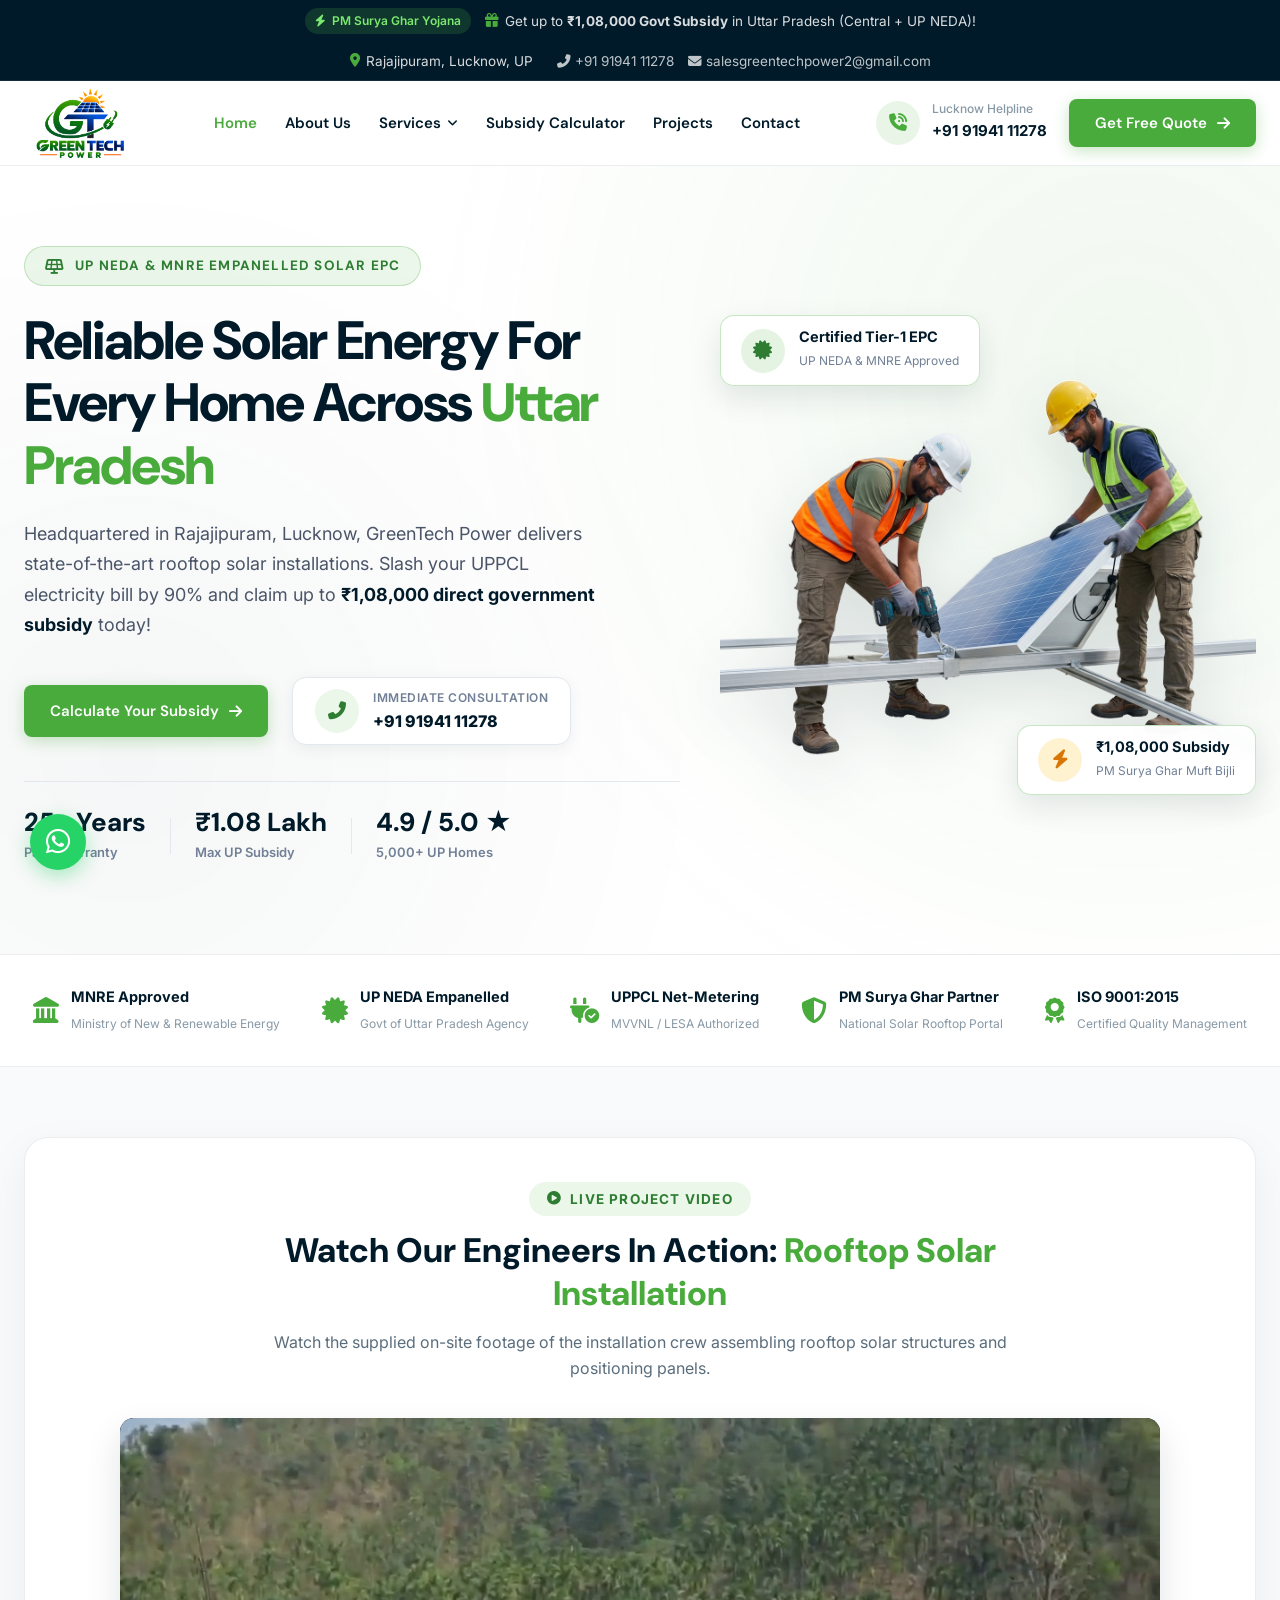
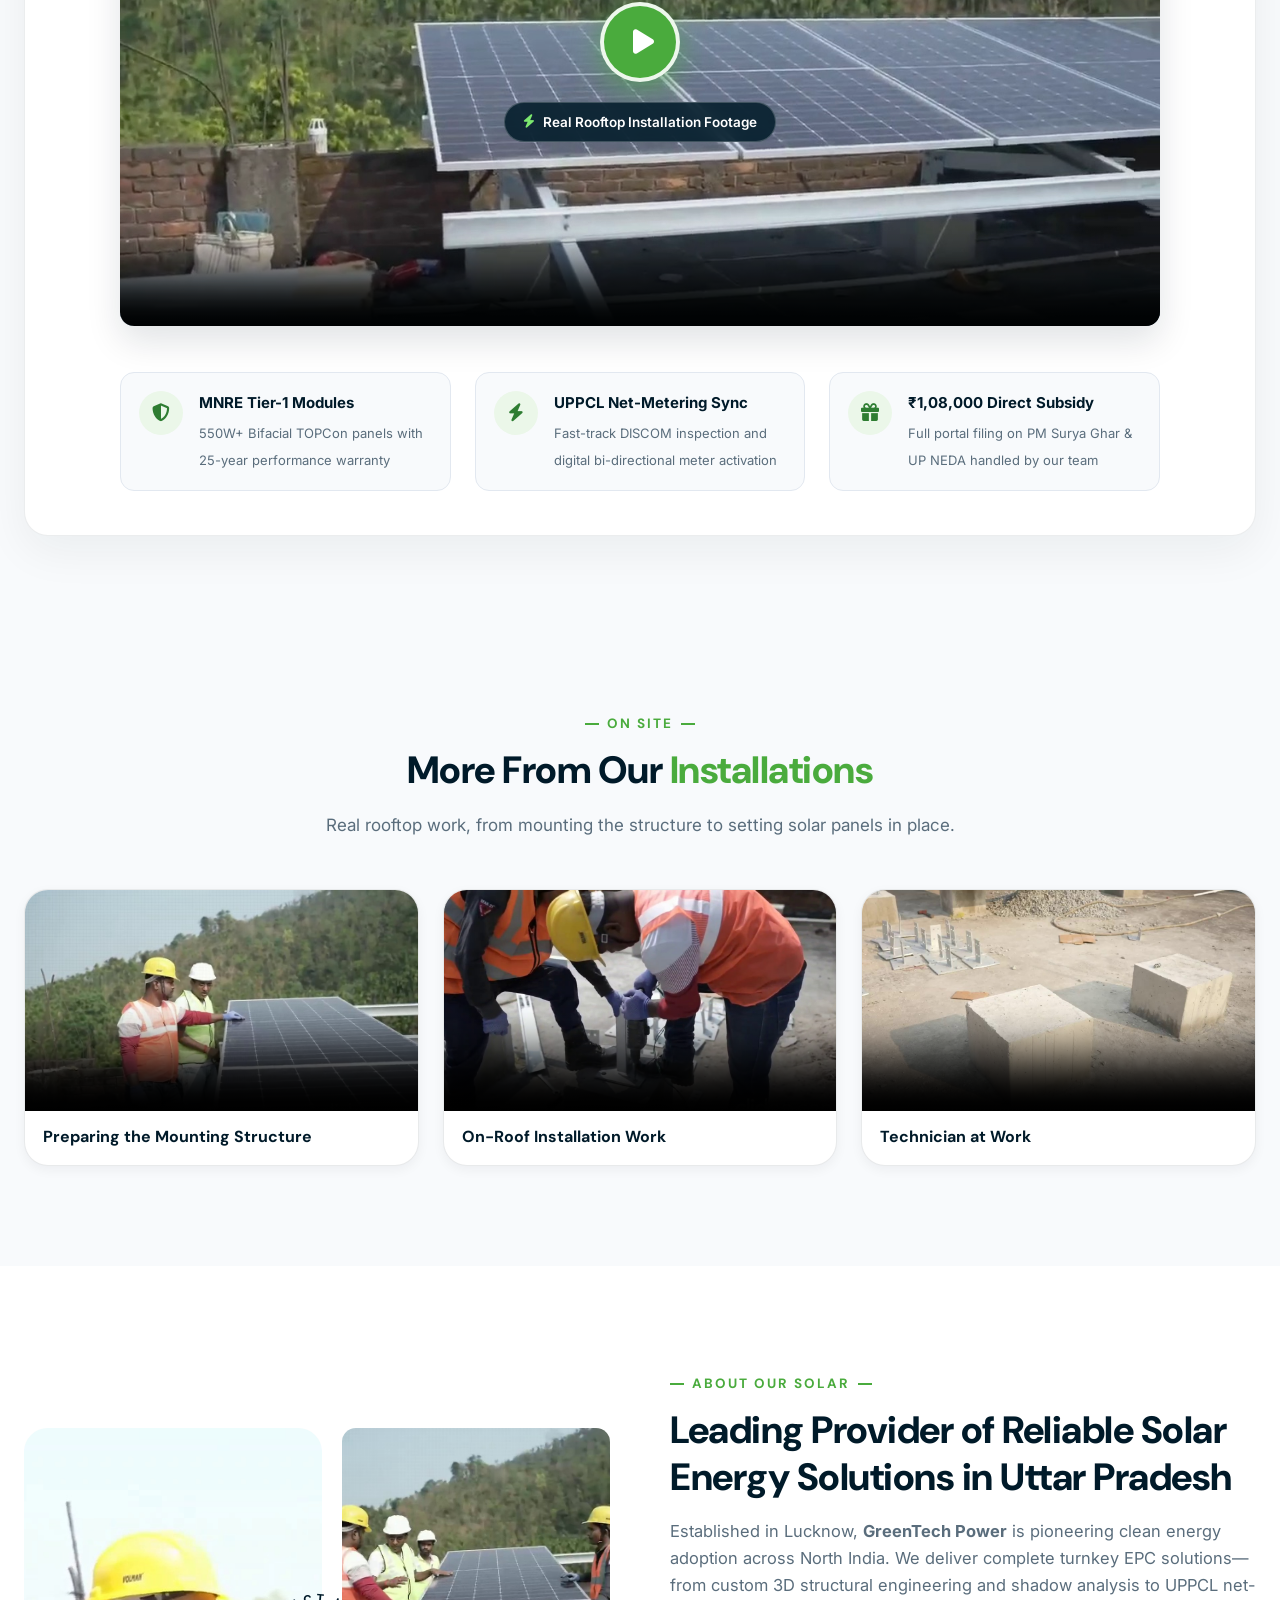
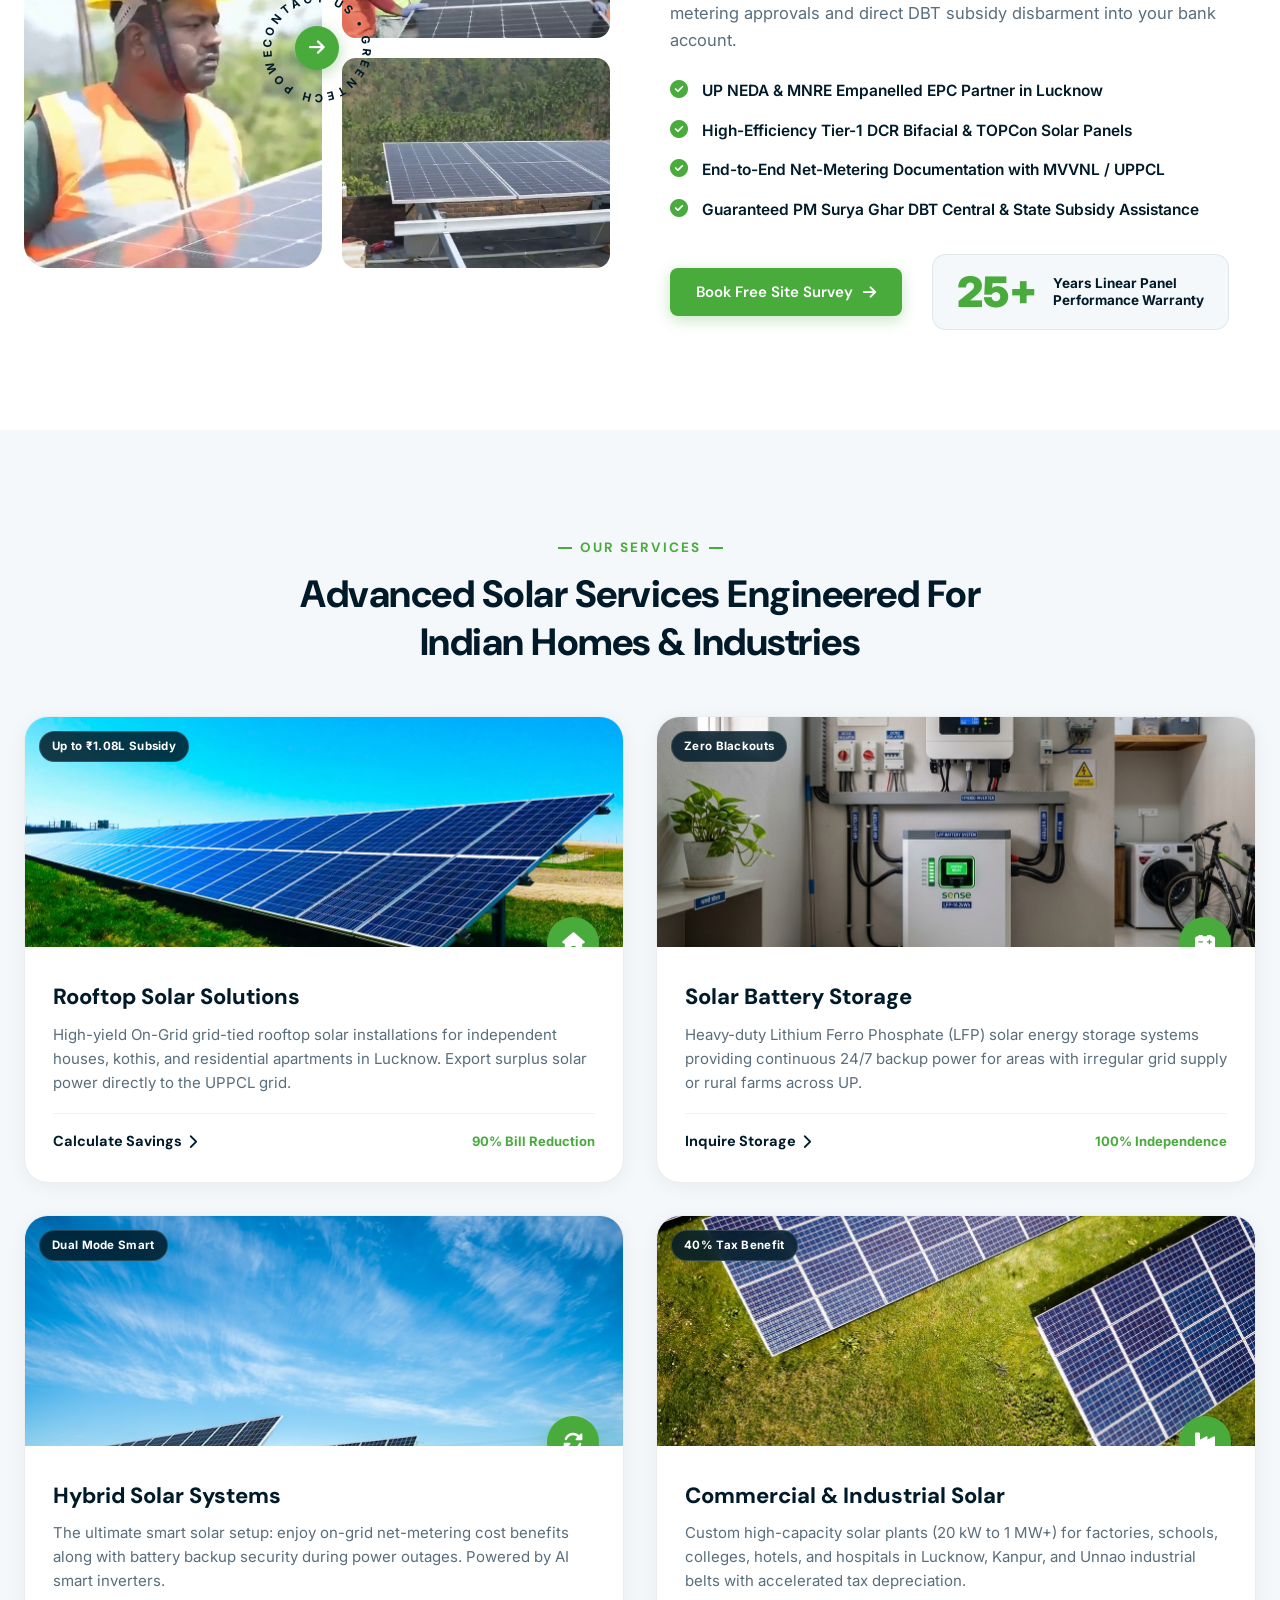
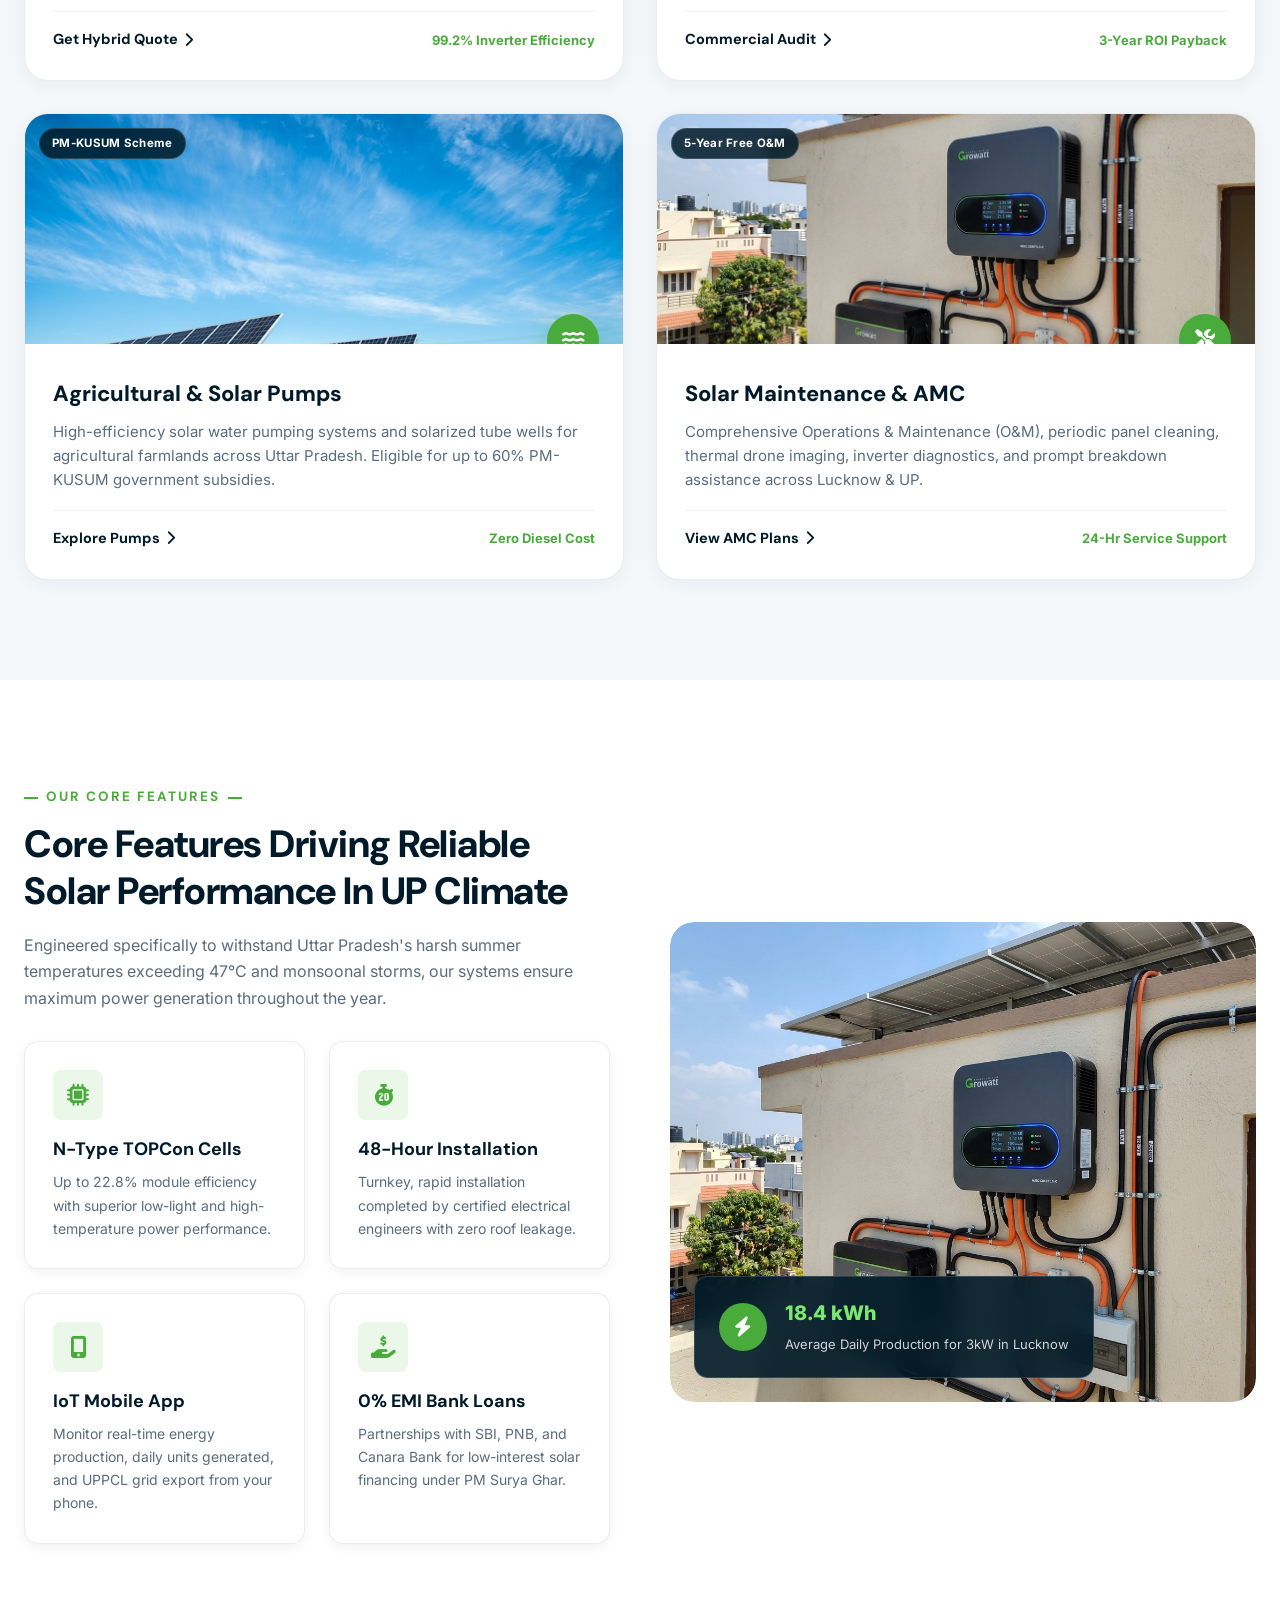
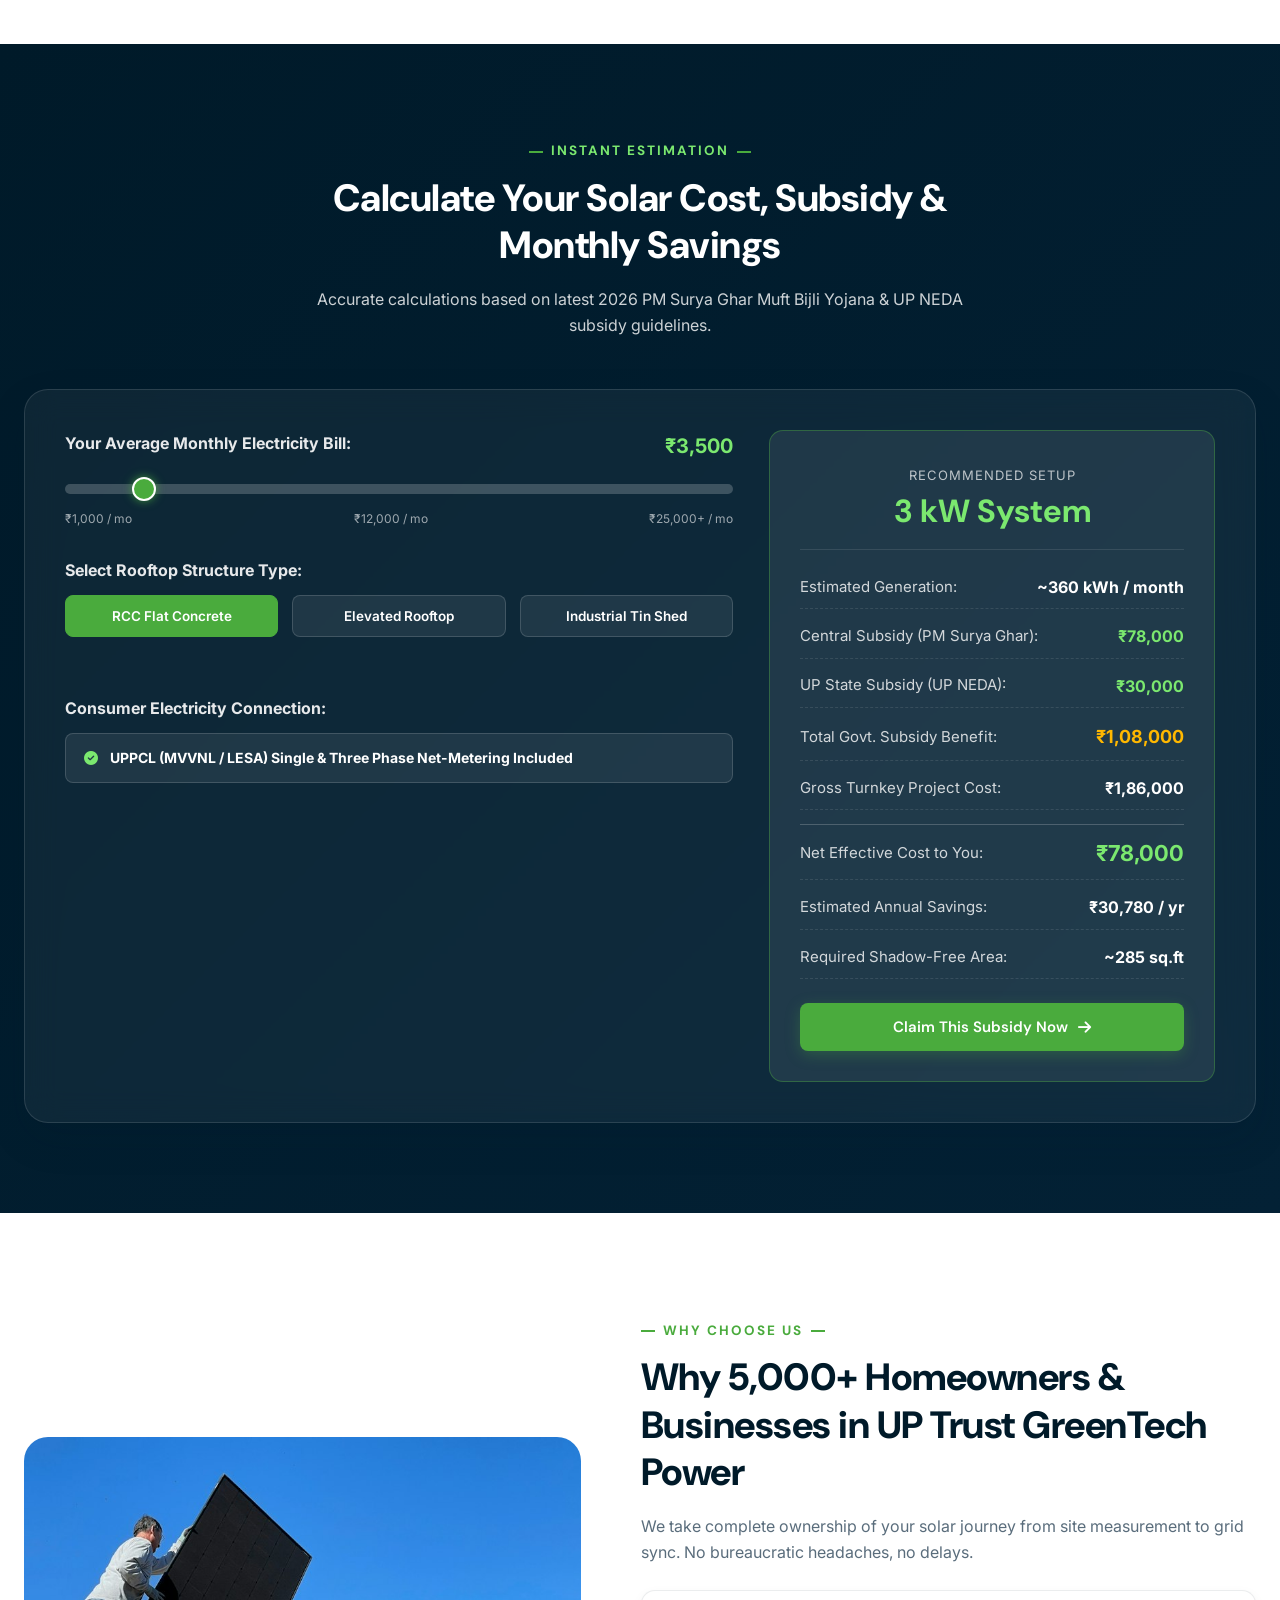
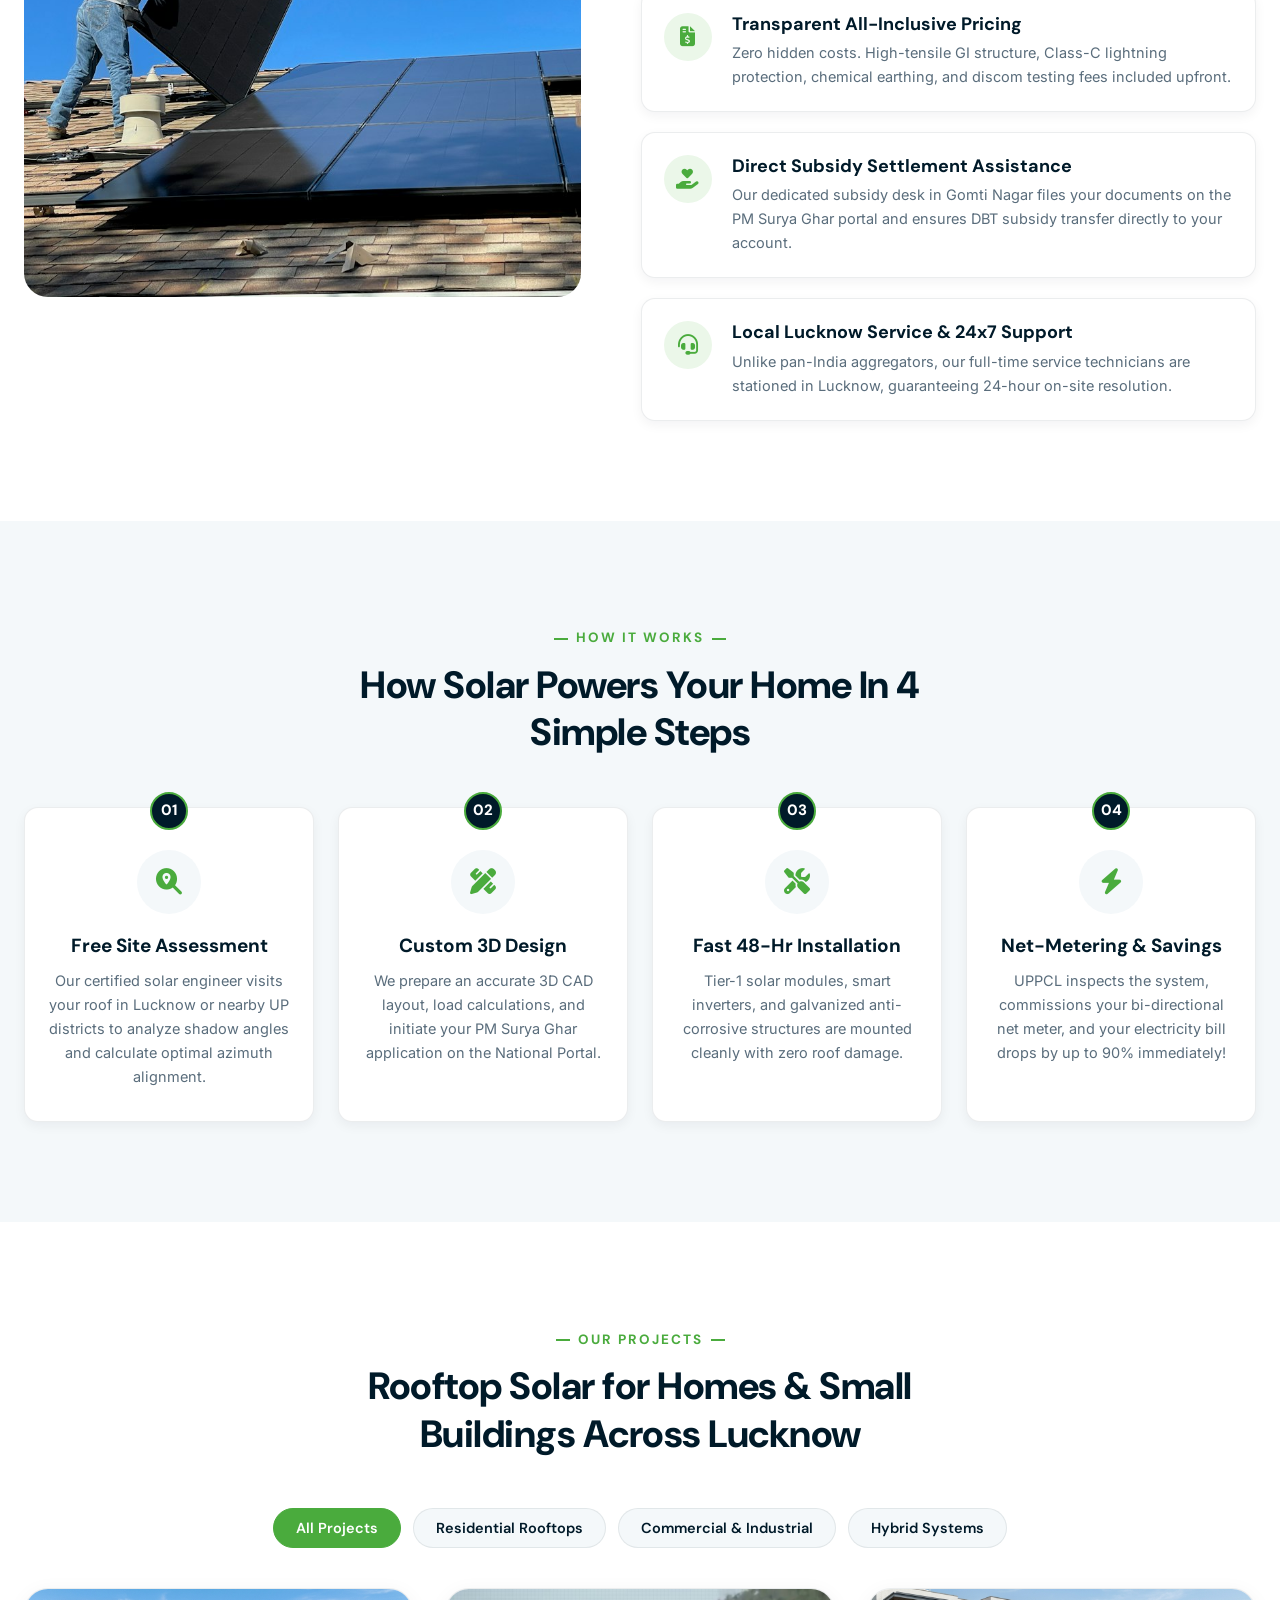
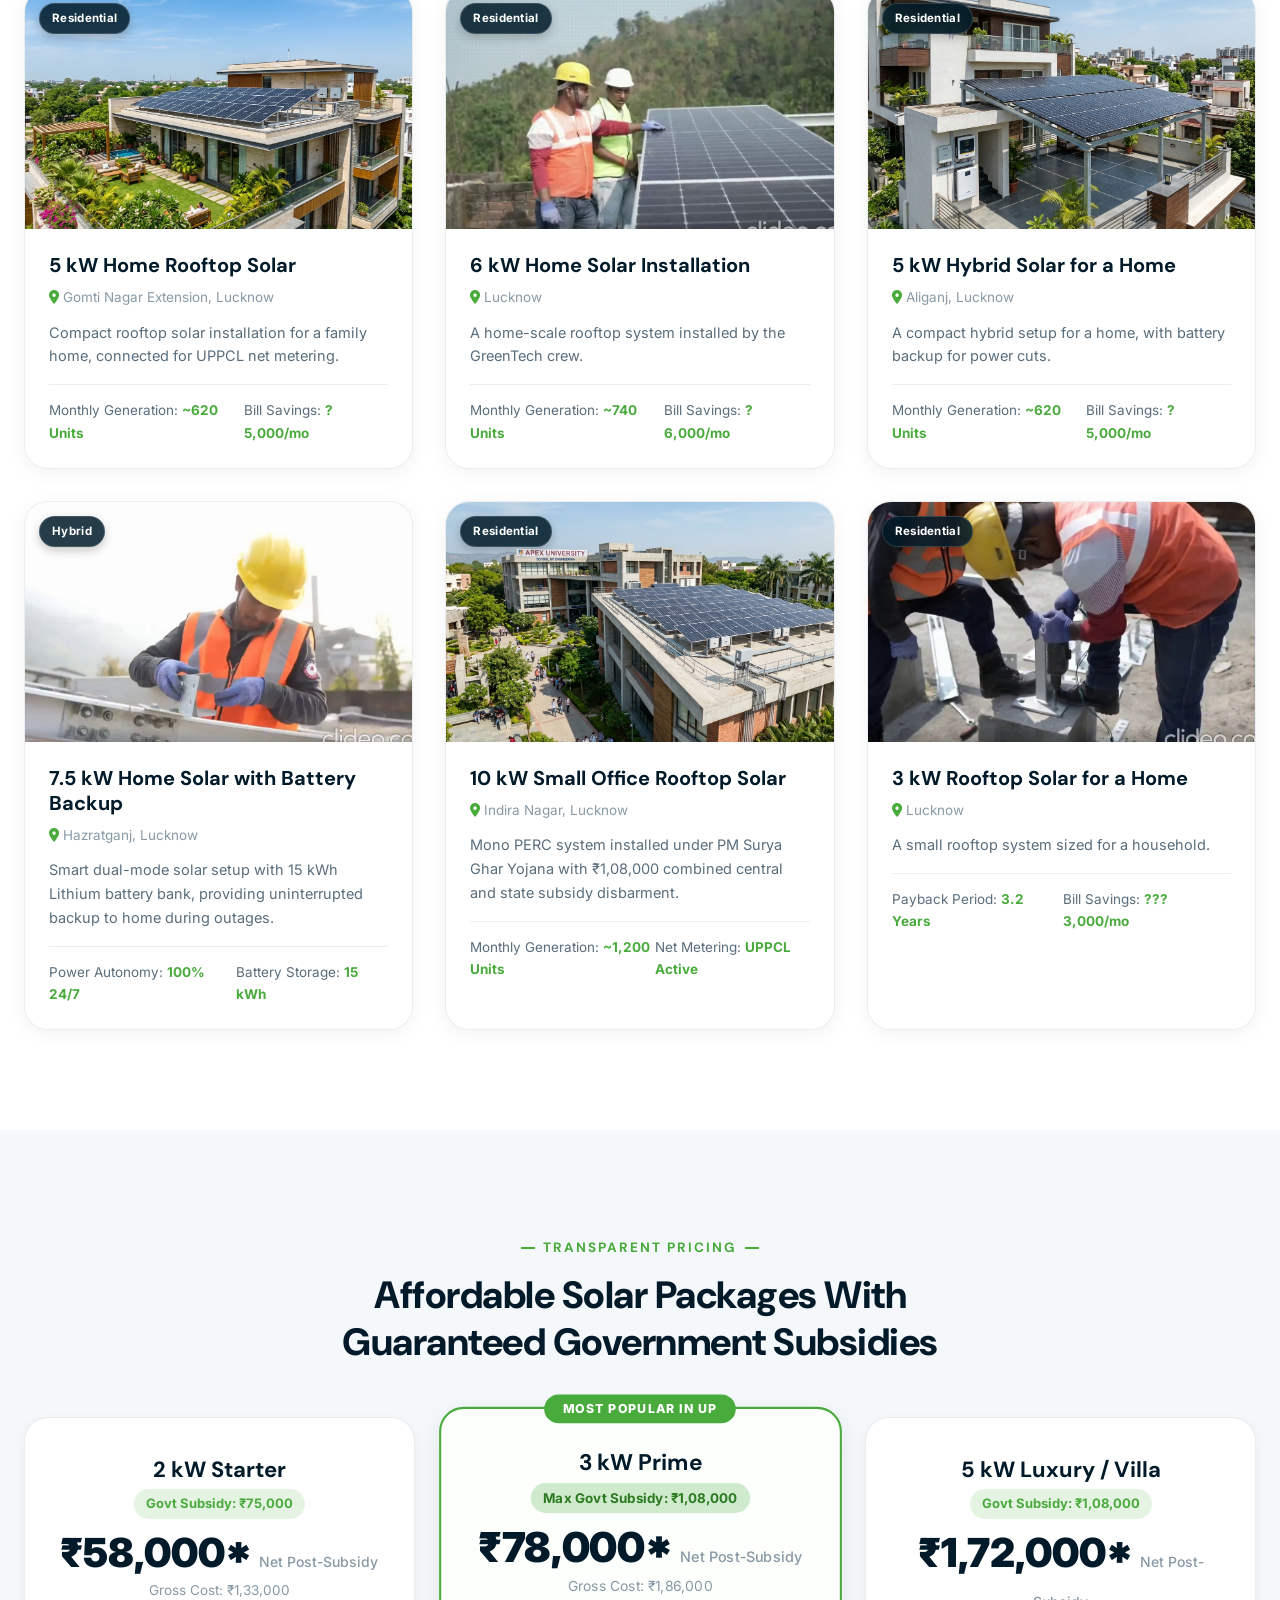
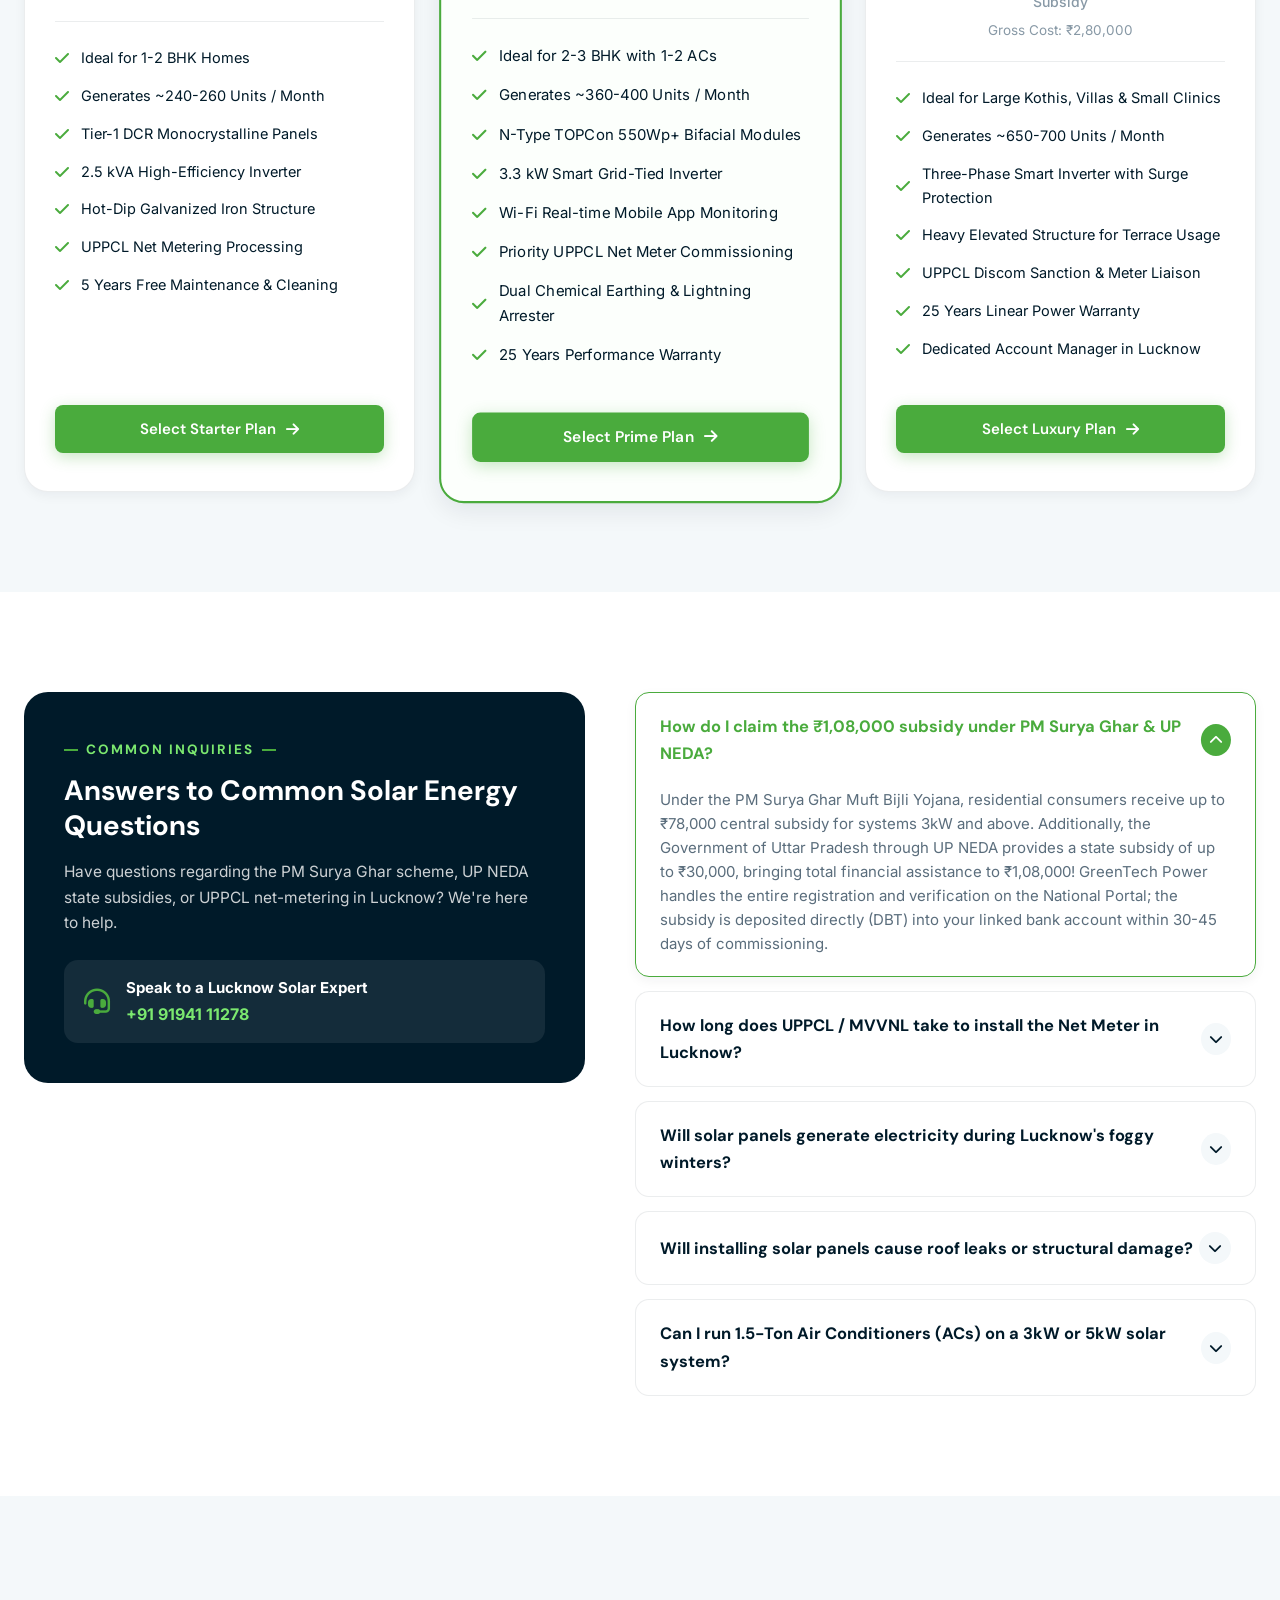
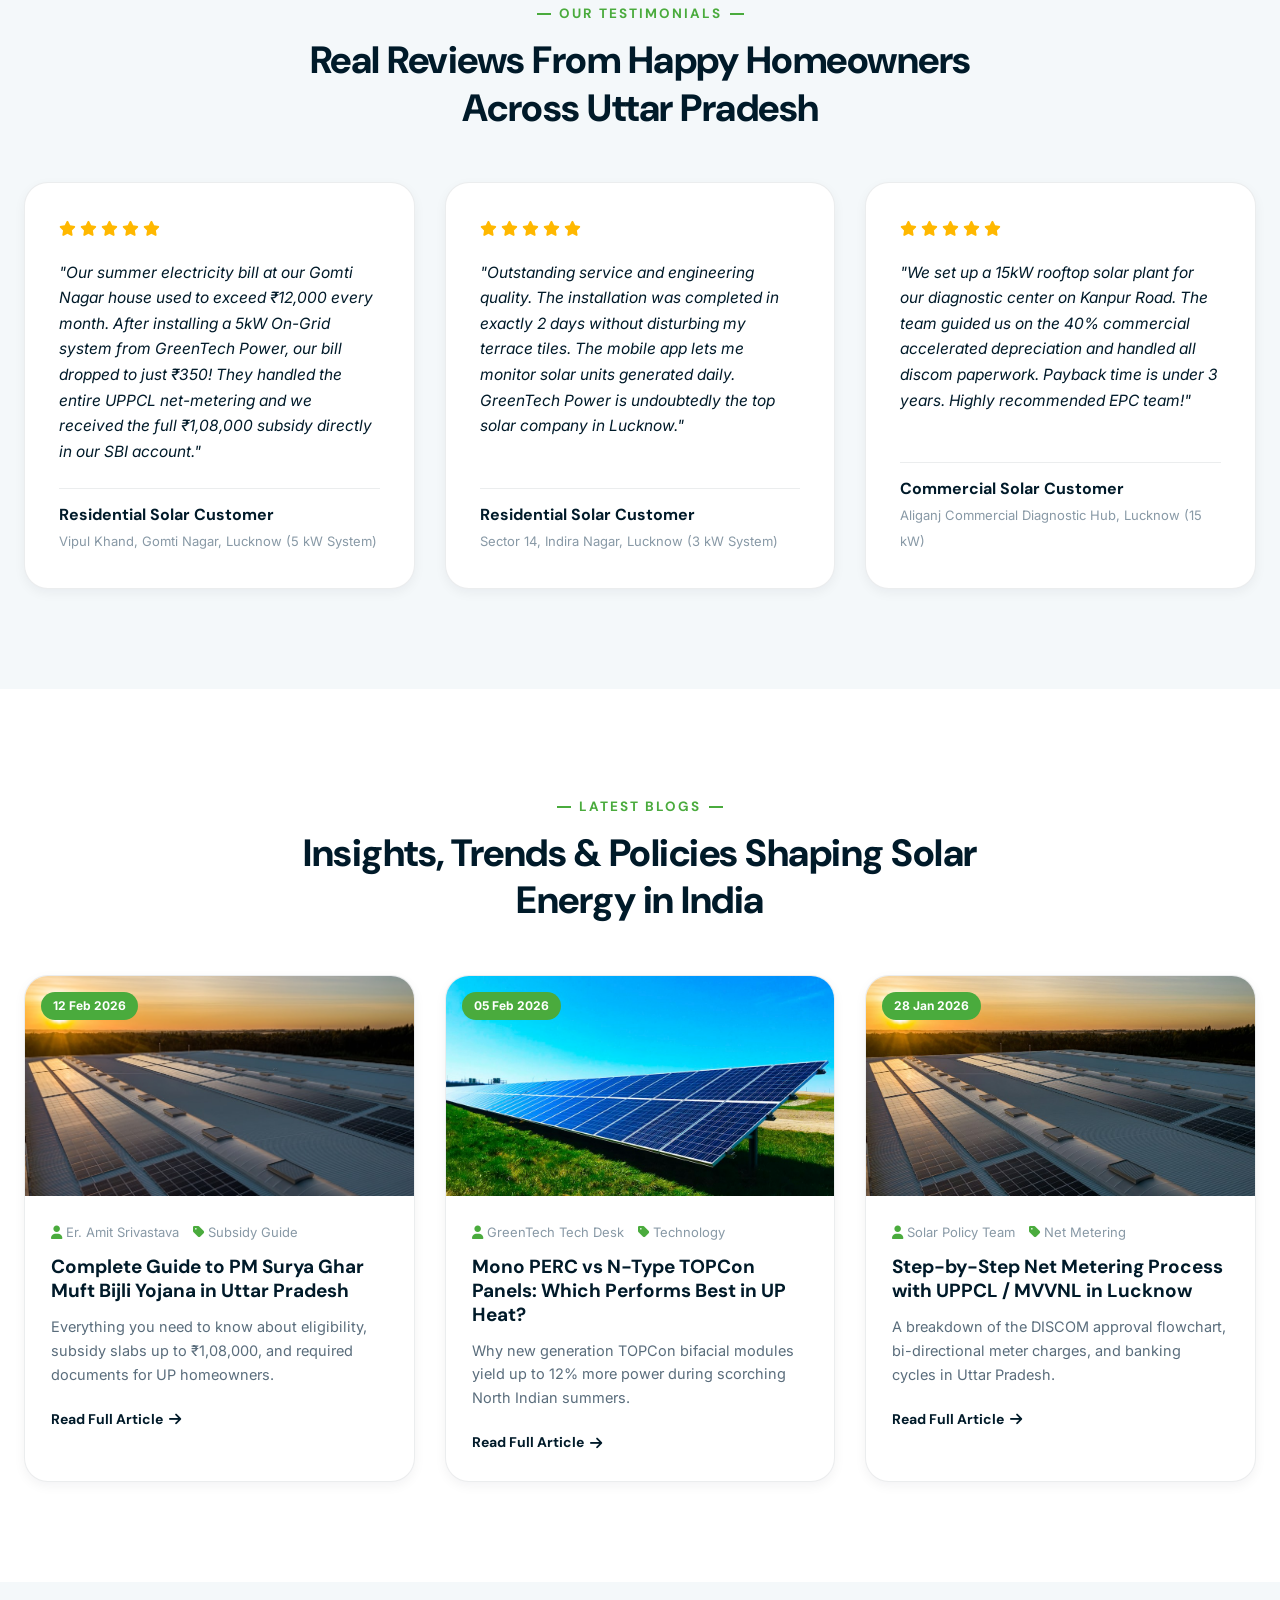
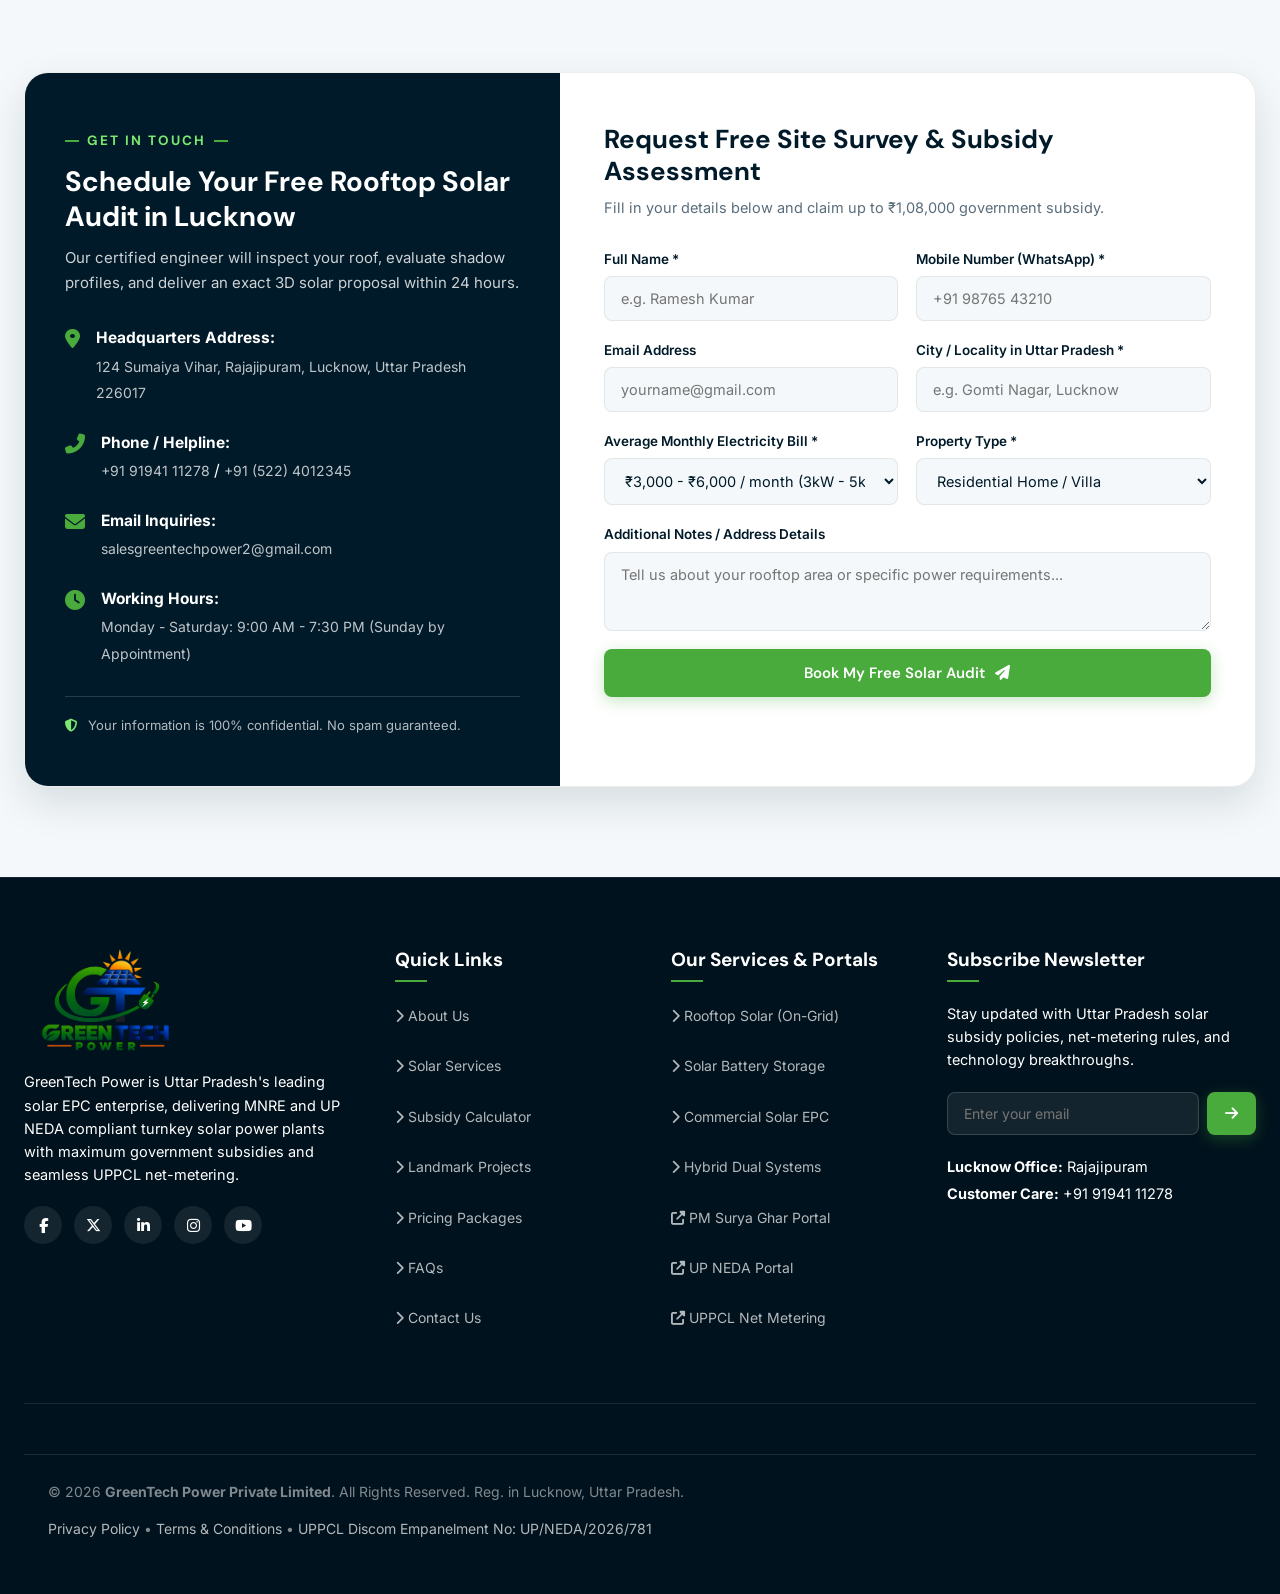
<file: index.html>
<!DOCTYPE html>
<html lang="en">
<head>
  <meta charset="UTF-8">
  <meta name="viewport" content="width=device-width, initial-scale=1.0">
  <title>GreenTech Power | Leading Solar Installation Company in Lucknow, Uttar Pradesh</title>
  <meta name="description" content="GreenTech Power is Uttar Pradesh's premier solar installation company based in Lucknow. Get up to ₹1,08,000 subsidy under PM Surya Ghar & UP NEDA. Turnkey rooftop and commercial solar EPC.">
  <meta name="keywords" content="Solar installation Lucknow, PM Surya Ghar Yojana UP, UP NEDA solar subsidy, Rooftop solar panels Lucknow, Solar EPC company Uttar Pradesh, UPPCL Net Metering">

  <!-- Favicon -->
  <link rel="icon" type="image/svg+xml" href="assets/images/favicon.svg">

  <!-- Google Fonts: Inter & DM Sans -->
  <link rel="preconnect" href="https://fonts.googleapis.com">
  <link rel="preconnect" href="https://fonts.gstatic.com" crossorigin>
  <link href="https://fonts.googleapis.com/css2?family=DM+Sans:ital,opsz,wght@0,9..40,100..1000;1,9..40,100..1000&family=Inter:wght@300;400;500;600;700;800;900&display=swap" rel="stylesheet">

  <!-- FontAwesome Icons -->
  <link rel="stylesheet" href="https://cdnjs.cloudflare.com/ajax/libs/font-awesome/6.5.1/css/all.min.css">

  <!-- Custom Stylesheet -->
  <link rel="stylesheet" href="assets/css/style.css">
</head>
<body>

  <!-- Theme Preloader -->
  <div class="preloader">
    <div class="preloader-spinner">
      <div class="preloader-icon">
        <i class="fas fa-sun"></i>
      </div>
    </div>
  </div>

  <!-- Top Announcement Bar -->
  <div class="topbar">
    <div class="container">
      <div class="topbar-left">
        <span class="topbar-badge">
          <i class="fas fa-bolt"></i> PM Surya Ghar Yojana
        </span>
        <div class="topbar-info">
          <i class="fas fa-gift"></i>
          <span>Get up to <strong>₹1,08,000 Govt Subsidy</strong> in Uttar Pradesh (Central + UP NEDA)!</span>
        </div>
      </div>
      <div class="topbar-right">
        <div class="topbar-info">
          <i class="fas fa-map-marker-alt"></i>
          <span>Rajajipuram, Lucknow, UP</span>
        </div>
        <div class="topbar-links">
          <a href="tel:+919194111278"><i class="fas fa-phone-alt"></i> +91 91941 11278</a>
          <a href="mailto:salesgreentechpower2@gmail.com"><i class="fas fa-envelope"></i> salesgreentechpower2@gmail.com</a>
        </div>
      </div>
    </div>
  </div>

  <!-- Main Sticky Header -->
  <header class="site-header">
    <div class="container">
      <nav class="navbar">
        <!-- Site Logo -->
        <a href="#hero" class="site-logo">
          <img src="assets/images/green-tech-power-logo.png" alt="Green Tech Power" width="158" height="100">
        </a>

        <!-- Desktop Navigation Menu (Streamlined & Clean) -->
        <!-- Desktop Navigation Menu (Multi-Page Architecture) -->
        <ul class="nav-menu">
          <li class="nav-item">
            <a href="index.html" class="nav-link active">Home</a>
          </li>
          <li class="nav-item">
            <a href="about.html" class="nav-link">About Us</a>
          </li>
          <li class="nav-item">
            <a href="services.html" class="nav-link">
              Services <i class="fas fa-angle-down"></i>
            </a>
            <div class="dropdown-menu">
              <a href="services.html#rooftop" class="dropdown-item">Rooftop Solar (On-Grid)</a>
              <a href="services.html#battery" class="dropdown-item">Solar Battery Storage (Off-Grid)</a>
              <a href="services.html#hybrid" class="dropdown-item">Hybrid Solar Systems</a>
              <a href="services.html#commercial" class="dropdown-item">Small Shops &amp; Offices Solar</a>
            </div>
          </li>
          <li class="nav-item">
            <a href="calculator.html" class="nav-link">Subsidy Calculator</a>
          </li>
          <li class="nav-item">
            <a href="projects.html" class="nav-link">Projects</a>
          </li>
          <li class="nav-item">
            <a href="contact.html" class="nav-link">Contact</a>
          </li>
        </ul>

        <!-- Header Actions -->
        <div class="header-actions">
          <div class="header-phone">
            <div class="header-phone-icon">
              <i class="fas fa-phone-volume"></i>
            </div>
            <div class="header-phone-text">
              <span>Lucknow Helpline</span>
              <a href="tel:+919194111278">+91 91941 11278</a>
            </div>
          </div>
          <button class="btn-creative open-modal-btn">
            <span>Get Free Quote</span>
            <i class="fas fa-arrow-right"></i>
          </button>
          <button class="mobile-toggle" aria-label="Toggle navigation">
            <i class="fas fa-bars"></i>
          </button>
        </div>
      </nav>
    </div>
  </header>

  <!-- Hero Section (Clean White Premium Theme) -->
  <section id="hero" class="hero-royal">
    <div class="container">
      <div class="hero-grid">
        <!-- Hero Left Content -->
        <div class="hero-content">
          <div class="hero-tag">
            <i class="fas fa-solar-panel"></i> UP NEDA &amp; MNRE Empanelled Solar EPC
          </div>
          <h1 class="hero-title">
            Reliable Solar Energy For Every Home Across <span>Uttar Pradesh</span>
          </h1>
          <p class="hero-desc">
            Headquartered in Rajajipuram, Lucknow, GreenTech Power delivers state-of-the-art rooftop solar installations. Slash your UPPCL electricity bill by 90% and claim up to <strong>₹1,08,000 direct government subsidy</strong> today!
          </p>
          <div class="hero-cta-group">
            <a href="calculator.html" class="btn-creative">
              <span>Calculate Your Subsidy</span>
              <i class="fas fa-arrow-right"></i>
            </a>
            <a href="tel:+919194111278" class="hero-contact-badge">
              <div class="hero-contact-icon">
                <i class="fas fa-phone-alt"></i>
              </div>
              <div class="hero-contact-details">
                <span>Immediate Consultation</span>
                <strong>+91 91941 11278</strong>
              </div>
            </a>
          </div>

          <!-- Hero Stats Row -->
          <div class="hero-stats-row">
            <div class="hero-stat-card">
              <strong>25+ Years</strong>
              <span>Panel Warranty</span>
            </div>
            <div class="hero-stat-divider"></div>
            <div class="hero-stat-card">
              <strong>₹1.08 Lakh</strong>
              <span>Max UP Subsidy</span>
            </div>
            <div class="hero-stat-divider"></div>
            <div class="hero-stat-card">
              <strong>4.9 / 5.0 ★</strong>
              <span>5,000+ UP Homes</span>
            </div>
          </div>
        </div>

        <!-- Hero Right Big Visual Showcase (100% Transparent PNG Cutout - Team Installing Solar Panels) -->
        <div class="hero-visual-showcase">
          <img src="assets/images/hero-solar-team.png" alt="Indian Solar Engineers Installing Rooftop Solar Panels - GreenTech Power Lucknow" class="hero-solar-team-png">

          <!-- Floating Feature Badges -->
          <div class="hero-float-badge badge-top">
            <div class="badge-icon">
              <i class="fas fa-certificate"></i>
            </div>
            <div class="badge-text">
              <strong>Certified Tier-1 EPC</strong>
              <span>UP NEDA &amp; MNRE Approved</span>
            </div>
          </div>

          <div class="hero-float-badge badge-bottom">
            <div class="badge-icon gold">
              <i class="fas fa-bolt"></i>
            </div>
            <div class="badge-text">
              <strong>₹1,08,000 Subsidy</strong>
              <span>PM Surya Ghar Muft Bijli</span>
            </div>
          </div>
        </div>
      </div>
    </div>
  </section>

  <!-- Accreditation & Compliance Strip -->
  <div class="accreditation-bar">
    <div class="container">
      <div class="accreditation-wrapper">
        <div class="accreditation-item">
          <i class="fas fa-landmark"></i>
          <div class="accreditation-text">
            <strong>MNRE Approved</strong>
            <span>Ministry of New &amp; Renewable Energy</span>
          </div>
        </div>
        <div class="accreditation-item">
          <i class="fas fa-certificate"></i>
          <div class="accreditation-text">
            <strong>UP NEDA Empanelled</strong>
            <span>Govt of Uttar Pradesh Agency</span>
          </div>
        </div>
        <div class="accreditation-item">
          <i class="fas fa-plug-circle-check"></i>
          <div class="accreditation-text">
            <strong>UPPCL Net-Metering</strong>
            <span>MVVNL / LESA Authorized</span>
          </div>
        </div>
        <div class="accreditation-item">
          <i class="fas fa-shield-halved"></i>
          <div class="accreditation-text">
            <strong>PM Surya Ghar Partner</strong>
            <span>National Solar Rooftop Portal</span>
          </div>
        </div>
        <div class="accreditation-item">
          <i class="fas fa-award"></i>
          <div class="accreditation-text">
            <strong>ISO 9001:2015</strong>
            <span>Certified Quality Management</span>
          </div>
        </div>
      </div>
    </div>
  </div>

  <!-- Featured Solar Installation Video Showcase Card Section -->
  <section class="section video-section" style="padding: 70px 0; background: #F8FAFC;">
    <div class="container">
      <div class="video-showcase-card">
        <div class="video-card-header">
          <div class="video-card-tag"><i class="fas fa-play-circle"></i> Live Project Video</div>
          <h2 class="video-card-title">Watch Our Engineers In Action: <span>Rooftop Solar Installation</span></h2>
          <p class="video-card-subtitle">
            Watch the supplied on-site footage of the installation crew assembling rooftop solar structures and positioning panels.
          </p>
        </div>

        <div class="video-card-media-wrapper">
          <video id="solarInstallVideo" class="solar-main-video" controls poster="assets/images/install-photo-structure.jpg" preload="metadata">
            <source src="assets/videos/installation-02.mp4" type="video/mp4">
            Your browser does not support HTML5 video.
          </video>
          <div class="video-custom-overlay" id="videoOverlay">
            <button class="video-custom-play-btn" id="playVideoBtn" aria-label="Play Solar Video">
              <i class="fas fa-play"></i>
            </button>
            <div class="video-badge-pill">
              <i class="fas fa-bolt"></i> Real Rooftop Installation Footage</div>
          </div>
        </div>

        <div class="video-features-row">
          <div class="v-feat-item">
            <div class="v-feat-icon"><i class="fas fa-shield-alt"></i></div>
            <div class="v-feat-text">
              <strong>MNRE Tier-1 Modules</strong>
              <span>550W+ Bifacial TOPCon panels with 25-year performance warranty</span>
            </div>
          </div>
          <div class="v-feat-item">
            <div class="v-feat-icon"><i class="fas fa-bolt"></i></div>
            <div class="v-feat-text">
              <strong>UPPCL Net-Metering Sync</strong>
              <span>Fast-track DISCOM inspection and digital bi-directional meter activation</span>
            </div>
          </div>
          <div class="v-feat-item">
            <div class="v-feat-icon"><i class="fas fa-gift"></i></div>
            <div class="v-feat-text">
              <strong>₹1,08,000 Direct Subsidy</strong>
              <span>Full portal filing on PM Surya Ghar &amp; UP NEDA handled by our team</span>
            </div>
          </div>
        </div>
      </div>
    </div>
  </section>

  <!-- Real installation clips supplied by the GreenTech Power team -->
  <section class="section installation-clips-section">
    <div class="container">
      <div class="section-header text-center">
        <div class="section-subtitle">On Site</div>
        <h2 class="section-title">More From Our <span>Installations</span></h2>
        <p class="section-desc">Real rooftop work, from mounting the structure to setting solar panels in place.</p>
      </div>
      <div class="installation-video-grid installation-video-grid-home">
        <article class="installation-video-card">
          <video controls preload="none" poster="assets/images/install-workers-rails.jpg" aria-label="Solar crew preparing rooftop mounting structure">
            <source src="assets/videos/installation-01.mp4" type="video/mp4">
          </video>
          <h3>Preparing the Mounting Structure</h3>
        </article>
        <article class="installation-video-card">
          <video controls preload="none" poster="assets/images/install-panel-mounting.jpg" aria-label="Solar installers mounting rooftop equipment">
            <source src="assets/videos/installation-03.mp4" type="video/mp4">
          </video>
          <h3>On-Roof Installation Work</h3>
        </article>
        <article class="installation-video-card">
          <video controls preload="none" poster="assets/images/install-technician.jpg" aria-label="Technician working on a rooftop solar installation">
            <source src="assets/videos/installation-11.mp4" type="video/mp4">
          </video>
          <h3>Technician at Work</h3>
        </article>
      </div>
    </div>
  </section>

  <!-- About Our Solar Section (Sunex 3-Image Royal Layout + Spinning Circular Badge) -->
  <section id="about" class="section">
    <div class="container">
      <div class="about-grid">
        <!-- 3-Image Royal Layout with Spinning Circular Badge -->
        <div class="about-images-cluster">
          <div class="about-img-main at-shiny-glass-effect">
            <img src="assets/images/install-photo-worker.jpg" alt="Solar technician installing panels on a rooftop" width="380" height="440">
          </div>
          <div class="about-img-stack">
            <div class="about-img-sub at-shiny-glass-effect">
              <img src="assets/images/install-photo-team.jpg" alt="Solar installation crew working on a residential rooftop" width="280" height="210">
            </div>
            <div class="about-img-sub at-shiny-glass-effect">
              <img src="assets/images/install-photo-structure.jpg" alt="Solar panels mounted on a small rooftop structure" width="280" height="210">
            </div>
          </div>
          <!-- Spinning Circular SVG Badge -->
          <div class="spinning-badge-wrapper">
            <div class="spinning-badge">
              <svg viewBox="0 0 100 100" width="100" height="100">
                <defs>
                  <path id="circlePath" d="M 50, 50 m -38, 0 a 38,38 0 1,1 76,0 a 38,38 0 1,1 -76,0"/>
                </defs>
                <text font-size="9.5" font-family="'Inter', sans-serif" font-weight="700" fill="#001A29" letter-spacing="2.8">
                  <textPath href="#circlePath">
                    CONTACT US • GREENTECH POWER • LUCKNOW •
                  </textPath>
                </text>
              </svg>
            </div>
            <div class="spinning-badge-center">
              <i class="fas fa-arrow-right"></i>
            </div>
          </div>
        </div>

        <!-- About Content -->
        <div class="about-content">
          <div class="section-subtitle">About Our Solar</div>
          <h2 class="section-title">
            Leading Provider of Reliable Solar Energy Solutions in Uttar Pradesh
          </h2>
          <p>
            Established in Lucknow, <strong>GreenTech Power</strong> is pioneering clean energy adoption across North India. We deliver complete turnkey EPC solutions—from custom 3D structural engineering and shadow analysis to UPPCL net-metering approvals and direct DBT subsidy disbarment into your bank account.
          </p>
          <div class="feature-checklist">
            <div class="feature-check-item">
              <i class="fas fa-check-circle"></i>
              <span>UP NEDA &amp; MNRE Empanelled EPC Partner in Lucknow</span>
            </div>
            <div class="feature-check-item">
              <i class="fas fa-check-circle"></i>
              <span>High-Efficiency Tier-1 DCR Bifacial &amp; TOPCon Solar Panels</span>
            </div>
            <div class="feature-check-item">
              <i class="fas fa-check-circle"></i>
              <span>End-to-End Net-Metering Documentation with MVVNL / UPPCL</span>
            </div>
            <div class="feature-check-item">
              <i class="fas fa-check-circle"></i>
              <span>Guaranteed PM Surya Ghar DBT Central &amp; State Subsidy Assistance</span>
            </div>
          </div>
          <div class="about-action-row">
            <button class="btn-creative open-modal-btn">
              <span>Book Free Site Survey</span>
              <i class="fas fa-arrow-right"></i>
            </button>
            <div class="counter-box-royal">
              <div class="counter-number" data-target="25">25+</div>
              <div class="counter-title">Years Linear Panel<br>Performance Warranty</div>
            </div>
          </div>
        </div>
      </div>
    </div>
  </section>

  <!-- Our Services Section (Sunex Style Cards with Zoom Hover) -->
  <section id="services" class="section section-bg-light">
    <div class="container">
      <div class="section-header text-center">
        <div class="section-subtitle">Our Services</div>
        <h2 class="section-title">
          Advanced Solar Services Engineered For Indian Homes &amp; Industries
        </h2>
      </div>

      <div class="services-grid">
        <!-- Service 1 -->
        <div class="service-card">
          <div class="service-card-media at-shiny-glass-effect">
            <img src="assets/images/service-rooftop.jpg" alt="Rooftop Solar Solutions Lucknow" width="400" height="230">
            <span class="service-badge">Up to ₹1.08L Subsidy</span>
            <div class="service-icon-box">
              <i class="fas fa-home"></i>
            </div>
          </div>
          <div class="service-card-body">
            <h3>Rooftop Solar Solutions</h3>
            <p>
              High-yield On-Grid grid-tied rooftop solar installations for independent houses, kothis, and residential apartments in Lucknow. Export surplus solar power directly to the UPPCL grid.
            </p>
            <div class="service-card-footer">
              <a href="calculator.html" class="service-link">
                <span>Calculate Savings</span>
                <i class="fas fa-chevron-right"></i>
              </a>
              <span style="font-size: 13px; font-weight: 700; color: #4AAB3D;">90% Bill Reduction</span>
            </div>
          </div>
        </div>

        <!-- Service 2 -->
        <div class="service-card">
          <div class="service-card-media at-shiny-glass-effect">
            <img src="assets/images/service-battery.jpg" alt="Solar Battery Storage Uttar Pradesh" width="400" height="230">
            <span class="service-badge">Zero Blackouts</span>
            <div class="service-icon-box">
              <i class="fas fa-car-battery"></i>
            </div>
          </div>
          <div class="service-card-body">
            <h3>Solar Battery Storage</h3>
            <p>
              Heavy-duty Lithium Ferro Phosphate (LFP) solar energy storage systems providing continuous 24/7 backup power for areas with irregular grid supply or rural farms across UP.
            </p>
            <div class="service-card-footer">
              <a href="services.html#battery" class="service-link">
                <span>Inquire Storage</span>
                <i class="fas fa-chevron-right"></i>
              </a>
              <span style="font-size: 13px; font-weight: 700; color: #4AAB3D;">100% Independence</span>
            </div>
          </div>
        </div>

        <!-- Service 3 -->
        <div class="service-card">
          <div class="service-card-media at-shiny-glass-effect">
            <img src="assets/images/service-hybrid.jpg" alt="Hybrid Solar Systems Lucknow" width="400" height="230">
            <span class="service-badge">Dual Mode Smart</span>
            <div class="service-icon-box">
              <i class="fas fa-sync-alt"></i>
            </div>
          </div>
          <div class="service-card-body">
            <h3>Hybrid Solar Systems</h3>
            <p>
              The ultimate smart solar setup: enjoy on-grid net-metering cost benefits along with battery backup security during power outages. Powered by AI smart inverters.
            </p>
            <div class="service-card-footer">
              <a href="services.html#hybrid" class="service-link">
                <span>Get Hybrid Quote</span>
                <i class="fas fa-chevron-right"></i>
              </a>
              <span style="font-size: 13px; font-weight: 700; color: #4AAB3D;">99.2% Inverter Efficiency</span>
            </div>
          </div>
        </div>

        <!-- Service 4 -->
        <div class="service-card">
          <div class="service-card-media at-shiny-glass-effect">
            <img src="assets/images/service-commercial.jpg" alt="Commercial Solar Installation Lucknow" width="400" height="230">
            <span class="service-badge">40% Tax Benefit</span>
            <div class="service-icon-box">
              <i class="fas fa-industry"></i>
            </div>
          </div>
          <div class="service-card-body">
            <h3>Commercial &amp; Industrial Solar</h3>
            <p>
              Custom high-capacity solar plants (20 kW to 1 MW+) for factories, schools, colleges, hotels, and hospitals in Lucknow, Kanpur, and Unnao industrial belts with accelerated tax depreciation.
            </p>
            <div class="service-card-footer">
              <a href="services.html#commercial" class="service-link">
                <span>Commercial Audit</span>
                <i class="fas fa-chevron-right"></i>
              </a>
              <span style="font-size: 13px; font-weight: 700; color: #4AAB3D;">3-Year ROI Payback</span>
            </div>
          </div>
        </div>

        <!-- Service 5 -->
        <div class="service-card">
          <div class="service-card-media at-shiny-glass-effect">
            <img src="assets/images/about-1.jpg" alt="Solar Water Pump Solutions UP" width="400" height="230">
            <span class="service-badge">PM-KUSUM Scheme</span>
            <div class="service-icon-box">
              <i class="fas fa-water"></i>
            </div>
          </div>
          <div class="service-card-body">
            <h3>Agricultural &amp; Solar Pumps</h3>
            <p>
              High-efficiency solar water pumping systems and solarized tube wells for agricultural farmlands across Uttar Pradesh. Eligible for up to 60% PM-KUSUM government subsidies.
            </p>
            <div class="service-card-footer">
              <a href="services.html" class="service-link">
                <span>Explore Pumps</span>
                <i class="fas fa-chevron-right"></i>
              </a>
              <span style="font-size: 13px; font-weight: 700; color: #4AAB3D;">Zero Diesel Cost</span>
            </div>
          </div>
        </div>

        <!-- Service 6 -->
        <div class="service-card">
          <div class="service-card-media at-shiny-glass-effect">
            <img src="assets/images/core-features.jpg" alt="Solar Maintenance Lucknow" width="400" height="230">
            <span class="service-badge">5-Year Free O&amp;M</span>
            <div class="service-icon-box">
              <i class="fas fa-tools"></i>
            </div>
          </div>
          <div class="service-card-body">
            <h3>Solar Maintenance &amp; AMC</h3>
            <p>
              Comprehensive Operations &amp; Maintenance (O&amp;M), periodic panel cleaning, thermal drone imaging, inverter diagnostics, and prompt breakdown assistance across Lucknow &amp; UP.
            </p>
            <div class="service-card-footer">
              <a href="contact.html" class="service-link">
                <span>View AMC Plans</span>
                <i class="fas fa-chevron-right"></i>
              </a>
              <span style="font-size: 13px; font-weight: 700; color: #4AAB3D;">24-Hr Service Support</span>
            </div>
          </div>
        </div>
      </div>
    </div>
  </section>

  <!-- Our Core Features Section -->
  <section id="features" class="section">
    <div class="container">
      <div class="features-grid">
        <!-- Feature Left Content -->
        <div class="features-content">
          <div class="section-subtitle">Our Core Features</div>
          <h2 class="section-title">
            Core Features Driving Reliable Solar Performance In UP Climate
          </h2>
          <p style="margin-bottom: 30px;">
            Engineered specifically to withstand Uttar Pradesh's harsh summer temperatures exceeding 47°C and monsoonal storms, our systems ensure maximum power generation throughout the year.
          </p>

          <div class="features-list">
            <div class="feature-box">
              <div class="feature-box-icon">
                <i class="fas fa-microchip"></i>
              </div>
              <h4>N-Type TOPCon Cells</h4>
              <p>Up to 22.8% module efficiency with superior low-light and high-temperature power performance.</p>
            </div>
            <div class="feature-box">
              <div class="feature-box-icon">
                <i class="fas fa-stopwatch-20"></i>
              </div>
              <h4>48-Hour Installation</h4>
              <p>Turnkey, rapid installation completed by certified electrical engineers with zero roof leakage.</p>
            </div>
            <div class="feature-box">
              <div class="feature-box-icon">
                <i class="fas fa-mobile-alt"></i>
              </div>
              <h4>IoT Mobile App</h4>
              <p>Monitor real-time energy production, daily units generated, and UPPCL grid export from your phone.</p>
            </div>
            <div class="feature-box">
              <div class="feature-box-icon">
                <i class="fas fa-hand-holding-dollar"></i>
              </div>
              <h4>0% EMI Bank Loans</h4>
              <p>Partnerships with SBI, PNB, and Canara Bank for low-interest solar financing under PM Surya Ghar.</p>
            </div>
          </div>
        </div>

        <!-- Feature Right Visual -->
        <div class="features-visual at-shiny-glass-effect">
          <img src="assets/images/core-features.jpg" alt="High Performance Solar Inverter Lucknow" width="560" height="480">
          <div class="floating-stat-box">
            <div class="floating-stat-icon">
              <i class="fas fa-bolt"></i>
            </div>
            <div class="floating-stat-text">
              <strong>18.4 kWh</strong>
              <span>Average Daily Production for 3kW in Lucknow</span>
            </div>
          </div>
        </div>
      </div>
    </div>
  </section>

  <!-- Interactive Solar Subsidy & Savings Calculator (PM Surya Ghar + UP NEDA) -->
  <section id="calculator" class="calculator-section">
    <div class="container">
      <div class="section-header text-center">
        <div class="section-subtitle" style="color: #7BE86F;">Instant Estimation</div>
        <h2 class="section-title" style="color: #FFF;">
          Calculate Your Solar Cost, Subsidy &amp; Monthly Savings
        </h2>
        <p style="color: rgba(255, 255, 255, 0.8); font-size: 16px; margin-top: 10px;">
          Accurate calculations based on latest 2026 PM Surya Ghar Muft Bijli Yojana &amp; UP NEDA subsidy guidelines.
        </p>
      </div>

      <div class="calculator-card">
        <div class="calc-grid">
          <!-- Inputs Column -->
          <div class="calc-inputs">
            <div class="calc-form-group">
              <label for="billSlider">
                <span>Your Average Monthly Electricity Bill:</span>
                <span class="value-highlight" id="billDisplay">₹3,500</span>
              </label>
              <input type="range" id="billSlider" class="calc-slider" min="1000" max="25000" step="500" value="3500">
              <div style="display: flex; justify-content: space-between; font-size: 12px; color: rgba(255,255,255,0.6); margin-top: 8px;">
                <span>₹1,000 / mo</span>
                <span>₹12,000 / mo</span>
                <span>₹25,000+ / mo</span>
              </div>
            </div>

            <div class="calc-form-group">
              <label>Select Rooftop Structure Type:</label>
              <div class="calc-options-grid">
                <button type="button" class="roof-btn active">RCC Flat Concrete</button>
                <button type="button" class="roof-btn">Elevated Rooftop</button>
                <button type="button" class="roof-btn">Industrial Tin Shed</button>
              </div>
            </div>

            <div class="calc-form-group">
              <label>Consumer Electricity Connection:</label>
              <div style="background: rgba(255,255,255,0.08); padding: 12px 18px; border-radius: 8px; font-size: 14px; border: 1px solid rgba(255,255,255,0.15);">
                <i class="fas fa-check-circle" style="color: #7BE86F; margin-right: 8px;"></i>
                <strong>UPPCL (MVVNL / LESA) Single &amp; Three Phase Net-Metering Included</strong>
              </div>
            </div>
          </div>

          <!-- Results Column -->
          <div class="calc-results-card">
            <div class="calc-results-header">
              <span>Recommended Setup</span>
              <h3 id="calcCapacity">3 kW System</h3>
            </div>
            <div class="calc-data-list">
              <div class="calc-data-row">
                <span>Estimated Generation:</span>
                <strong id="calcMonthlyUnits">~360 kWh / month</strong>
              </div>
              <div class="calc-data-row">
                <span>Central Subsidy (PM Surya Ghar):</span>
                <strong style="color: #7BE86F;" id="calcCentralSubsidy">₹78,000</strong>
              </div>
              <div class="calc-data-row">
                <span>UP State Subsidy (UP NEDA):</span>
                <strong style="color: #7BE86F;" id="calcStateSubsidy">₹30,000</strong>
              </div>
              <div class="calc-data-row highlight">
                <span>Total Govt. Subsidy Benefit:</span>
                <strong id="calcTotalSubsidy">₹1,08,000</strong>
              </div>
              <div class="calc-data-row">
                <span>Gross Turnkey Project Cost:</span>
                <strong id="calcGrossCost">₹1,86,000</strong>
              </div>
              <div class="calc-data-row highlight" style="border-top: 1px solid rgba(255,255,255,0.2); padding-top: 10px;">
                <span>Net Effective Cost to You:</span>
                <strong style="font-size: 22px; color: #7BE86F;" id="calcNetCost">₹78,000</strong>
              </div>
              <div class="calc-data-row">
                <span>Estimated Annual Savings:</span>
                <strong id="calcAnnualSavings">₹38,640 / yr</strong>
              </div>
              <div class="calc-data-row">
                <span>Required Shadow-Free Area:</span>
                <strong id="calcRoofArea">~285 sq.ft</strong>
              </div>
            </div>
            <button class="btn-creative open-modal-btn" style="width: 100%;">
              <span>Claim This Subsidy Now</span>
              <i class="fas fa-arrow-right"></i>
            </button>
          </div>
        </div>
      </div>
    </div>
  </section>

  <!-- Why Choose Us Section -->
  <section class="section">
    <div class="container">
      <div class="why-choose-grid">
        <!-- Visual -->
        <div class="why-choose-visual at-shiny-glass-effect">
          <img src="assets/images/why-choose-us.png" alt="Why Choose GreenTech Power Lucknow" width="540" height="460">
        </div>

        <!-- Content & Cards -->
        <div class="why-choose-content">
          <div class="section-subtitle">Why Choose Us</div>
          <h2 class="section-title">
            Why 5,000+ Homeowners &amp; Businesses in UP Trust GreenTech Power
          </h2>
          <p style="margin-bottom: 24px;">
            We take complete ownership of your solar journey from site measurement to grid sync. No bureaucratic headaches, no delays.
          </p>
          <div class="why-choose-card-list">
            <div class="why-card">
              <div class="why-card-icon">
                <i class="fas fa-file-invoice-dollar"></i>
              </div>
              <div class="why-card-content">
                <h4>Transparent All-Inclusive Pricing</h4>
                <p>Zero hidden costs. High-tensile GI structure, Class-C lightning protection, chemical earthing, and discom testing fees included upfront.</p>
              </div>
            </div>
            <div class="why-card">
              <div class="why-card-icon">
                <i class="fas fa-hand-holding-heart"></i>
              </div>
              <div class="why-card-content">
                <h4>Direct Subsidy Settlement Assistance</h4>
                <p>Our dedicated subsidy desk in Gomti Nagar files your documents on the PM Surya Ghar portal and ensures DBT subsidy transfer directly to your account.</p>
              </div>
            </div>
            <div class="why-card">
              <div class="why-card-icon">
                <i class="fas fa-headset"></i>
              </div>
              <div class="why-card-content">
                <h4>Local Lucknow Service &amp; 24x7 Support</h4>
                <p>Unlike pan-India aggregators, our full-time service technicians are stationed in Lucknow, guaranteeing 24-hour on-site resolution.</p>
              </div>
            </div>
          </div>
        </div>
      </div>
    </div>
  </section>

  <!-- How It Works (4-Step Process Section) -->
  <section class="section section-bg-light">
    <div class="container">
      <div class="section-header text-center">
        <div class="section-subtitle">How It Works</div>
        <h2 class="section-title">
          How Solar Powers Your Home In 4 Simple Steps
        </h2>
      </div>

      <div class="steps-grid">
        <!-- Step 1 -->
        <div class="step-card">
          <div class="step-number">01</div>
          <div class="step-icon-box">
            <i class="fas fa-search-location"></i>
          </div>
          <h3>Free Site Assessment</h3>
          <p>Our certified solar engineer visits your roof in Lucknow or nearby UP districts to analyze shadow angles and calculate optimal azimuth alignment.</p>
        </div>

        <!-- Step 2 -->
        <div class="step-card">
          <div class="step-number">02</div>
          <div class="step-icon-box">
            <i class="fas fa-pencil-ruler"></i>
          </div>
          <h3>Custom 3D Design</h3>
          <p>We prepare an accurate 3D CAD layout, load calculations, and initiate your PM Surya Ghar application on the National Portal.</p>
        </div>

        <!-- Step 3 -->
        <div class="step-card">
          <div class="step-number">03</div>
          <div class="step-icon-box">
            <i class="fas fa-tools"></i>
          </div>
          <h3>Fast 48-Hr Installation</h3>
          <p>Tier-1 solar modules, smart inverters, and galvanized anti-corrosive structures are mounted cleanly with zero roof damage.</p>
        </div>

        <!-- Step 4 -->
        <div class="step-card">
          <div class="step-number">04</div>
          <div class="step-icon-box">
            <i class="fas fa-bolt"></i>
          </div>
          <h3>Net-Metering &amp; Savings</h3>
          <p>UPPCL inspects the system, commissions your bi-directional net meter, and your electricity bill drops by up to 90% immediately!</p>
        </div>
      </div>
    </div>
  </section>

  <!-- Our Projects / Portfolio Section -->
  <section id="projects" class="section">
    <div class="container">
      <div class="section-header text-center">
        <div class="section-subtitle">Our Projects</div>
        <h2 class="section-title">
          Rooftop Solar for Homes &amp; Small Buildings Across Lucknow
        </h2>
      </div>

      <!-- Filter Tabs -->
      <div class="portfolio-filters">
        <button class="filter-btn active" data-filter="all">All Projects</button>
        <button class="filter-btn" data-filter="residential">Residential Rooftops</button>
        <button class="filter-btn" data-filter="commercial">Commercial &amp; Industrial</button>
        <button class="filter-btn" data-filter="hybrid">Hybrid Systems</button>
      </div>

      <div class="projects-grid">
        <!-- Project 1 -->
        <div class="project-card" data-category="residential">
          <div class="project-media at-shiny-glass-effect">
            <img src="assets/images/project-1.jpg" alt="Rooftop solar panels on a family home" width="400" height="260">
            <span class="project-category-tag">Residential</span>
          </div>
          <div class="project-body">
            <h4>5 kW Home Rooftop Solar</h4>
            <div class="project-meta">
              <span><i class="fas fa-map-marker-alt"></i> Gomti Nagar Extension, Lucknow</span>
            </div>
            <p>Compact rooftop solar installation for a family home, connected for UPPCL net metering.</p>
            <div class="project-footer-stat">
              <span>Monthly Generation: <strong>~620 Units</strong></span>
              <span>Bill Savings: <strong>?5,000/mo</strong></span>
            </div>
          </div>
        </div>

        <!-- Project 2 -->
        <div class="project-card" data-category="residential">
          <div class="project-media at-shiny-glass-effect">
            <img src="assets/images/install-workers-rails.jpg" alt="Installers assembling a small rooftop solar structure" width="400" height="260">
            <span class="project-category-tag">Residential</span>
          </div>
          <div class="project-body">
            <h4>6 kW Home Solar Installation</h4>
            <div class="project-meta">
              <span><i class="fas fa-map-marker-alt"></i> Lucknow</span>
            </div>
            <p>A home-scale rooftop system installed by the GreenTech crew.</p>
            <div class="project-footer-stat">
              <span>Monthly Generation: <strong>~740 Units</strong></span>
              <span>Bill Savings: <strong>?6,000/mo</strong></span>
            </div>
          </div>
        </div>

        <!-- Project 3 -->
        <div class="project-card" data-category="residential">
          <div class="project-media at-shiny-glass-effect">
            <img src="assets/images/project-3.jpg" alt="Solar panels on a small residential rooftop" width="400" height="260">
            <span class="project-category-tag">Residential</span>
          </div>
          <div class="project-body">
            <h4>5 kW Hybrid Solar for a Home</h4>
            <div class="project-meta">
              <span><i class="fas fa-map-marker-alt"></i> Aliganj, Lucknow</span>
            </div>
            <p>A compact hybrid setup for a home, with battery backup for power cuts.</p>
            <div class="project-footer-stat">
              <span>Monthly Generation: <strong>~620 Units</strong></span>
              <span>Bill Savings: <strong>?5,000/mo</strong></span>
            </div>
          </div>
        </div>

        <!-- Project 4 -->
        <div class="project-card" data-category="hybrid">
          <div class="project-media at-shiny-glass-effect">
            <img src="assets/images/install-team-panel.jpg" alt="Installer placing a solar panel on a rooftop" width="400" height="260">
            <span class="project-category-tag">Hybrid</span>
          </div>
          <div class="project-body">
            <h4>7.5 kW Home Solar with Battery Backup</h4>
            <div class="project-meta">
              <span><i class="fas fa-map-marker-alt"></i> Hazratganj, Lucknow</span>
            </div>
            <p>Smart dual-mode solar setup with 15 kWh Lithium battery bank, providing uninterrupted backup to home during outages.</p>
            <div class="project-footer-stat">
              <span>Power Autonomy: <strong>100% 24/7</strong></span>
              <span>Battery Storage: <strong>15 kWh</strong></span>
            </div>
          </div>
        </div>

        <!-- Project 5 -->
        <div class="project-card" data-category="residential">
          <div class="project-media at-shiny-glass-effect">
            <img src="assets/images/project-5.jpg" alt="Solar installation on a small office rooftop" width="400" height="260">
            <span class="project-category-tag">Residential</span>
          </div>
          <div class="project-body">
            <h4>10 kW Small Office Rooftop Solar</h4>
            <div class="project-meta">
              <span><i class="fas fa-map-marker-alt"></i> Indira Nagar, Lucknow</span>
            </div>
            <p>Mono PERC system installed under PM Surya Ghar Yojana with ₹1,08,000 combined central and state subsidy disbarment.</p>
            <div class="project-footer-stat">
              <span>Monthly Generation: <strong>~1,200 Units</strong></span>
              <span>Net Metering: <strong>UPPCL Active</strong></span>
            </div>
          </div>
        </div>

        <!-- Project 6 -->
        <div class="project-card" data-category="residential">
          <div class="project-media at-shiny-glass-effect">
            <img src="assets/images/install-panel-mounting.jpg" alt="Technicians fitting a rooftop solar panel" width="400" height="260">
            <span class="project-category-tag">Residential</span>
          </div>
          <div class="project-body">
            <h4>3 kW Rooftop Solar for a Home</h4>
            <div class="project-meta">
              <span><i class="fas fa-map-marker-alt"></i> Lucknow</span>
            </div>
            <p>A small rooftop system sized for a household.</p>
            <div class="project-footer-stat">
              <span>Payback Period: <strong>3.2 Years</strong></span>
              <span>Bill Savings: <strong>???3,000/mo</strong></span>
            </div>
          </div>
        </div>
      </div>
    </div>
  </section>

  <!-- Pricing Plans Section -->
  <section id="pricing" class="section section-bg-light">
    <div class="container">
      <div class="section-header text-center">
        <div class="section-subtitle">Transparent Pricing</div>
        <h2 class="section-title">
          Affordable Solar Packages With Guaranteed Government Subsidies
        </h2>
      </div>

      <div class="pricing-grid">
        <!-- Plan 1 -->
        <div class="pricing-card">
          <div class="pricing-header">
            <h3 class="pricing-plan-name">2 kW Starter</h3>
            <span class="pricing-subsidy-badge">Govt Subsidy: ₹75,000</span>
            <div class="pricing-price">
              ₹58,000* <span>Net Post-Subsidy</span>
            </div>
            <p style="font-size: 13.5px; color: #8899A6; margin-top: 6px;">Gross Cost: ₹1,33,000</p>
          </div>
          <ul class="pricing-features">
            <li><i class="fas fa-check"></i> Ideal for 1-2 BHK Homes</li>
            <li><i class="fas fa-check"></i> Generates ~240-260 Units / Month</li>
            <li><i class="fas fa-check"></i> Tier-1 DCR Monocrystalline Panels</li>
            <li><i class="fas fa-check"></i> 2.5 kVA High-Efficiency Inverter</li>
            <li><i class="fas fa-check"></i> Hot-Dip Galvanized Iron Structure</li>
            <li><i class="fas fa-check"></i> UPPCL Net Metering Processing</li>
            <li><i class="fas fa-check"></i> 5 Years Free Maintenance &amp; Cleaning</li>
          </ul>
          <button class="btn-creative open-modal-btn">
            <span>Select Starter Plan</span>
            <i class="fas fa-arrow-right"></i>
          </button>
        </div>

        <!-- Plan 2 (Most Popular) -->
        <div class="pricing-card featured">
          <div class="popular-ribbon">Most Popular in UP</div>
          <div class="pricing-header">
            <h3 class="pricing-plan-name">3 kW Prime</h3>
            <span class="pricing-subsidy-badge" style="background: rgba(74, 171, 61, 0.25); color: #2B7A20;">
              Max Govt Subsidy: ₹1,08,000
            </span>
            <div class="pricing-price">
              ₹78,000* <span>Net Post-Subsidy</span>
            </div>
            <p style="font-size: 13.5px; color: #8899A6; margin-top: 6px;">Gross Cost: ₹1,86,000</p>
          </div>
          <ul class="pricing-features">
            <li><i class="fas fa-check"></i> Ideal for 2-3 BHK with 1-2 ACs</li>
            <li><i class="fas fa-check"></i> Generates ~360-400 Units / Month</li>
            <li><i class="fas fa-check"></i> N-Type TOPCon 550Wp+ Bifacial Modules</li>
            <li><i class="fas fa-check"></i> 3.3 kW Smart Grid-Tied Inverter</li>
            <li><i class="fas fa-check"></i> Wi-Fi Real-time Mobile App Monitoring</li>
            <li><i class="fas fa-check"></i> Priority UPPCL Net Meter Commissioning</li>
            <li><i class="fas fa-check"></i> Dual Chemical Earthing &amp; Lightning Arrester</li>
            <li><i class="fas fa-check"></i> 25 Years Performance Warranty</li>
          </ul>
          <button class="btn-creative open-modal-btn">
            <span>Select Prime Plan</span>
            <i class="fas fa-arrow-right"></i>
          </button>
        </div>

        <!-- Plan 3 -->
        <div class="pricing-card">
          <div class="pricing-header">
            <h3 class="pricing-plan-name">5 kW Luxury / Villa</h3>
            <span class="pricing-subsidy-badge">Govt Subsidy: ₹1,08,000</span>
            <div class="pricing-price">
              ₹1,72,000* <span>Net Post-Subsidy</span>
            </div>
            <p style="font-size: 13.5px; color: #8899A6; margin-top: 6px;">Gross Cost: ₹2,80,000</p>
          </div>
          <ul class="pricing-features">
            <li><i class="fas fa-check"></i> Ideal for Large Kothis, Villas &amp; Small Clinics</li>
            <li><i class="fas fa-check"></i> Generates ~650-700 Units / Month</li>
            <li><i class="fas fa-check"></i> Three-Phase Smart Inverter with Surge Protection</li>
            <li><i class="fas fa-check"></i> Heavy Elevated Structure for Terrace Usage</li>
            <li><i class="fas fa-check"></i> UPPCL Discom Sanction &amp; Meter Liaison</li>
            <li><i class="fas fa-check"></i> 25 Years Linear Power Warranty</li>
            <li><i class="fas fa-check"></i> Dedicated Account Manager in Lucknow</li>
          </ul>
          <button class="btn-creative open-modal-btn">
            <span>Select Luxury Plan</span>
            <i class="fas fa-arrow-right"></i>
          </button>
        </div>
      </div>
    </div>
  </section>

  <!-- FAQ Section (Indian Solar & UP Context) -->
  <section id="faqs" class="section">
    <div class="container">
      <div class="faq-grid">
        <!-- FAQ Info Column -->
        <div class="faq-info-card">
          <div class="section-subtitle" style="color: #7BE86F;">Common Inquiries</div>
          <h3>Answers to Common Solar Energy Questions</h3>
          <p>
            Have questions regarding the PM Surya Ghar scheme, UP NEDA state subsidies, or UPPCL net-metering in Lucknow? We're here to help.
          </p>
          <div class="faq-support-box">
            <i class="fas fa-headset"></i>
            <div>
              <strong style="color:#FFF; display:block; font-size:15px;">Speak to a Lucknow Solar Expert</strong>
              <a href="tel:+919194111278" style="color:#7BE86F; font-weight:700; font-size:16px;">+91 91941 11278</a>
            </div>
          </div>
        </div>

        <!-- FAQ Accordion Column -->
        <div class="faq-accordion">
          <!-- Accordion 1 -->
          <div class="accordion-item active">
            <div class="accordion-header">
              <span>How do I claim the ₹1,08,000 subsidy under PM Surya Ghar &amp; UP NEDA?</span>
              <div class="accordion-icon"><i class="fas fa-chevron-down"></i></div>
            </div>
            <div class="accordion-body">
              Under the PM Surya Ghar Muft Bijli Yojana, residential consumers receive up to ₹78,000 central subsidy for systems 3kW and above. Additionally, the Government of Uttar Pradesh through UP NEDA provides a state subsidy of up to ₹30,000, bringing total financial assistance to ₹1,08,000! GreenTech Power handles the entire registration and verification on the National Portal; the subsidy is deposited directly (DBT) into your linked bank account within 30-45 days of commissioning.
            </div>
          </div>

          <!-- Accordion 2 -->
          <div class="accordion-item">
            <div class="accordion-header">
              <span>How long does UPPCL / MVVNL take to install the Net Meter in Lucknow?</span>
              <div class="accordion-icon"><i class="fas fa-chevron-down"></i></div>
            </div>
            <div class="accordion-body">
              Once our installation is complete, we submit the work completion report and test certificates to your local LESA / MVVNL sub-station. Typically, UPPCL inspects the installation and installs the bidirectional net meter within 10 to 18 business days. Our local liaison team handles all follow-ups.
            </div>
          </div>

          <!-- Accordion 3 -->
          <div class="accordion-item">
            <div class="accordion-header">
              <span>Will solar panels generate electricity during Lucknow's foggy winters?</span>
              <div class="accordion-icon"><i class="fas fa-chevron-down"></i></div>
            </div>
            <div class="accordion-body">
              Yes! Solar panels rely on ambient photons rather than direct heat. During cloudy or foggy winter days in Uttar Pradesh, our N-Type TOPCon bifacial modules still operate at 30% to 50% capacity by capturing diffuse daylight and reflected light from the rear side. Over the 12-month annual cycle, Lucknow enjoys over 300 days of bright sunshine.
            </div>
          </div>

          <!-- Accordion 4 -->
          <div class="accordion-item">
            <div class="accordion-header">
              <span>Will installing solar panels cause roof leaks or structural damage?</span>
              <div class="accordion-icon"><i class="fas fa-chevron-down"></i></div>
            </div>
            <div class="accordion-body">
              Not at all. We utilize non-penetrating ballasted mounts or specialized anchor fasteners with industrial EPDM rubber gaskets and dual-layer chemical waterproofing seals. Our structures are certified to withstand wind velocities of up to 160 km/h and come with a 10-year structural integrity warranty.
            </div>
          </div>

          <!-- Accordion 5 -->
          <div class="accordion-item">
            <div class="accordion-header">
              <span>Can I run 1.5-Ton Air Conditioners (ACs) on a 3kW or 5kW solar system?</span>
              <div class="accordion-icon"><i class="fas fa-chevron-down"></i></div>
            </div>
            <div class="accordion-body">
              Absolutely. On an On-Grid system, the solar power directly powers your home loads including 1.5-Ton 5-Star inverters ACs, refrigerators, and washing machines. Any additional power required is drawn seamlessly from the UPPCL grid, and surplus solar power is exported back to credit your bill.
            </div>
          </div>
        </div>
      </div>
    </div>
  </section>

  <!-- Testimonials Section (Real Indian Homeowners in Lucknow) -->
  <section class="section section-bg-light">
    <div class="container">
      <div class="section-header text-center">
        <div class="section-subtitle">Our Testimonials</div>
        <h2 class="section-title">
          Real Reviews From Happy Homeowners Across Uttar Pradesh
        </h2>
      </div>

      <div class="testimonials-grid">
        <!-- Testimonial 1 -->
        <div class="testimonial-card">
          <div class="testimonial-rating">
            <i class="fas fa-star"></i>
            <i class="fas fa-star"></i>
            <i class="fas fa-star"></i>
            <i class="fas fa-star"></i>
            <i class="fas fa-star"></i>
          </div>
          <p class="testimonial-quote">
            "Our summer electricity bill at our Gomti Nagar house used to exceed ₹12,000 every month. After installing a 5kW On-Grid system from GreenTech Power, our bill dropped to just ₹350! They handled the entire UPPCL net-metering and we received the full ₹1,08,000 subsidy directly in our SBI account."
          </p>
          <div class="testimonial-author-row">

            <div class="author-info">
              <h4>Residential Solar Customer</h4>
              <span>Vipul Khand, Gomti Nagar, Lucknow (5 kW System)</span>
            </div>
          </div>
        </div>

        <!-- Testimonial 2 -->
        <div class="testimonial-card">
          <div class="testimonial-rating">
            <i class="fas fa-star"></i>
            <i class="fas fa-star"></i>
            <i class="fas fa-star"></i>
            <i class="fas fa-star"></i>
            <i class="fas fa-star"></i>
          </div>
          <p class="testimonial-quote">
            "Outstanding service and engineering quality. The installation was completed in exactly 2 days without disturbing my terrace tiles. The mobile app lets me monitor solar units generated daily. GreenTech Power is undoubtedly the top solar company in Lucknow."
          </p>
          <div class="testimonial-author-row">

            <div class="author-info">
              <h4>Residential Solar Customer</h4>
              <span>Sector 14, Indira Nagar, Lucknow (3 kW System)</span>
            </div>
          </div>
        </div>

        <!-- Testimonial 3 -->
        <div class="testimonial-card">
          <div class="testimonial-rating">
            <i class="fas fa-star"></i>
            <i class="fas fa-star"></i>
            <i class="fas fa-star"></i>
            <i class="fas fa-star"></i>
            <i class="fas fa-star"></i>
          </div>
          <p class="testimonial-quote">
            "We set up a 15kW rooftop solar plant for our diagnostic center on Kanpur Road. The team guided us on the 40% commercial accelerated depreciation and handled all discom paperwork. Payback time is under 3 years. Highly recommended EPC team!"
          </p>
          <div class="testimonial-author-row">

            <div class="author-info">
              <h4>Commercial Solar Customer</h4>
              <span>Aliganj Commercial Diagnostic Hub, Lucknow (15 kW)</span>
            </div>
          </div>
        </div>
      </div>
    </div>
  </section>

  <!-- Latest Solar Blogs Section -->
  <section class="section">
    <div class="container">
      <div class="section-header text-center">
        <div class="section-subtitle">Latest Blogs</div>
        <h2 class="section-title">
          Insights, Trends &amp; Policies Shaping Solar Energy in India
        </h2>
      </div>

      <div class="blog-grid">
        <!-- Blog 1 -->
        <div class="blog-card">
          <div class="blog-media at-shiny-glass-effect">
            <img src="assets/images/blog-1.jpg" alt="PM Surya Ghar Yojana Guide UP" width="400" height="220">
            <span class="blog-date-badge">12 Feb 2026</span>
          </div>
          <div class="blog-body">
            <div class="blog-meta">
              <span><i class="fas fa-user"></i> Er. Amit Srivastava</span>
              <span><i class="fas fa-tag"></i> Subsidy Guide</span>
            </div>
            <h3>Complete Guide to PM Surya Ghar Muft Bijli Yojana in Uttar Pradesh</h3>
            <p>Everything you need to know about eligibility, subsidy slabs up to ₹1,08,000, and required documents for UP homeowners.</p>
            <a href="calculator.html" class="blog-read-more">Read Full Article <i class="fas fa-arrow-right"></i></a>
          </div>
        </div>

        <!-- Blog 2 -->
        <div class="blog-card">
          <div class="blog-media at-shiny-glass-effect">
            <img src="assets/images/blog-2.jpg" alt="Mono PERC vs TOPCon Solar" width="400" height="220">
            <span class="blog-date-badge">05 Feb 2026</span>
          </div>
          <div class="blog-body">
            <div class="blog-meta">
              <span><i class="fas fa-user"></i> GreenTech Tech Desk</span>
              <span><i class="fas fa-tag"></i> Technology</span>
            </div>
            <h3>Mono PERC vs N-Type TOPCon Panels: Which Performs Best in UP Heat?</h3>
            <p>Why new generation TOPCon bifacial modules yield up to 12% more power during scorching North Indian summers.</p>
            <a href="services.html" class="blog-read-more">Read Full Article <i class="fas fa-arrow-right"></i></a>
          </div>
        </div>

        <!-- Blog 3 -->
        <div class="blog-card">
          <div class="blog-media at-shiny-glass-effect">
            <img src="assets/images/blog-3.jpg" alt="UPPCL Net Metering Process Explained" width="400" height="220">
            <span class="blog-date-badge">28 Jan 2026</span>
          </div>
          <div class="blog-body">
            <div class="blog-meta">
              <span><i class="fas fa-user"></i> Solar Policy Team</span>
              <span><i class="fas fa-tag"></i> Net Metering</span>
            </div>
            <h3>Step-by-Step Net Metering Process with UPPCL / MVVNL in Lucknow</h3>
            <p>A breakdown of the DISCOM approval flowchart, bi-directional meter charges, and banking cycles in Uttar Pradesh.</p>
            <a href="contact.html" class="blog-read-more">Read Full Article <i class="fas fa-arrow-right"></i></a>
          </div>
        </div>
      </div>
    </div>
  </section>

  <!-- Contact & Free Solar Rooftop Audit Section -->
  <section id="contact" class="contact-section">
    <div class="container">
      <div class="contact-card-wrapper">
        <!-- Info Column -->
        <div class="contact-info-panel">
          <div>
            <div class="section-subtitle" style="color: #7BE86F;">Get In Touch</div>
            <h3>Schedule Your Free Rooftop Solar Audit in Lucknow</h3>
            <p>
              Our certified engineer will inspect your roof, evaluate shadow profiles, and deliver an exact 3D solar proposal within 24 hours.
            </p>
            <div class="contact-detail-items">
              <div class="contact-detail-item">
                <i class="fas fa-map-marker-alt"></i>
                <div>
                  <strong>Headquarters Address:</strong>
                  <span>124 Sumaiya Vihar, Rajajipuram, Lucknow, Uttar Pradesh 226017</span>
                </div>
              </div>
              <div class="contact-detail-item">
                <i class="fas fa-phone-alt"></i>
                <div>
                  <strong>Phone / Helpline:</strong>
                  <a href="tel:+919194111278">+91 91941 11278</a> / <a href="tel:+915224012345">+91 (522) 4012345</a>
                </div>
              </div>
              <div class="contact-detail-item">
                <i class="fas fa-envelope"></i>
                <div>
                  <strong>Email Inquiries:</strong>
                  <a href="mailto:salesgreentechpower2@gmail.com">salesgreentechpower2@gmail.com</a>
                </div>
              </div>
              <div class="contact-detail-item">
                <i class="fas fa-clock"></i>
                <div>
                  <strong>Working Hours:</strong>
                  <span>Monday - Saturday: 9:00 AM - 7:30 PM (Sunday by Appointment)</span>
                </div>
              </div>
            </div>
          </div>
          <div style="font-size: 13px; color: rgba(255,255,255,0.7); border-top: 1px solid rgba(255,255,255,0.15); padding-top: 18px;">
            <i class="fas fa-shield-alt" style="color: #7BE86F; margin-right: 6px;"></i>
            Your information is 100% confidential. No spam guaranteed.
          </div>
        </div>

        <!-- Form Column -->
        <div class="contact-form-panel">
          <h3>Request Free Site Survey &amp; Subsidy Assessment</h3>
          <p>Fill in your details below and claim up to ₹1,08,000 government subsidy.</p>

          <form class="solar-lead-form" action="https://api.web3forms.com/submit" method="POST">
            <input type="hidden" name="access_key" value="55157f66-ed0a-40ed-bd82-46aab3149e4f">
            <input type="hidden" name="subject" value="New Site Survey Request - GreenTech Power">
            <input type="hidden" name="from_name" value="GreenTech Power Solar">
            <div class="form-grid">
              <div class="form-group">
                <label>Full Name *</label>
                <input type="text" name="name" class="form-control" placeholder="e.g. Ramesh Kumar" required>
              </div>
              <div class="form-group">
                <label>Mobile Number (WhatsApp) *</label>
                <input type="tel" name="phone" class="form-control" placeholder="+91 98765 43210" required>
              </div>
              <div class="form-group">
                <label>Email Address</label>
                <input type="email" name="email" class="form-control" placeholder="yourname@gmail.com">
              </div>
              <div class="form-group">
                <label>City / Locality in Uttar Pradesh *</label>
                <input type="text" name="city" class="form-control" placeholder="e.g. Gomti Nagar, Lucknow" required>
              </div>
              <div class="form-group">
                <label>Average Monthly Electricity Bill *</label>
                <select name="monthly_bill" class="form-control" required>
                  <option value="">Select Monthly Bill</option>
                  <option value="1500-3000">₹1,500 - ₹3,000 / month (2kW)</option>
                  <option value="3000-6000" selected>₹3,000 - ₹6,000 / month (3kW - 5kW)</option>
                  <option value="6000-12000">₹6,000 - ₹12,000 / month (5kW - 8kW)</option>
                  <option value="12000+">₹12,000+ / month (10kW+ Commercial)</option>
                </select>
              </div>
              <div class="form-group">
                <label>Property Type *</label>
                <select name="property_type" class="form-control" required>
                  <option value="residential">Residential Home / Villa</option>
                  <option value="apartment">Housing Society / Apartment</option>
                  <option value="commercial">Commercial Building / Office</option>
                  <option value="industrial">Factory / Industrial Shed</option>
                  <option value="agricultural">Farmhouse / Agriculture</option>
                </select>
              </div>
              <div class="form-group full-width">
                <label>Additional Notes / Address Details</label>
                <textarea name="notes" class="form-control" rows="3" placeholder="Tell us about your rooftop area or specific power requirements..."></textarea>
              </div>
            </div>
            <button type="submit" class="btn-creative" style="width: 100%;">
              <span>Book My Free Solar Audit</span>
              <i class="fas fa-paper-plane"></i>
            </button>
          </form>
        </div>
      </div>
    </div>
  </section>

  <!-- Site Footer (Royal Dark Navy) -->
  <footer class="site-footer">
    <div class="container">
      <div class="footer-top">
        <!-- Widget 1: Company Profile -->
        <div class="footer-widget">
          <div class="footer-widget-logo">
            <img src="assets/images/green-tech-power-logo.png" alt="Green Tech Power" width="190" height="120">
          </div>
          <p>
            GreenTech Power is Uttar Pradesh's leading solar EPC enterprise, delivering MNRE and UP NEDA compliant turnkey solar power plants with maximum government subsidies and seamless UPPCL net-metering.
          </p>
          <div class="footer-social-links">
            <a href="#" aria-label="Facebook"><i class="fab fa-facebook-f"></i></a>
            <a href="#" aria-label="Twitter"><i class="fab fa-x-twitter"></i></a>
            <a href="#" aria-label="LinkedIn"><i class="fab fa-linkedin-in"></i></a>
            <a href="#" aria-label="Instagram"><i class="fab fa-instagram"></i></a>
            <a href="#" aria-label="YouTube"><i class="fab fa-youtube"></i></a>
          </div>
        </div>

        <!-- Widget 2: Quick Links -->
        <div class="footer-widget">
          <h4>Quick Links</h4>
          <ul class="footer-links">
            <li><a href="about.html"><i class="fas fa-chevron-right"></i> About Us</a></li>
            <li><a href="services.html"><i class="fas fa-chevron-right"></i> Solar Services</a></li>
            <li><a href="calculator.html"><i class="fas fa-chevron-right"></i> Subsidy Calculator</a></li>
            <li><a href="projects.html"><i class="fas fa-chevron-right"></i> Landmark Projects</a></li>
            <li><a href="index.html#pricing"><i class="fas fa-chevron-right"></i> Pricing Packages</a></li>
            <li><a href="index.html#faqs"><i class="fas fa-chevron-right"></i> FAQs</a></li>
            <li><a href="contact.html"><i class="fas fa-chevron-right"></i> Contact Us</a></li>
          </ul>
        </div>

        <!-- Widget 3: Services & Govt Portals -->
        <div class="footer-widget">
          <h4>Our Services &amp; Portals</h4>
          <ul class="footer-links">
            <li><a href="services.html#rooftop"><i class="fas fa-chevron-right"></i> Rooftop Solar (On-Grid)</a></li>
            <li><a href="services.html#battery"><i class="fas fa-chevron-right"></i> Solar Battery Storage</a></li>
            <li><a href="services.html#commercial"><i class="fas fa-chevron-right"></i> Commercial Solar EPC</a></li>
            <li><a href="services.html#hybrid"><i class="fas fa-chevron-right"></i> Hybrid Dual Systems</a></li>
            <li><a href="https://pmsuryaghar.gov.in/" target="_blank" rel="noopener"><i class="fas fa-external-link-alt"></i> PM Surya Ghar Portal</a></li>
            <li><a href="http://upneda.org.in/" target="_blank" rel="noopener"><i class="fas fa-external-link-alt"></i> UP NEDA Portal</a></li>
            <li><a href="https://www.upenergy.in/" target="_blank" rel="noopener"><i class="fas fa-external-link-alt"></i> UPPCL Net Metering</a></li>
          </ul>
        </div>

        <!-- Widget 4: Newsletter & Contact -->
        <div class="footer-widget">
          <h4>Subscribe Newsletter</h4>
          <p>
            Stay updated with Uttar Pradesh solar subsidy policies, net-metering rules, and technology breakthroughs.
          </p>
          <form class="footer-newsletter-form" action="https://api.web3forms.com/submit" method="POST">
            <input type="hidden" name="access_key" value="55157f66-ed0a-40ed-bd82-46aab3149e4f">
            <input type="hidden" name="subject" value="New Newsletter Subscription - GreenTech Power">
            <input type="hidden" name="from_name" value="GreenTech Power Solar">
            <input type="email" name="email" class="footer-newsletter-input" placeholder="Enter your email" required>
            <button type="submit" class="btn-creative" style="padding: 12px 18px;">
              <i class="fas fa-arrow-right"></i>
            </button>
          </form>
          <div style="margin-top: 20px; font-size: 13.5px;">
            <p style="margin-bottom: 4px;"><strong>Lucknow Office:</strong> Rajajipuram</p>
            <p style="margin-bottom: 0;"><strong>Customer Care:</strong> +91 91941 11278</p>
          </div>
        </div>
      </div>

      <!-- Footer Bottom -->
      <div class="footer-bottom">
        <div class="container">
          <div>
            &copy; 2026 <strong>GreenTech Power Private Limited</strong>. All Rights Reserved. Reg. in Lucknow, Uttar Pradesh.
          </div>
          <div>
            <a href="#">Privacy Policy</a> &bull;
            <a href="#">Terms &amp; Conditions</a> &bull;
            <a href="#">UPPCL Discom Empanelment No: UP/NEDA/2026/781</a>
          </div>
        </div>
      </div>
    </div>
  </footer>

  <!-- Floating Contact Buttons -->
  <a href="https://wa.me/919194111278?text=Hello%20GreenTech%20Power,%20I%20want%20to%20know%20more%20about%20rooftop%20solar%20subsidy%20in%20Lucknow" class="floating-whatsapp-btn" target="_blank" rel="noopener" aria-label="Chat on WhatsApp">
    <i class="fab fa-whatsapp"></i>
  </a>

  <button class="back-to-top" aria-label="Back to Top">
    <i class="fas fa-arrow-up"></i>
  </button>

  <!-- Consultation / Subsidy Claim Modal -->
  <div class="modal-overlay" id="consultationModal">
    <div class="modal-box">
      <button class="modal-close" id="closeModalBtn" aria-label="Close Modal">
        <i class="fas fa-times"></i>
      </button>
      <div style="text-align: center; margin-bottom: 24px;">
        <span style="display:inline-block; font-size: 13px; font-weight:700; color:#4AAB3D; text-transform:uppercase; letter-spacing:1px; margin-bottom: 6px;">
          Direct Subsidy Assistance
        </span>
        <h3 style="font-size: 24px; color: #001A29;">Claim Your PM Surya Ghar Subsidy</h3>
        <p style="font-size: 14.5px; color: #5A6D7C; margin-top: 6px;">
          Lock in your ₹1,08,000 subsidy quota before monthly allocations fill up.
        </p>
      </div>

      <form class="solar-lead-form" action="https://api.web3forms.com/submit" method="POST">
        <input type="hidden" name="access_key" value="55157f66-ed0a-40ed-bd82-46aab3149e4f">
        <input type="hidden" name="subject" value="New PM Surya Ghar Subsidy Claim - GreenTech Power">
        <input type="hidden" name="from_name" value="GreenTech Power Solar">
        <div class="form-group" style="margin-bottom: 14px;">
          <label>Full Name *</label>
          <input type="text" name="name" class="form-control" placeholder="Enter your full name" required>
        </div>
        <div class="form-group" style="margin-bottom: 14px;">
          <label>Mobile Number (+91) *</label>
          <input type="tel" name="phone" class="form-control" placeholder="+91 98765 43210" required>
        </div>
        <div class="form-group" style="margin-bottom: 14px;">
          <label>City / Address in Uttar Pradesh *</label>
          <input type="text" name="city" class="form-control" placeholder="e.g. Gomti Nagar, Lucknow" required>
        </div>
        <div class="form-group" style="margin-bottom: 20px;">
          <label>Estimated Monthly Electricity Bill *</label>
          <select name="monthly_bill" class="form-control" required>
            <option value="₹2,000 - ₹4,000">₹2,000 - ₹4,000 (Eligible for 2-3 kW)</option>
            <option value="₹4,000 - ₹8,000">₹4,000 - ₹8,000 (Eligible for 3-5 kW)</option>
            <option value="₹8,000 - ₹15,000">₹8,000 - ₹15,000 (Eligible for 5-10 kW)</option>
            <option value="₹15,000+">₹15,000+ (Commercial / Factory Setup)</option>
          </select>
        </div>
        <button type="submit" class="btn-creative" style="width: 100%;">
          <span>Submit &amp; Schedule Free Survey</span>
          <i class="fas fa-arrow-right"></i>
        </button>
      </form>
    </div>
  </div>

  <!-- Main JavaScript File -->
  <script src="assets/js/main.js"></script>

  <!-- Sticky Mobile Quick-Action Bar (Visible on screens <= 768px) -->
  <aside class="mobile-bottom-bar" aria-label="Mobile Quick Actions">
    <a href="tel:+919194111278" class="mob-bar-btn mob-bar-call" aria-label="Call Lucknow Helpline">
      <i class="fas fa-phone-volume"></i>
      <span>Call Now</span>
    </a>
    <a href="https://wa.me/919194111278?text=Hello%20GreenTech%20Power,%20I%20am%20interested%20in%20rooftop%20solar%20subsidy%20in%20Uttar%20Pradesh" class="mob-bar-btn mob-bar-whatsapp" target="_blank" rel="noopener" aria-label="Chat on WhatsApp">
      <i class="fab fa-whatsapp"></i>
      <span>WhatsApp</span>
    </a>
    <button class="mob-bar-btn mob-bar-quote open-modal-btn" aria-label="Get Free Solar Subsidy Quote">
      <i class="fas fa-bolt"></i>
      <span>Free Quote</span>
    </button>
  </aside>
  <div class="mobile-nav-backdrop" id="mobileNavBackdrop"></div>

</body>
</html>
</file>
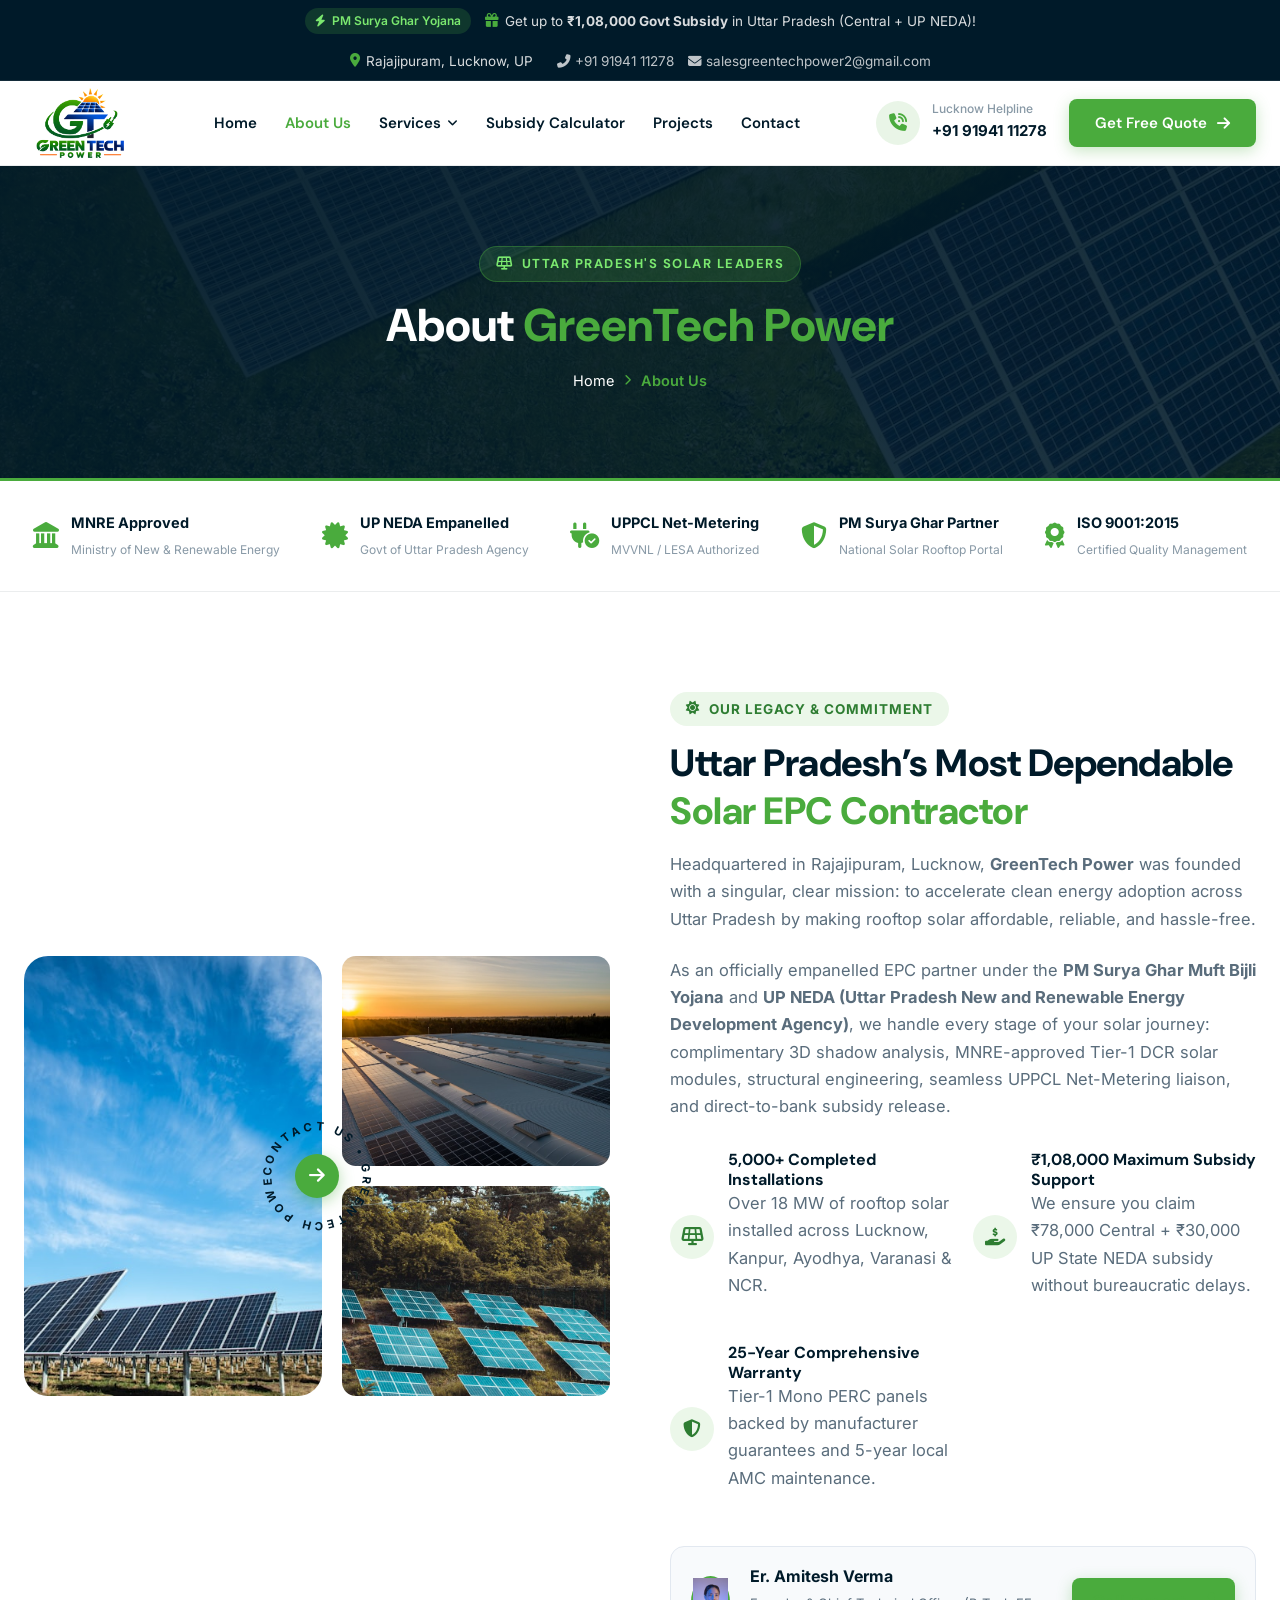
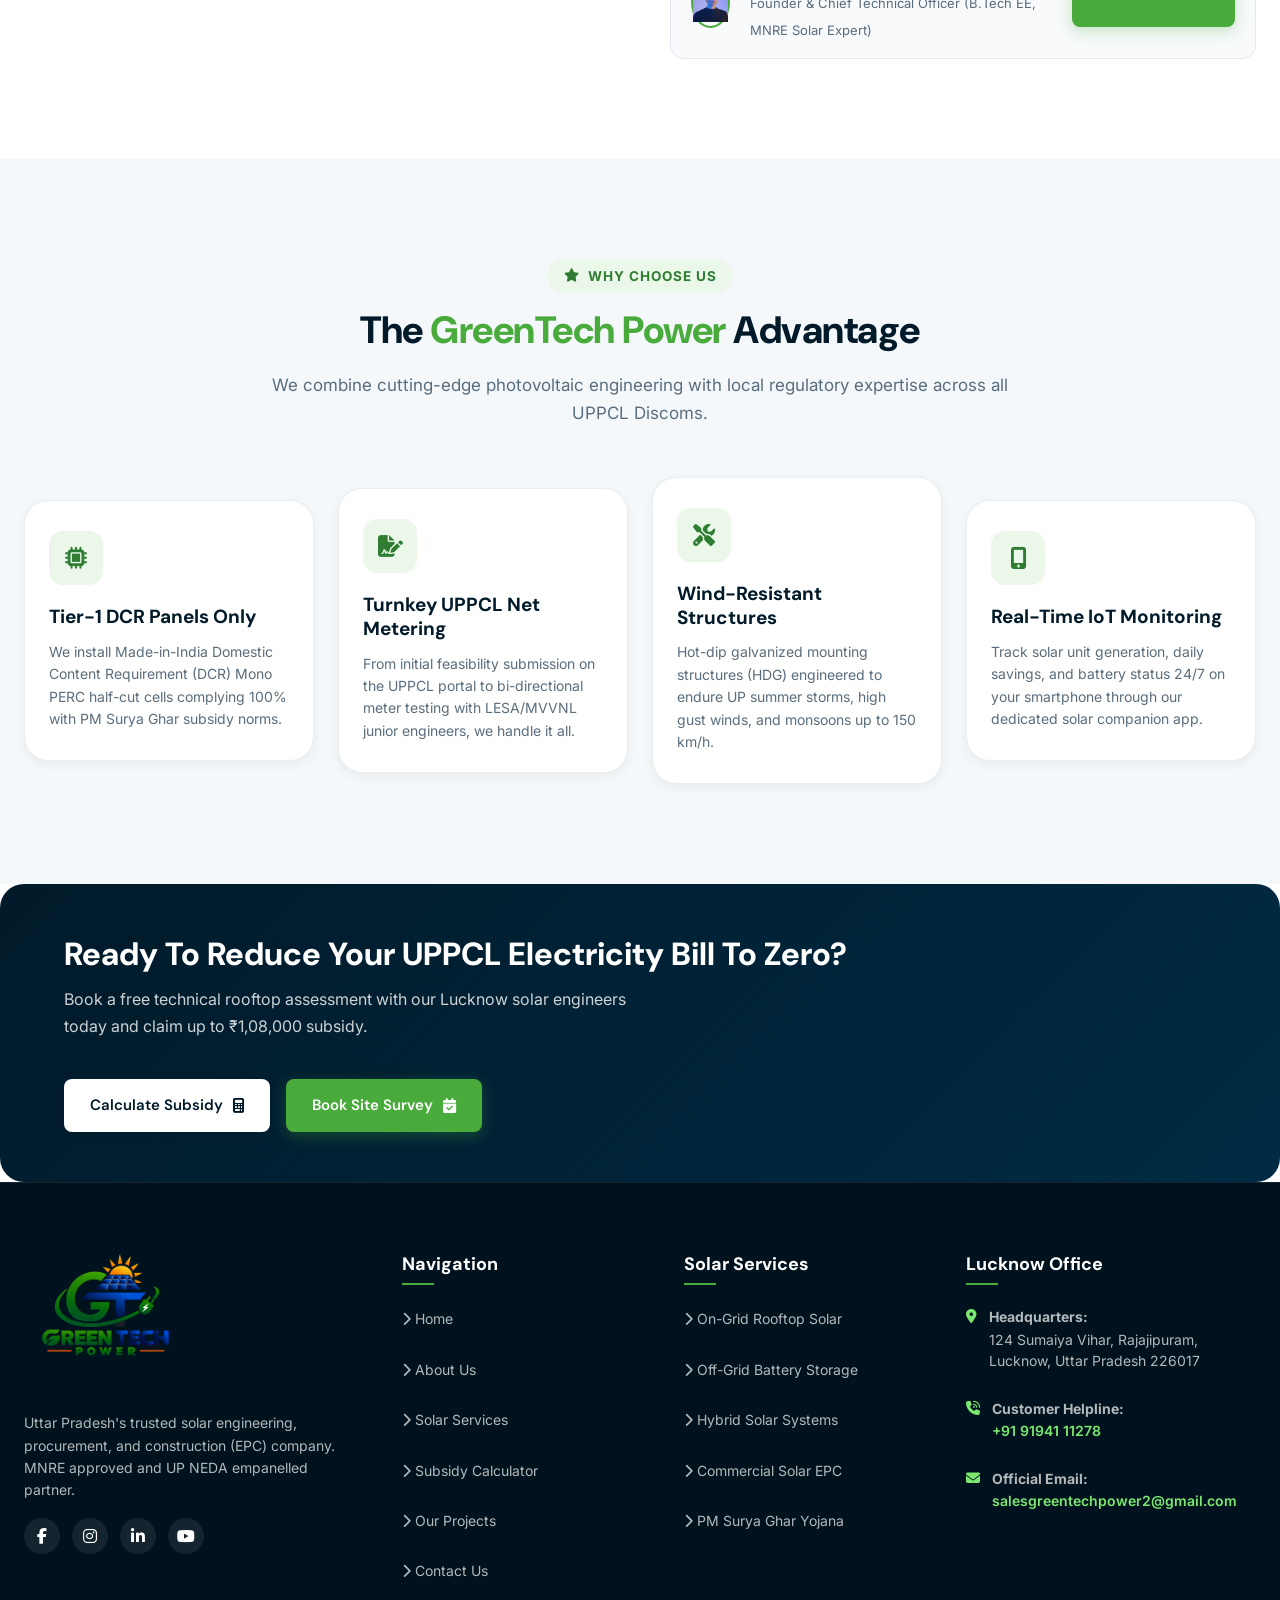
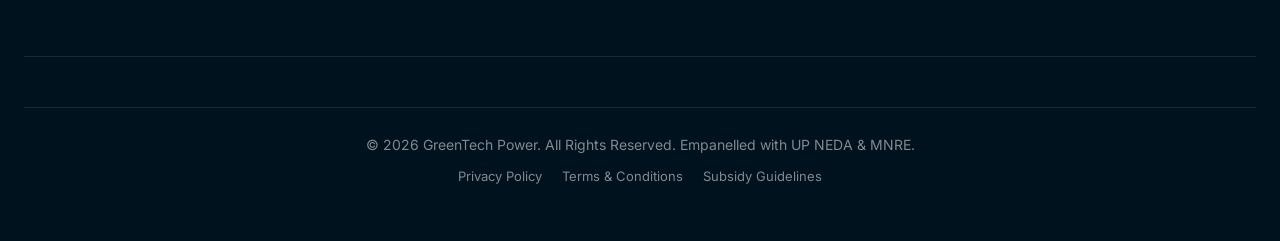
<file: about.html>
<!DOCTYPE html>
<html lang="en">
<head>
  <meta charset="UTF-8">
  <meta name="viewport" content="width=device-width, initial-scale=1.0">
  <title>About Us | GreenTech Power - Premier Solar EPC Company in Lucknow, Uttar Pradesh</title>
  <meta name="description" content="Learn about GreenTech Power, Lucknow's most trusted solar EPC contractor. Empanelled with UP NEDA and MNRE, delivering turnkey residential and commercial solar systems.">
  <meta name="keywords" content="About GreenTech Power, Solar company Lucknow, UP NEDA empanelled installer, MNRE approved solar EPC Uttar Pradesh">
  
  <!-- Favicon -->
  <link rel="icon" type="image/svg+xml" href="assets/images/favicon.svg">
  
  <!-- Google Fonts: Inter & DM Sans -->
  <link rel="preconnect" href="https://fonts.googleapis.com">
  <link rel="preconnect" href="https://fonts.gstatic.com" crossorigin>
  <link href="https://fonts.googleapis.com/css2?family=DM+Sans:ital,opsz,wght@0,9..40,100..1000;1,9..40,100..1000&family=Inter:wght@300;400;500;600;700;800;900&display=swap" rel="stylesheet">
  
  <!-- FontAwesome Icons -->
  <link rel="stylesheet" href="https://cdnjs.cloudflare.com/ajax/libs/font-awesome/6.5.1/css/all.min.css">
  
  <!-- Custom Stylesheet -->
  <link rel="stylesheet" href="assets/css/style.css">
</head>
<body>

  <!-- Top Announcement Bar -->
  <div class="topbar">
    <div class="container">
      <div class="topbar-left">
        <span class="topbar-badge">
          <i class="fas fa-bolt"></i> PM Surya Ghar Yojana
        </span>
        <div class="topbar-info">
          <i class="fas fa-gift"></i>
          <span>Get up to <strong>₹1,08,000 Govt Subsidy</strong> in Uttar Pradesh (Central + UP NEDA)!</span>
        </div>
      </div>
      <div class="topbar-right">
        <div class="topbar-info">
          <i class="fas fa-map-marker-alt"></i>
          <span>Rajajipuram, Lucknow, UP</span>
        </div>
        <div class="topbar-links">
          <a href="tel:+919194111278"><i class="fas fa-phone-alt"></i> +91 91941 11278</a>
          <a href="mailto:salesgreentechpower2@gmail.com"><i class="fas fa-envelope"></i> salesgreentechpower2@gmail.com</a>
        </div>
      </div>
    </div>
  </div>

  <!-- Main Sticky Header -->
  <header class="site-header">
    <div class="container">
      <nav class="navbar">
        <!-- Site Logo -->
        <a href="index.html" class="site-logo">
          <img src="assets/images/green-tech-power-logo.png" alt="Green Tech Power" width="158" height="100">
        </a>

        <!-- Desktop Navigation Menu -->
        <ul class="nav-menu">
          <li class="nav-item">
            <a href="index.html" class="nav-link">Home</a>
          </li>
          <li class="nav-item">
            <a href="about.html" class="nav-link active">About Us</a>
          </li>
          <li class="nav-item">
            <a href="services.html" class="nav-link">
              Services <i class="fas fa-angle-down"></i>
            </a>
            <div class="dropdown-menu">
              <a href="services.html#rooftop" class="dropdown-item">Rooftop Solar (On-Grid)</a>
              <a href="services.html#battery" class="dropdown-item">Solar Battery Storage (Off-Grid)</a>
              <a href="services.html#hybrid" class="dropdown-item">Hybrid Solar Systems</a>
              <a href="services.html#commercial" class="dropdown-item">Commercial &amp; Industrial Solar</a>
            </div>
          </li>
          <li class="nav-item">
            <a href="calculator.html" class="nav-link">Subsidy Calculator</a>
          </li>
          <li class="nav-item">
            <a href="projects.html" class="nav-link">Projects</a>
          </li>
          <li class="nav-item">
            <a href="contact.html" class="nav-link">Contact</a>
          </li>
        </ul>

        <!-- Header Actions -->
        <div class="header-actions">
          <div class="header-phone">
            <div class="header-phone-icon">
              <i class="fas fa-phone-volume"></i>
            </div>
            <div class="header-phone-text">
              <span>Lucknow Helpline</span>
              <a href="tel:+919194111278">+91 91941 11278</a>
            </div>
          </div>
          <button class="btn-creative open-modal-btn">
            <span>Get Free Quote</span>
            <i class="fas fa-arrow-right"></i>
          </button>
          <button class="mobile-toggle" aria-label="Toggle navigation">
            <i class="fas fa-bars"></i>
          </button>
        </div>
      </nav>
    </div>
  </header>

  <!-- Page Header Banner -->
  <section class="page-header-banner">
    <div class="page-header-overlay"></div>
    <div class="container">
      <div class="page-header-tag">
        <i class="fas fa-solar-panel"></i> Uttar Pradesh's Solar Leaders
      </div>
      <h1 class="page-header-title">
        About <span>GreenTech Power</span>
      </h1>
      <div class="breadcrumb-trail">
        <a href="index.html">Home</a>
        <i class="fas fa-chevron-right"></i>
        <span>About Us</span>
      </div>
    </div>
  </section>

  <!-- Accreditation & Compliance Strip -->
  <div class="accreditation-bar">
    <div class="container">
      <div class="accreditation-wrapper">
        <div class="accreditation-item">
          <i class="fas fa-landmark"></i>
          <div class="accreditation-text">
            <strong>MNRE Approved</strong>
            <span>Ministry of New &amp; Renewable Energy</span>
          </div>
        </div>
        <div class="accreditation-item">
          <i class="fas fa-certificate"></i>
          <div class="accreditation-text">
            <strong>UP NEDA Empanelled</strong>
            <span>Govt of Uttar Pradesh Agency</span>
          </div>
        </div>
        <div class="accreditation-item">
          <i class="fas fa-plug-circle-check"></i>
          <div class="accreditation-text">
            <strong>UPPCL Net-Metering</strong>
            <span>MVVNL / LESA Authorized</span>
          </div>
        </div>
        <div class="accreditation-item">
          <i class="fas fa-shield-halved"></i>
          <div class="accreditation-text">
            <strong>PM Surya Ghar Partner</strong>
            <span>National Solar Rooftop Portal</span>
          </div>
        </div>
        <div class="accreditation-item">
          <i class="fas fa-award"></i>
          <div class="accreditation-text">
            <strong>ISO 9001:2015</strong>
            <span>Certified Quality Management</span>
          </div>
        </div>
      </div>
    </div>
  </div>

  <!-- Main About Section -->
  <section class="section">
    <div class="container">
      <div class="about-grid">
        <!-- 3-Image Royal Layout -->
        <div class="about-images-cluster">
          <div class="about-img-main at-shiny-glass-effect">
            <img src="assets/images/about-1.jpg" alt="Solar Rooftop Installation Lucknow" width="380" height="440">
          </div>
          <div class="about-img-stack">
            <div class="about-img-sub at-shiny-glass-effect">
              <img src="assets/images/about-2.jpg" alt="Solar Inspection Lucknow UP" width="280" height="210">
            </div>
            <div class="about-img-sub at-shiny-glass-effect">
              <img src="assets/images/about-3.png" alt="Solar Panel Clean Energy" width="280" height="210">
            </div>
          </div>
          <!-- Spinning Circular SVG Badge -->
          <div class="spinning-badge-wrapper">
            <div class="spinning-badge">
              <svg viewBox="0 0 100 100" width="100" height="100">
                <defs>
                  <path id="circlePathAbout" d="M 50, 50 m -38, 0 a 38,38 0 1,1 76,0 a 38,38 0 1,1 -76,0"/>
                </defs>
                <text font-size="9.5" font-family="'Inter', sans-serif" font-weight="700" fill="#001A29" letter-spacing="2.8">
                  <textPath href="#circlePathAbout">
                    CONTACT US • GREENTECH POWER • LUCKNOW •
                  </textPath>
                </text>
              </svg>
            </div>
            <div class="spinning-badge-center">
              <i class="fas fa-arrow-right"></i>
            </div>
          </div>
        </div>

        <!-- About Content -->
        <div class="about-content">
          <div class="section-tag">
            <i class="fas fa-sun"></i> Our Legacy &amp; Commitment
          </div>
          <h2 class="section-title">
            Uttar Pradesh’s Most Dependable <span>Solar EPC Contractor</span>
          </h2>
          <p class="section-desc">
            Headquartered in Rajajipuram, Lucknow, <strong>GreenTech Power</strong> was founded with a singular, clear mission: to accelerate clean energy adoption across Uttar Pradesh by making rooftop solar affordable, reliable, and hassle-free.
          </p>
          <p class="section-desc">
            As an officially empanelled EPC partner under the <strong>PM Surya Ghar Muft Bijli Yojana</strong> and <strong>UP NEDA (Uttar Pradesh New and Renewable Energy Development Agency)</strong>, we handle every stage of your solar journey: complimentary 3D shadow analysis, MNRE-approved Tier-1 DCR solar modules, structural engineering, seamless UPPCL Net-Metering liaison, and direct-to-bank subsidy release.
          </p>
          
          <div class="about-highlights">
            <div class="highlight-item">
              <div class="highlight-icon">
                <i class="fas fa-solar-panel"></i>
              </div>
              <div class="highlight-text">
                <h4>5,000+ Completed Installations</h4>
                <p>Over 18 MW of rooftop solar installed across Lucknow, Kanpur, Ayodhya, Varanasi &amp; NCR.</p>
              </div>
            </div>
            <div class="highlight-item">
              <div class="highlight-icon">
                <i class="fas fa-hand-holding-dollar"></i>
              </div>
              <div class="highlight-text">
                <h4>₹1,08,000 Maximum Subsidy Support</h4>
                <p>We ensure you claim ₹78,000 Central + ₹30,000 UP State NEDA subsidy without bureaucratic delays.</p>
              </div>
            </div>
            <div class="highlight-item">
              <div class="highlight-icon">
                <i class="fas fa-shield-halved"></i>
              </div>
              <div class="highlight-text">
                <h4>25-Year Comprehensive Warranty</h4>
                <p>Tier-1 Mono PERC panels backed by manufacturer guarantees and 5-year local AMC maintenance.</p>
              </div>
            </div>
          </div>

          <div class="about-author-box">
            <div class="author-avatar">
              <img src="assets/images/author-1.jpg" alt="Er. Amitesh Verma - Founder GreenTech Power" width="60" height="60">
            </div>
            <div class="author-details">
              <strong>Er. Amitesh Verma</strong>
              <span>Founder &amp; Chief Technical Officer (B.Tech EE, MNRE Solar Expert)</span>
            </div>
            <div class="author-contact">
              <a href="tel:+919194111278" class="btn-creative btn-sm">
                <span>Call Expert</span>
                <i class="fas fa-phone-alt"></i>
              </a>
            </div>
          </div>
        </div>
      </div>
    </div>
  </section>

  <!-- Key Pillars Section -->
  <section class="section bg-secondary">
    <div class="container">
      <div class="section-header-center">
        <div class="section-tag">
          <i class="fas fa-star"></i> Why Choose Us
        </div>
        <h2 class="section-title">
          The <span>GreenTech Power</span> Advantage
        </h2>
        <p class="section-desc">
          We combine cutting-edge photovoltaic engineering with local regulatory expertise across all UPPCL Discoms.
        </p>
      </div>

      <div class="features-grid">
        <div class="feature-card">
          <div class="feature-icon">
            <i class="fas fa-microchip"></i>
          </div>
          <h3>Tier-1 DCR Panels Only</h3>
          <p>We install Made-in-India Domestic Content Requirement (DCR) Mono PERC half-cut cells complying 100% with PM Surya Ghar subsidy norms.</p>
        </div>
        <div class="feature-card">
          <div class="feature-icon">
            <i class="fas fa-file-signature"></i>
          </div>
          <h3>Turnkey UPPCL Net Metering</h3>
          <p>From initial feasibility submission on the UPPCL portal to bi-directional meter testing with LESA/MVVNL junior engineers, we handle it all.</p>
        </div>
        <div class="feature-card">
          <div class="feature-icon">
            <i class="fas fa-screwdriver-wrench"></i>
          </div>
          <h3>Wind-Resistant Structures</h3>
          <p>Hot-dip galvanized mounting structures (HDG) engineered to endure UP summer storms, high gust winds, and monsoons up to 150 km/h.</p>
        </div>
        <div class="feature-card">
          <div class="feature-icon">
            <i class="fas fa-mobile-screen-button"></i>
          </div>
          <h3>Real-Time IoT Monitoring</h3>
          <p>Track solar unit generation, daily savings, and battery status 24/7 on your smartphone through our dedicated solar companion app.</p>
        </div>
      </div>
    </div>
  </section>

  <!-- Interactive Call To Action Strip -->
  <section class="cta-banner">
    <div class="container">
      <div class="cta-wrapper">
        <div class="cta-content">
          <h2>Ready To Reduce Your UPPCL Electricity Bill To Zero?</h2>
          <p>Book a free technical rooftop assessment with our Lucknow solar engineers today and claim up to ₹1,08,000 subsidy.</p>
        </div>
        <div class="cta-actions">
          <a href="calculator.html" class="btn-creative btn-white">
            <span>Calculate Subsidy</span>
            <i class="fas fa-calculator"></i>
          </a>
          <a href="contact.html" class="btn-creative">
            <span>Book Site Survey</span>
            <i class="fas fa-calendar-check"></i>
          </a>
        </div>
      </div>
    </div>
  </section>

  <!-- Main Site Footer -->
  <footer class="site-footer">
    <div class="container">
      <div class="footer-top">
        <div class="footer-col brand-col">
          <a href="index.html" class="footer-logo">
            <img src="assets/images/green-tech-power-logo.png" alt="Green Tech Power" width="190" height="120">
          </a>
          <p>Uttar Pradesh's trusted solar engineering, procurement, and construction (EPC) company. MNRE approved and UP NEDA empanelled partner.</p>
          <div class="footer-socials">
            <a href="#" aria-label="Facebook"><i class="fab fa-facebook-f"></i></a>
            <a href="#" aria-label="Instagram"><i class="fab fa-instagram"></i></a>
            <a href="#" aria-label="LinkedIn"><i class="fab fa-linkedin-in"></i></a>
            <a href="#" aria-label="YouTube"><i class="fab fa-youtube"></i></a>
          </div>
        </div>
        <div class="footer-col">
          <h4 class="footer-title">Navigation</h4>
          <ul class="footer-links">
            <li><a href="index.html"><i class="fas fa-chevron-right"></i> Home</a></li>
            <li><a href="about.html"><i class="fas fa-chevron-right"></i> About Us</a></li>
            <li><a href="services.html"><i class="fas fa-chevron-right"></i> Solar Services</a></li>
            <li><a href="calculator.html"><i class="fas fa-chevron-right"></i> Subsidy Calculator</a></li>
            <li><a href="projects.html"><i class="fas fa-chevron-right"></i> Our Projects</a></li>
            <li><a href="contact.html"><i class="fas fa-chevron-right"></i> Contact Us</a></li>
          </ul>
        </div>
        <div class="footer-col">
          <h4 class="footer-title">Solar Services</h4>
          <ul class="footer-links">
            <li><a href="services.html#rooftop"><i class="fas fa-chevron-right"></i> On-Grid Rooftop Solar</a></li>
            <li><a href="services.html#battery"><i class="fas fa-chevron-right"></i> Off-Grid Battery Storage</a></li>
            <li><a href="services.html#hybrid"><i class="fas fa-chevron-right"></i> Hybrid Solar Systems</a></li>
            <li><a href="services.html#commercial"><i class="fas fa-chevron-right"></i> Commercial Solar EPC</a></li>
            <li><a href="calculator.html"><i class="fas fa-chevron-right"></i> PM Surya Ghar Yojana</a></li>
          </ul>
        </div>
        <div class="footer-col contact-col">
          <h4 class="footer-title">Lucknow Office</h4>
          <div class="footer-contact-item">
            <i class="fas fa-location-dot"></i>
            <div>
              <strong>Headquarters:</strong>
              <p>124 Sumaiya Vihar, Rajajipuram, Lucknow, Uttar Pradesh 226017</p>
            </div>
          </div>
          <div class="footer-contact-item">
            <i class="fas fa-phone-volume"></i>
            <div>
              <strong>Customer Helpline:</strong>
              <p><a href="tel:+919194111278">+91 91941 11278</a></p>
            </div>
          </div>
          <div class="footer-contact-item">
            <i class="fas fa-envelope"></i>
            <div>
              <strong>Official Email:</strong>
              <p><a href="mailto:salesgreentechpower2@gmail.com">salesgreentechpower2@gmail.com</a></p>
            </div>
          </div>
        </div>
      </div>
      <div class="footer-bottom">
        <p>&copy; 2026 GreenTech Power. All Rights Reserved. Empanelled with UP NEDA &amp; MNRE.</p>
        <div class="footer-bottom-links">
          <a href="#">Privacy Policy</a>
          <a href="#">Terms &amp; Conditions</a>
          <a href="calculator.html">Subsidy Guidelines</a>
        </div>
      </div>
    </div>
  </footer>

  <!-- Modal Quote Popup -->
  <div class="modal-overlay" id="quoteModal">
    <div class="modal-box">
      <button class="modal-close" id="closeModalBtn" aria-label="Close modal">&times;</button>
      <div class="modal-header">
        <span class="modal-badge"><i class="fas fa-bolt"></i> Free Quote</span>
        <h3>Get Free Solar Assessment</h3>
        <p>Enter your details and our Lucknow solar engineer will call you within 15 minutes.</p>
      </div>
      <form class="modal-form" id="quoteModalForm" action="https://api.web3forms.com/submit" method="POST">
        <input type="hidden" name="access_key" value="55157f66-ed0a-40ed-bd82-46aab3149e4f">
        <input type="hidden" name="subject" value="New Modal Quote Request - GreenTech Power">
        <input type="hidden" name="from_name" value="GreenTech Power Solar">
        <div class="form-group">
          <label>Full Name *</label>
          <input type="text" name="name" placeholder="e.g. Rahul Sharma" required>
        </div>
        <div class="form-group">
          <label>Mobile Number *</label>
          <input type="tel" name="phone" placeholder="+91 98765 43210" pattern="[0-9]{10}" required>
        </div>
        <div class="form-group">
          <label>Your City in Uttar Pradesh *</label>
          <select name="city" required>
            <option value="Lucknow" selected>Lucknow</option>
            <option value="Kanpur">Kanpur</option>
            <option value="Ayodhya">Ayodhya</option>
            <option value="Varanasi">Varanasi</option>
            <option value="Prayagraj">Prayagraj</option>
            <option value="Other UP">Other UP District</option>
          </select>
        </div>
        <div class="form-group">
          <label>Average Monthly Electricity Bill *</label>
          <select name="monthly_bill" required>
            <option value="Under ₹2,000">Under ₹2,000 (1 - 2 kW)</option>
            <option value="₹2,000 - ₹5,000" selected>₹2,000 - ₹5,000 (3 kW System)</option>
            <option value="₹5,000 - ₹10,000">₹5,000 - ₹10,000 (5 kW System)</option>
            <option value="Above ₹10,000">Above ₹10,000 (10 kW+ Commercial)</option>
          </select>
        </div>
        <button type="submit" class="btn-creative btn-block">
          <span>Claim ₹1,08,000 Subsidy</span>
          <i class="fas fa-arrow-right"></i>
        </button>
      </form>
    </div>
  </div>

  <!-- JavaScript -->
  <script src="assets/js/main.js"></script>

  <!-- Sticky Mobile Quick-Action Bar (Visible on screens <= 768px) -->
  <aside class="mobile-bottom-bar" aria-label="Mobile Quick Actions">
    <a href="tel:+919194111278" class="mob-bar-btn mob-bar-call" aria-label="Call Lucknow Helpline">
      <i class="fas fa-phone-volume"></i>
      <span>Call Now</span>
    </a>
    <a href="https://wa.me/919194111278?text=Hello%20GreenTech%20Power,%20I%20am%20interested%20in%20rooftop%20solar%20subsidy%20in%20Uttar%20Pradesh" class="mob-bar-btn mob-bar-whatsapp" target="_blank" rel="noopener" aria-label="Chat on WhatsApp">
      <i class="fab fa-whatsapp"></i>
      <span>WhatsApp</span>
    </a>
    <button class="mob-bar-btn mob-bar-quote open-modal-btn" aria-label="Get Free Solar Subsidy Quote">
      <i class="fas fa-bolt"></i>
      <span>Free Quote</span>
    </button>
  </aside>
  <div class="mobile-nav-backdrop" id="mobileNavBackdrop"></div>

</body>
</html>
</file>
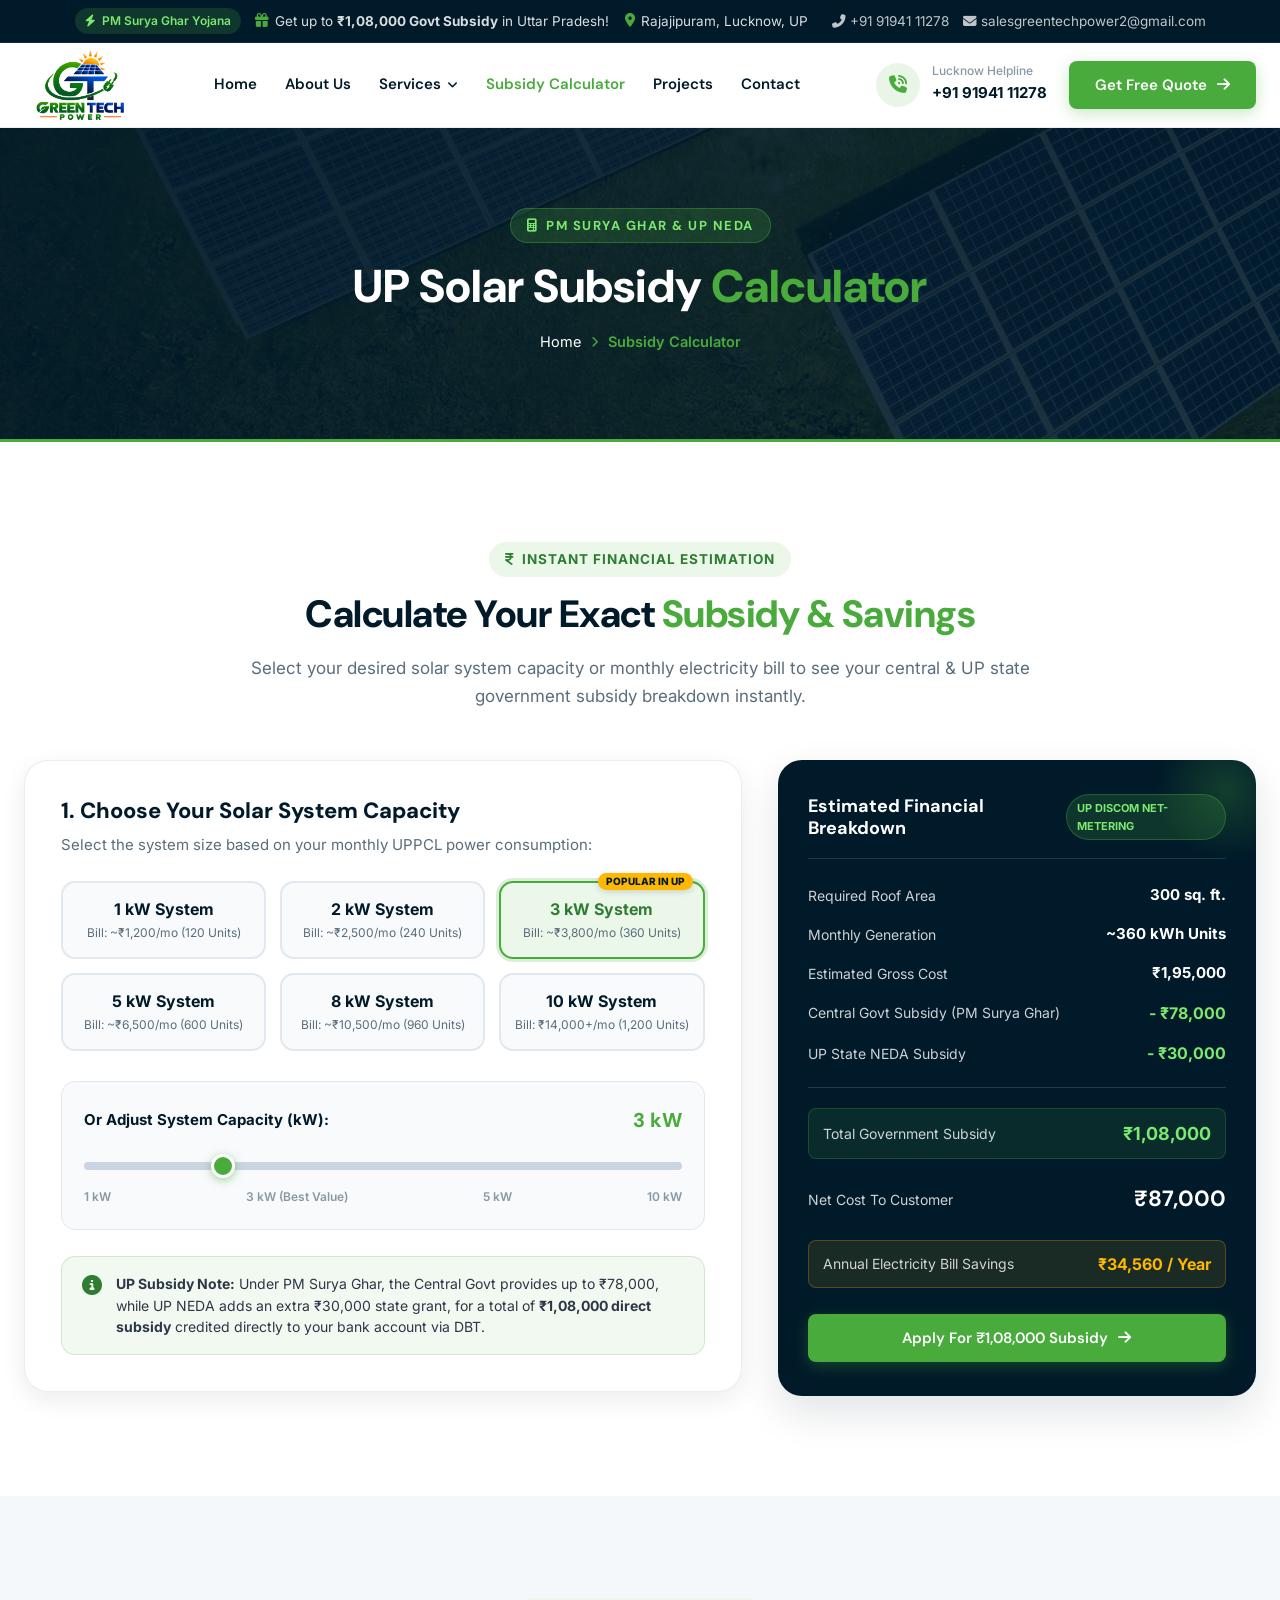
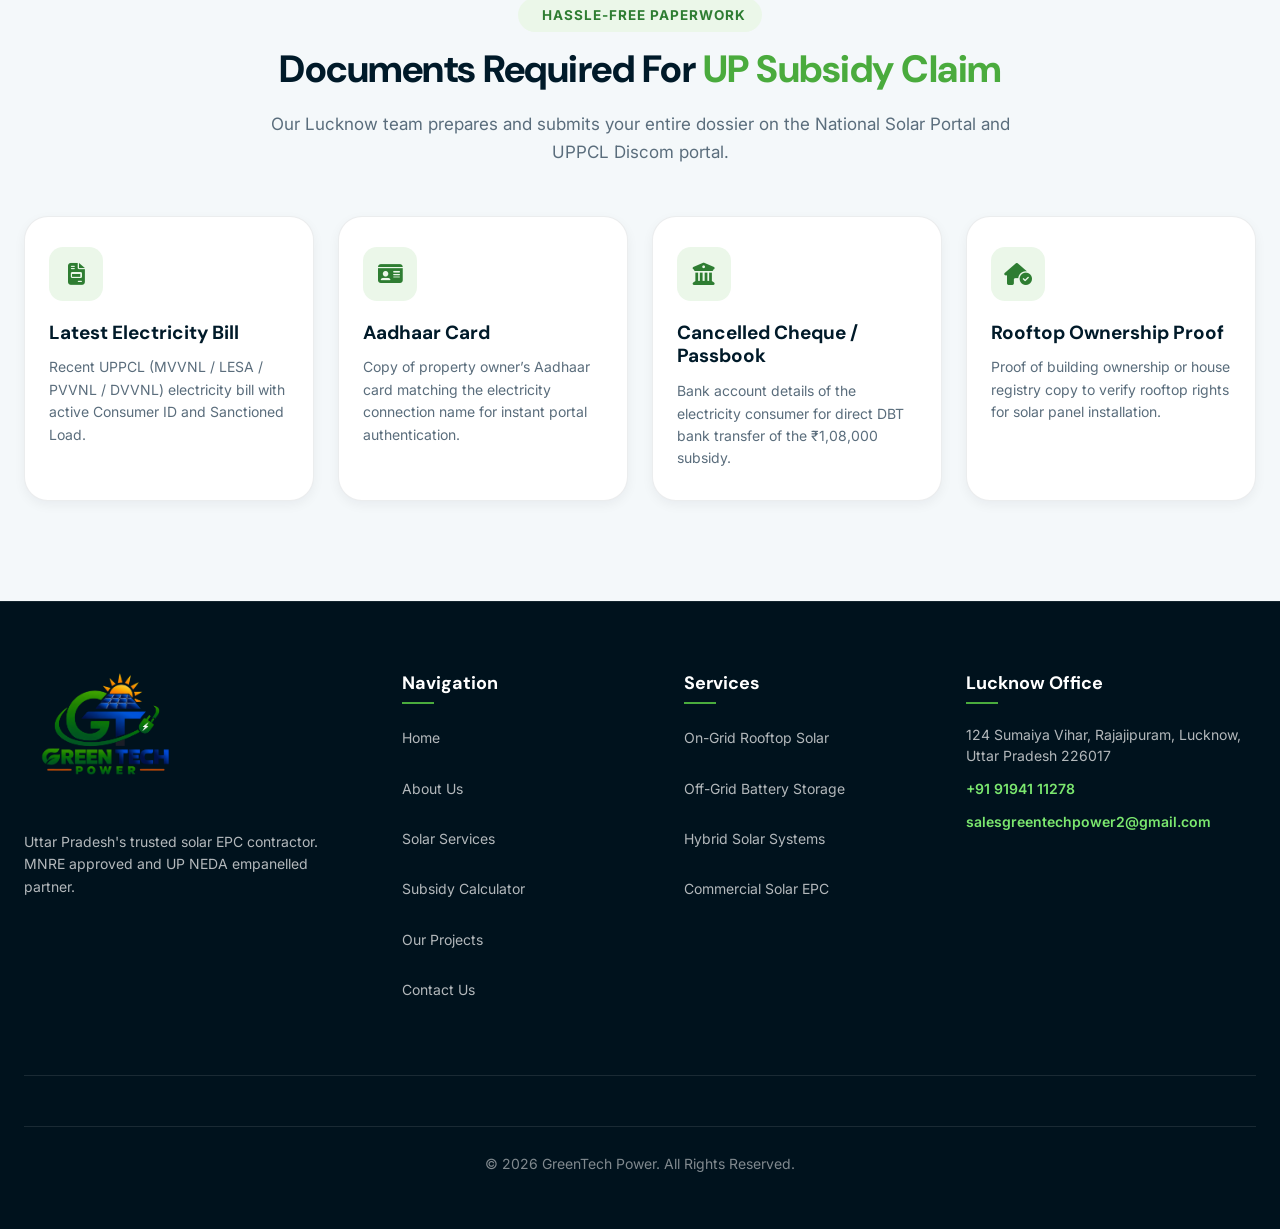
<file: calculator.html>
<!DOCTYPE html>
<html lang="en">
<head>
  <meta charset="UTF-8">
  <meta name="viewport" content="width=device-width, initial-scale=1.0">
  <title>Solar Subsidy Calculator | PM Surya Ghar & UP NEDA - GreenTech Power Lucknow</title>
  <meta name="description" content="Calculate your exact PM Surya Ghar Muft Bijli Yojana & UP NEDA state solar subsidy. Get up to ₹1,08,000 direct subsidy and zero electricity bills in Uttar Pradesh.">
  <meta name="keywords" content="Solar subsidy calculator UP, PM Surya Ghar calculator Lucknow, UP NEDA solar subsidy 2026, Rooftop solar savings Uttar Pradesh">
  
  <link rel="icon" type="image/svg+xml" href="assets/images/favicon.svg">
  <link rel="preconnect" href="https://fonts.googleapis.com">
  <link rel="preconnect" href="https://fonts.gstatic.com" crossorigin>
  <link href="https://fonts.googleapis.com/css2?family=DM+Sans:ital,opsz,wght@0,9..40,100..1000;1,9..40,100..1000&family=Inter:wght@300;400;500;600;700;800;900&display=swap" rel="stylesheet">
  <link rel="stylesheet" href="https://cdnjs.cloudflare.com/ajax/libs/font-awesome/6.5.1/css/all.min.css">
  <link rel="stylesheet" href="assets/css/style.css">
</head>
<body>

  <!-- Top Announcement Bar -->
  <div class="topbar">
    <div class="container">
      <div class="topbar-left">
        <span class="topbar-badge"><i class="fas fa-bolt"></i> PM Surya Ghar Yojana</span>
        <div class="topbar-info"><i class="fas fa-gift"></i> <span>Get up to <strong>₹1,08,000 Govt Subsidy</strong> in Uttar Pradesh!</span></div>
      </div>
      <div class="topbar-right">
        <div class="topbar-info"><i class="fas fa-map-marker-alt"></i> <span>Rajajipuram, Lucknow, UP</span></div>
        <div class="topbar-links">
          <a href="tel:+919194111278"><i class="fas fa-phone-alt"></i> +91 91941 11278</a>
          <a href="mailto:salesgreentechpower2@gmail.com"><i class="fas fa-envelope"></i> salesgreentechpower2@gmail.com</a>
        </div>
      </div>
    </div>
  </div>

  <!-- Header -->
  <header class="site-header">
    <div class="container">
      <nav class="navbar">
        <a href="index.html" class="site-logo">
          <img src="assets/images/green-tech-power-logo.png" alt="Green Tech Power" width="158" height="100">
        </a>
        <ul class="nav-menu">
          <li class="nav-item"><a href="index.html" class="nav-link">Home</a></li>
          <li class="nav-item"><a href="about.html" class="nav-link">About Us</a></li>
          <li class="nav-item">
            <a href="services.html" class="nav-link">Services <i class="fas fa-angle-down"></i></a>
            <div class="dropdown-menu">
              <a href="services.html#rooftop" class="dropdown-item">Rooftop Solar (On-Grid)</a>
              <a href="services.html#battery" class="dropdown-item">Solar Battery Storage (Off-Grid)</a>
              <a href="services.html#hybrid" class="dropdown-item">Hybrid Solar Systems</a>
              <a href="services.html#commercial" class="dropdown-item">Commercial &amp; Industrial Solar</a>
            </div>
          </li>
          <li class="nav-item"><a href="calculator.html" class="nav-link active">Subsidy Calculator</a></li>
          <li class="nav-item"><a href="projects.html" class="nav-link">Projects</a></li>
          <li class="nav-item"><a href="contact.html" class="nav-link">Contact</a></li>
        </ul>
        <div class="header-actions">
          <div class="header-phone">
            <div class="header-phone-icon"><i class="fas fa-phone-volume"></i></div>
            <div class="header-phone-text"><span>Lucknow Helpline</span><a href="tel:+919194111278">+91 91941 11278</a></div>
          </div>
          <button class="btn-creative open-modal-btn"><span>Get Free Quote</span><i class="fas fa-arrow-right"></i></button>
          <button class="mobile-toggle" aria-label="Toggle navigation"><i class="fas fa-bars"></i></button>
        </div>
      </nav>
    </div>
  </header>

  <!-- Page Header Banner -->
  <section class="page-header-banner">
    <div class="page-header-overlay"></div>
    <div class="container">
      <div class="page-header-tag"><i class="fas fa-calculator"></i> PM Surya Ghar &amp; UP NEDA</div>
      <h1 class="page-header-title">UP Solar Subsidy <span>Calculator</span></h1>
      <div class="breadcrumb-trail">
        <a href="index.html">Home</a>
        <i class="fas fa-chevron-right"></i>
        <span>Subsidy Calculator</span>
      </div>
    </div>
  </section>

  <!-- Interactive Calculator Section -->
  <section class="section" id="calculator">
    <div class="container">
      <div class="section-header-center">
        <div class="section-tag"><i class="fas fa-indian-rupee-sign"></i> Instant Financial Estimation</div>
        <h2 class="section-title">Calculate Your Exact <span>Subsidy &amp; Savings</span></h2>
        <p class="section-desc">Select your desired solar system capacity or monthly electricity bill to see your central &amp; UP state government subsidy breakdown instantly.</p>
      </div>

      <div class="calc-grid">
        <!-- Calculator Inputs -->
        <div class="calc-card-inputs">
          <h3>1. Choose Your Solar System Capacity</h3>
          <p class="calc-subtitle">Select the system size based on your monthly UPPCL power consumption:</p>
          
          <div class="calc-options-grid">
            <button class="calc-btn active" data-kw="1">
              <strong>1 kW System</strong>
              <span>Bill: ~₹1,200/mo (120 Units)</span>
            </button>
            <button class="calc-btn" data-kw="2">
              <strong>2 kW System</strong>
              <span>Bill: ~₹2,500/mo (240 Units)</span>
            </button>
            <button class="calc-btn" data-kw="3">
              <strong>3 kW System</strong>
              <span class="badge-pop">POPULAR IN UP</span>
              <span>Bill: ~₹3,800/mo (360 Units)</span>
            </button>
            <button class="calc-btn" data-kw="5">
              <strong>5 kW System</strong>
              <span>Bill: ~₹6,500/mo (600 Units)</span>
            </button>
            <button class="calc-btn" data-kw="8">
              <strong>8 kW System</strong>
              <span>Bill: ~₹10,500/mo (960 Units)</span>
            </button>
            <button class="calc-btn" data-kw="10">
              <strong>10 kW System</strong>
              <span>Bill: ₹14,000+/mo (1,200 Units)</span>
            </button>
          </div>

          <div class="calc-slider-box">
            <div class="slider-header">
              <label for="kwSlider">Or Adjust System Capacity (kW):</label>
              <span id="kwDisplay">3 kW</span>
            </div>
            <input type="range" id="kwSlider" min="1" max="10" step="1" value="3" class="custom-slider">
            <div class="slider-marks">
              <span>1 kW</span>
              <span>3 kW (Best Value)</span>
              <span>5 kW</span>
              <span>10 kW</span>
            </div>
          </div>

          <div class="calc-info-note">
            <i class="fas fa-circle-info"></i>
            <p><strong>UP Subsidy Note:</strong> Under PM Surya Ghar, the Central Govt provides up to ₹78,000, while UP NEDA adds an extra ₹30,000 state grant, for a total of <strong>₹1,08,000 direct subsidy</strong> credited directly to your bank account via DBT.</p>
          </div>
        </div>

        <!-- Calculator Output Summary -->
        <div class="calc-card-results">
          <div class="results-header">
            <h4>Estimated Financial Breakdown</h4>
            <span class="badge-tag">UP Discom Net-Metering</span>
          </div>

          <div class="results-list">
            <div class="res-item">
              <span>Required Roof Area</span>
              <strong id="roofArea">300 sq. ft.</strong>
            </div>
            <div class="res-item">
              <span>Monthly Generation</span>
              <strong id="monthlyGen">~360 kWh Units</strong>
            </div>
            <div class="res-item">
              <span>Estimated Gross Cost</span>
              <strong id="grossCost">₹1,95,000</strong>
            </div>
            <div class="res-item highlight-green">
              <span>Central Govt Subsidy (PM Surya Ghar)</span>
              <strong id="centralSub">- ₹78,000</strong>
            </div>
            <div class="res-item highlight-green">
              <span>UP State NEDA Subsidy</span>
              <strong id="stateSub">- ₹30,000</strong>
            </div>
            <div class="res-divider"></div>
            <div class="res-item total-sub">
              <span>Total Government Subsidy</span>
              <strong id="totalSub">₹1,08,000</strong>
            </div>
            <div class="res-item net-cost">
              <span>Net Cost To Customer</span>
              <strong id="netCost">₹87,000</strong>
            </div>
            <div class="res-item savings">
              <span>Annual Electricity Bill Savings</span>
              <strong id="annualSave">₹34,560 / Year</strong>
            </div>
          </div>

          <button class="btn-creative btn-block open-modal-btn">
            <span>Apply For ₹1,08,000 Subsidy</span>
            <i class="fas fa-arrow-right"></i>
          </button>
        </div>
      </div>
    </div>
  </section>

  <!-- Subsidy Eligibility & Required Documents -->
  <section class="section bg-secondary">
    <div class="container">
      <div class="section-header-center">
        <div class="section-tag"><i class="fas fa-file-check"></i> Hassle-Free Paperwork</div>
        <h2 class="section-title">Documents Required For <span>UP Subsidy Claim</span></h2>
        <p class="section-desc">Our Lucknow team prepares and submits your entire dossier on the National Solar Portal and UPPCL Discom portal.</p>
      </div>

      <div class="features-cards-grid">
        <div class="feature-card">
          <div class="feature-icon"><i class="fas fa-file-invoice"></i></div>
          <h3>Latest Electricity Bill</h3>
          <p>Recent UPPCL (MVVNL / LESA / PVVNL / DVVNL) electricity bill with active Consumer ID and Sanctioned Load.</p>
        </div>
        <div class="feature-card">
          <div class="feature-icon"><i class="fas fa-id-card"></i></div>
          <h3>Aadhaar Card</h3>
          <p>Copy of property owner’s Aadhaar card matching the electricity connection name for instant portal authentication.</p>
        </div>
        <div class="feature-card">
          <div class="feature-icon"><i class="fas fa-building-columns"></i></div>
          <h3>Cancelled Cheque / Passbook</h3>
          <p>Bank account details of the electricity consumer for direct DBT bank transfer of the ₹1,08,000 subsidy.</p>
        </div>
        <div class="feature-card">
          <div class="feature-icon"><i class="fas fa-house-circle-check"></i></div>
          <h3>Rooftop Ownership Proof</h3>
          <p>Proof of building ownership or house registry copy to verify rooftop rights for solar panel installation.</p>
        </div>
      </div>
    </div>
  </section>

  <!-- Footer -->
  <footer class="site-footer">
    <div class="container">
      <div class="footer-top">
        <div class="footer-col brand-col">
          <a href="index.html" class="footer-logo"><img src="assets/images/green-tech-power-logo.png" alt="Green Tech Power" width="190" height="120"></a>
          <p>Uttar Pradesh's trusted solar EPC contractor. MNRE approved and UP NEDA empanelled partner.</p>
        </div>
        <div class="footer-col">
          <h4 class="footer-title">Navigation</h4>
          <ul class="footer-links">
            <li><a href="index.html">Home</a></li>
            <li><a href="about.html">About Us</a></li>
            <li><a href="services.html">Solar Services</a></li>
            <li><a href="calculator.html">Subsidy Calculator</a></li>
            <li><a href="projects.html">Our Projects</a></li>
            <li><a href="contact.html">Contact Us</a></li>
          </ul>
        </div>
        <div class="footer-col">
          <h4 class="footer-title">Services</h4>
          <ul class="footer-links">
            <li><a href="services.html#rooftop">On-Grid Rooftop Solar</a></li>
            <li><a href="services.html#battery">Off-Grid Battery Storage</a></li>
            <li><a href="services.html#hybrid">Hybrid Solar Systems</a></li>
            <li><a href="services.html#commercial">Commercial Solar EPC</a></li>
          </ul>
        </div>
        <div class="footer-col contact-col">
          <h4 class="footer-title">Lucknow Office</h4>
          <p>124 Sumaiya Vihar, Rajajipuram, Lucknow, Uttar Pradesh 226017</p>
          <p><a href="tel:+919194111278">+91 91941 11278</a></p>
          <p><a href="mailto:salesgreentechpower2@gmail.com">salesgreentechpower2@gmail.com</a></p>
        </div>
      </div>
      <div class="footer-bottom">
        <p>&copy; 2026 GreenTech Power. All Rights Reserved.</p>
      </div>
    </div>
  </footer>

  <!-- Modal -->
  <div class="modal-overlay" id="quoteModal">
    <div class="modal-box">
      <button class="modal-close" id="closeModalBtn">&times;</button>
      <div class="modal-header">
        <span class="modal-badge"><i class="fas fa-bolt"></i> Free Quote</span>
        <h3>Get Free Solar Assessment</h3>
      </div>
      <form class="modal-form" id="quoteModalForm" action="https://api.web3forms.com/submit" method="POST">
        <input type="hidden" name="access_key" value="55157f66-ed0a-40ed-bd82-46aab3149e4f">
        <input type="hidden" name="subject" value="New Calculator Quote Request - GreenTech Power">
        <input type="hidden" name="from_name" value="GreenTech Power Solar">
        <div class="form-group"><label>Full Name *</label><input type="text" name="name" placeholder="Enter your full name" required></div>
        <div class="form-group"><label>Mobile Number *</label><input type="tel" name="phone" placeholder="+91 98765 43210" pattern="[0-9]{10}" required></div>
        <button type="submit" class="btn-creative btn-block"><span>Claim ₹1,08,000 Subsidy</span><i class="fas fa-arrow-right"></i></button>
      </form>
    </div>
  </div>

  <script src="assets/js/main.js"></script>

  <!-- Sticky Mobile Quick-Action Bar (Visible on screens <= 768px) -->
  <aside class="mobile-bottom-bar" aria-label="Mobile Quick Actions">
    <a href="tel:+919194111278" class="mob-bar-btn mob-bar-call" aria-label="Call Lucknow Helpline">
      <i class="fas fa-phone-volume"></i>
      <span>Call Now</span>
    </a>
    <a href="https://wa.me/919194111278?text=Hello%20GreenTech%20Power,%20I%20am%20interested%20in%20rooftop%20solar%20subsidy%20in%20Uttar%20Pradesh" class="mob-bar-btn mob-bar-whatsapp" target="_blank" rel="noopener" aria-label="Chat on WhatsApp">
      <i class="fab fa-whatsapp"></i>
      <span>WhatsApp</span>
    </a>
    <button class="mob-bar-btn mob-bar-quote open-modal-btn" aria-label="Get Free Solar Subsidy Quote">
      <i class="fas fa-bolt"></i>
      <span>Free Quote</span>
    </button>
  </aside>
  <div class="mobile-nav-backdrop" id="mobileNavBackdrop"></div>

</body>
</html>
</file>
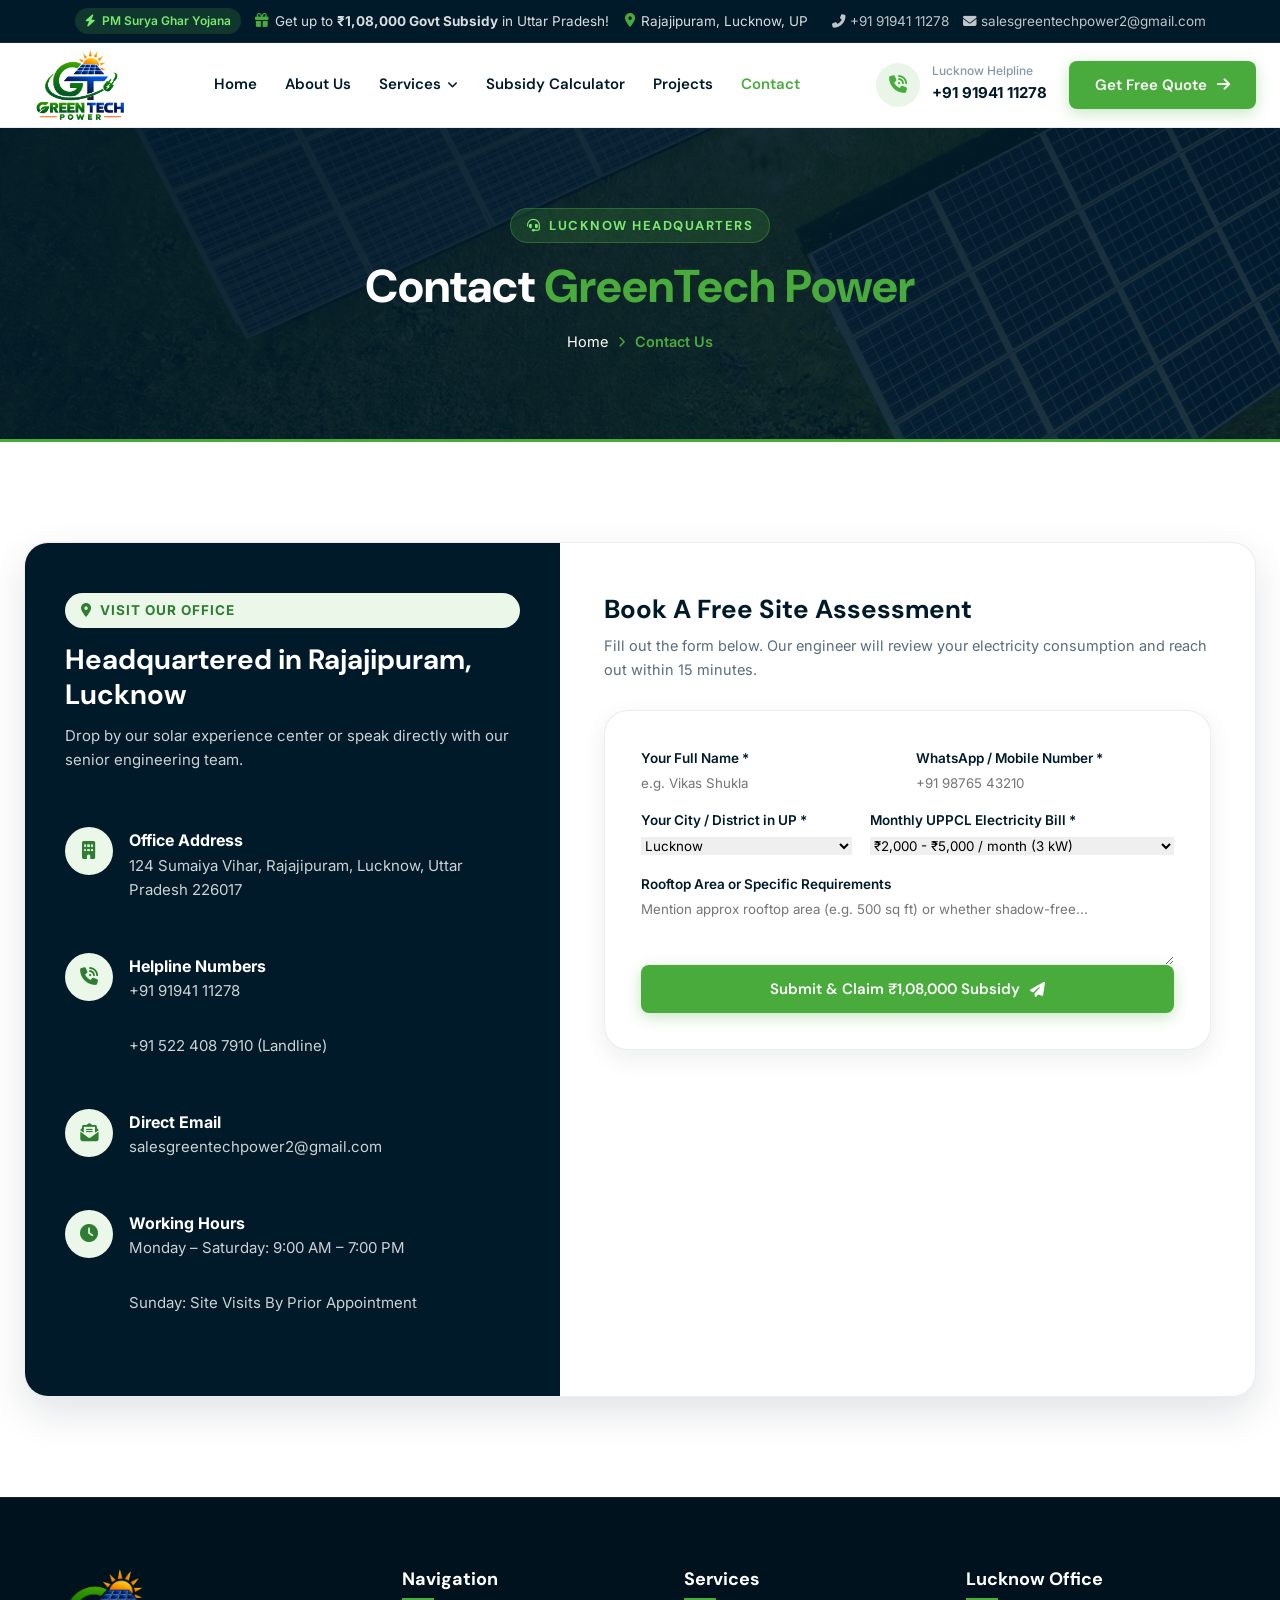
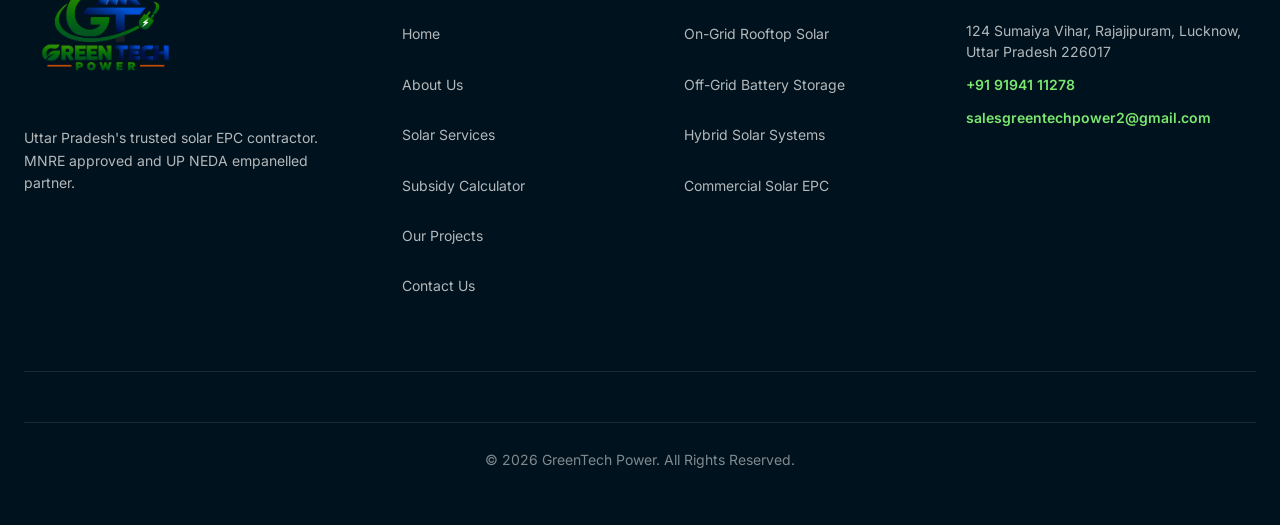
<file: contact.html>
<!DOCTYPE html>
<html lang="en">
<head>
  <meta charset="UTF-8">
  <meta name="viewport" content="width=device-width, initial-scale=1.0">
  <title>Contact Us | GreenTech Power Lucknow - Solar Consultation & Site Survey</title>
  <meta name="description" content="Contact GreenTech Power in Rajajipuram, Lucknow. Book a free solar rooftop site survey, speak with MNRE certified engineers, and claim your UP solar subsidy.">
  <meta name="keywords" content="Contact GreenTech Power, Solar office Lucknow, Gomti Nagar solar company, Solar helpline Uttar Pradesh">
  
  <link rel="icon" type="image/svg+xml" href="assets/images/favicon.svg">
  <link rel="preconnect" href="https://fonts.googleapis.com">
  <link rel="preconnect" href="https://fonts.gstatic.com" crossorigin>
  <link href="https://fonts.googleapis.com/css2?family=DM+Sans:ital,opsz,wght@0,9..40,100..1000;1,9..40,100..1000&family=Inter:wght@300;400;500;600;700;800;900&display=swap" rel="stylesheet">
  <link rel="stylesheet" href="https://cdnjs.cloudflare.com/ajax/libs/font-awesome/6.5.1/css/all.min.css">
  <link rel="stylesheet" href="assets/css/style.css">
</head>
<body>

  <!-- Top Announcement Bar -->
  <div class="topbar">
    <div class="container">
      <div class="topbar-left">
        <span class="topbar-badge"><i class="fas fa-bolt"></i> PM Surya Ghar Yojana</span>
        <div class="topbar-info"><i class="fas fa-gift"></i> <span>Get up to <strong>₹1,08,000 Govt Subsidy</strong> in Uttar Pradesh!</span></div>
      </div>
      <div class="topbar-right">
        <div class="topbar-info"><i class="fas fa-map-marker-alt"></i> <span>Rajajipuram, Lucknow, UP</span></div>
        <div class="topbar-links">
          <a href="tel:+919194111278"><i class="fas fa-phone-alt"></i> +91 91941 11278</a>
          <a href="mailto:salesgreentechpower2@gmail.com"><i class="fas fa-envelope"></i> salesgreentechpower2@gmail.com</a>
        </div>
      </div>
    </div>
  </div>

  <!-- Header -->
  <header class="site-header">
    <div class="container">
      <nav class="navbar">
        <a href="index.html" class="site-logo">
          <img src="assets/images/green-tech-power-logo.png" alt="Green Tech Power" width="158" height="100">
        </a>
        <ul class="nav-menu">
          <li class="nav-item"><a href="index.html" class="nav-link">Home</a></li>
          <li class="nav-item"><a href="about.html" class="nav-link">About Us</a></li>
          <li class="nav-item">
            <a href="services.html" class="nav-link">Services <i class="fas fa-angle-down"></i></a>
            <div class="dropdown-menu">
              <a href="services.html#rooftop" class="dropdown-item">Rooftop Solar (On-Grid)</a>
              <a href="services.html#battery" class="dropdown-item">Solar Battery Storage (Off-Grid)</a>
              <a href="services.html#hybrid" class="dropdown-item">Hybrid Solar Systems</a>
              <a href="services.html#commercial" class="dropdown-item">Commercial &amp; Industrial Solar</a>
            </div>
          </li>
          <li class="nav-item"><a href="calculator.html" class="nav-link">Subsidy Calculator</a></li>
          <li class="nav-item"><a href="projects.html" class="nav-link">Projects</a></li>
          <li class="nav-item"><a href="contact.html" class="nav-link active">Contact</a></li>
        </ul>
        <div class="header-actions">
          <div class="header-phone">
            <div class="header-phone-icon"><i class="fas fa-phone-volume"></i></div>
            <div class="header-phone-text"><span>Lucknow Helpline</span><a href="tel:+919194111278">+91 91941 11278</a></div>
          </div>
          <button class="btn-creative open-modal-btn"><span>Get Free Quote</span><i class="fas fa-arrow-right"></i></button>
          <button class="mobile-toggle" aria-label="Toggle navigation"><i class="fas fa-bars"></i></button>
        </div>
      </nav>
    </div>
  </header>

  <!-- Page Header Banner -->
  <section class="page-header-banner">
    <div class="page-header-overlay"></div>
    <div class="container">
      <div class="page-header-tag"><i class="fas fa-headset"></i> Lucknow Headquarters</div>
      <h1 class="page-header-title">Contact <span>GreenTech Power</span></h1>
      <div class="breadcrumb-trail">
        <a href="index.html">Home</a>
        <i class="fas fa-chevron-right"></i>
        <span>Contact Us</span>
      </div>
    </div>
  </section>

  <!-- Contact Cards & Form Section -->
  <section class="section" id="contact">
    <div class="container">
      <div class="contact-card-wrapper">
        <!-- Contact Info Left Panel -->
        <div class="contact-info-panel">
          <div class="section-tag"><i class="fas fa-location-dot"></i> Visit Our Office</div>
          <h3>Headquartered in Rajajipuram, Lucknow</h3>
          <p>Drop by our solar experience center or speak directly with our senior engineering team.</p>

          <div class="contact-details-list">
            <div class="c-detail-item">
              <div class="c-icon"><i class="fas fa-building"></i></div>
              <div>
                <strong>Office Address</strong>
                <p>124 Sumaiya Vihar, Rajajipuram, Lucknow, Uttar Pradesh 226017</p>
              </div>
            </div>
            <div class="c-detail-item">
              <div class="c-icon"><i class="fas fa-phone-volume"></i></div>
              <div>
                <strong>Helpline Numbers</strong>
                <p><a href="tel:+919194111278">+91 91941 11278</a></p>
                <p><a href="tel:+915224087910">+91 522 408 7910 (Landline)</a></p>
              </div>
            </div>
            <div class="c-detail-item">
              <div class="c-icon"><i class="fas fa-envelope-open-text"></i></div>
              <div>
                <strong>Direct Email</strong>
                <p><a href="mailto:salesgreentechpower2@gmail.com">salesgreentechpower2@gmail.com</a></p>
              </div>
            </div>
            <div class="c-detail-item">
              <div class="c-icon"><i class="fas fa-clock"></i></div>
              <div>
                <strong>Working Hours</strong>
                <p>Monday – Saturday: 9:00 AM – 7:00 PM</p>
                <p>Sunday: Site Visits By Prior Appointment</p>
              </div>
            </div>
          </div>
        </div>

        <!-- Contact Form Right Panel -->
        <div class="contact-form-panel">
          <h3>Book A Free Site Assessment</h3>
          <p>Fill out the form below. Our engineer will review your electricity consumption and reach out within 15 minutes.</p>

          <form id="contactForm" class="contact-form" action="https://api.web3forms.com/submit" method="POST">
            <input type="hidden" name="access_key" value="55157f66-ed0a-40ed-bd82-46aab3149e4f">
            <input type="hidden" name="subject" value="New Contact Inquiry - GreenTech Power">
            <input type="hidden" name="from_name" value="GreenTech Power Solar">
            <div class="form-grid">
              <div class="form-group">
                <label>Your Full Name *</label>
                <input type="text" name="name" placeholder="e.g. Vikas Shukla" required>
              </div>
              <div class="form-group">
                <label>WhatsApp / Mobile Number *</label>
                <input type="tel" name="phone" placeholder="+91 98765 43210" pattern="[0-9]{10}" required>
              </div>
            </div>

            <div class="form-grid">
              <div class="form-group">
                <label>Your City / District in UP *</label>
                <select name="city" required>
                  <option value="Lucknow" selected>Lucknow</option>
                  <option value="Kanpur">Kanpur</option>
                  <option value="Ayodhya">Ayodhya</option>
                  <option value="Varanasi">Varanasi</option>
                  <option value="Prayagraj">Prayagraj</option>
                  <option value="Other UP">Other UP District</option>
                </select>
              </div>
              <div class="form-group">
                <label>Monthly UPPCL Electricity Bill *</label>
                <select name="monthly_bill" required>
                  <option value="Under ₹2,000">Under ₹2,000 / month (1-2 kW)</option>
                  <option value="₹2,000 - ₹5,000" selected>₹2,000 - ₹5,000 / month (3 kW)</option>
                  <option value="₹5,000 - ₹10,000">₹5,000 - ₹10,000 / month (5 kW)</option>
                  <option value="Above ₹10,000">Above ₹10,000 / month (10 kW+ Commercial)</option>
                </select>
              </div>
            </div>

            <div class="form-group">
              <label>Rooftop Area or Specific Requirements</label>
              <textarea name="requirements" rows="4" placeholder="Mention approx rooftop area (e.g. 500 sq ft) or whether shadow-free..."></textarea>
            </div>

            <button type="submit" class="btn-creative btn-block">
              <span>Submit &amp; Claim ₹1,08,000 Subsidy</span>
              <i class="fas fa-paper-plane"></i>
            </button>
          </form>
        </div>
      </div>
    </div>
  </section>

  <!-- Footer -->
  <footer class="site-footer">
    <div class="container">
      <div class="footer-top">
        <div class="footer-col brand-col">
          <a href="index.html" class="footer-logo"><img src="assets/images/green-tech-power-logo.png" alt="Green Tech Power" width="190" height="120"></a>
          <p>Uttar Pradesh's trusted solar EPC contractor. MNRE approved and UP NEDA empanelled partner.</p>
        </div>
        <div class="footer-col">
          <h4 class="footer-title">Navigation</h4>
          <ul class="footer-links">
            <li><a href="index.html">Home</a></li>
            <li><a href="about.html">About Us</a></li>
            <li><a href="services.html">Solar Services</a></li>
            <li><a href="calculator.html">Subsidy Calculator</a></li>
            <li><a href="projects.html">Our Projects</a></li>
            <li><a href="contact.html">Contact Us</a></li>
          </ul>
        </div>
        <div class="footer-col">
          <h4 class="footer-title">Services</h4>
          <ul class="footer-links">
            <li><a href="services.html#rooftop">On-Grid Rooftop Solar</a></li>
            <li><a href="services.html#battery">Off-Grid Battery Storage</a></li>
            <li><a href="services.html#hybrid">Hybrid Solar Systems</a></li>
            <li><a href="services.html#commercial">Commercial Solar EPC</a></li>
          </ul>
        </div>
        <div class="footer-col contact-col">
          <h4 class="footer-title">Lucknow Office</h4>
          <p>124 Sumaiya Vihar, Rajajipuram, Lucknow, Uttar Pradesh 226017</p>
          <p><a href="tel:+919194111278">+91 91941 11278</a></p>
          <p><a href="mailto:salesgreentechpower2@gmail.com">salesgreentechpower2@gmail.com</a></p>
        </div>
      </div>
      <div class="footer-bottom">
        <p>&copy; 2026 GreenTech Power. All Rights Reserved.</p>
      </div>
    </div>
  </footer>

  <!-- Modal -->
  <div class="modal-overlay" id="quoteModal">
    <div class="modal-box">
      <button class="modal-close" id="closeModalBtn">&times;</button>
      <div class="modal-header">
        <span class="modal-badge"><i class="fas fa-bolt"></i> Free Quote</span>
        <h3>Get Free Solar Assessment</h3>
      </div>
      <form class="modal-form" id="quoteModalForm" action="https://api.web3forms.com/submit" method="POST">
        <input type="hidden" name="access_key" value="55157f66-ed0a-40ed-bd82-46aab3149e4f">
        <input type="hidden" name="subject" value="New Modal Quote Request - GreenTech Power">
        <input type="hidden" name="from_name" value="GreenTech Power Solar">
        <div class="form-group"><label>Full Name *</label><input type="text" name="name" placeholder="Enter your full name" required></div>
        <div class="form-group"><label>Mobile Number *</label><input type="tel" name="phone" placeholder="+91 98765 43210" pattern="[0-9]{10}" required></div>
        <button type="submit" class="btn-creative btn-block"><span>Claim ₹1,08,000 Subsidy</span><i class="fas fa-arrow-right"></i></button>
      </form>
    </div>
  </div>

  <script src="assets/js/main.js"></script>

  <!-- Sticky Mobile Quick-Action Bar (Visible on screens <= 768px) -->
  <aside class="mobile-bottom-bar" aria-label="Mobile Quick Actions">
    <a href="tel:+919194111278" class="mob-bar-btn mob-bar-call" aria-label="Call Lucknow Helpline">
      <i class="fas fa-phone-volume"></i>
      <span>Call Now</span>
    </a>
    <a href="https://wa.me/919194111278?text=Hello%20GreenTech%20Power,%20I%20am%20interested%20in%20rooftop%20solar%20subsidy%20in%20Uttar%20Pradesh" class="mob-bar-btn mob-bar-whatsapp" target="_blank" rel="noopener" aria-label="Chat on WhatsApp">
      <i class="fab fa-whatsapp"></i>
      <span>WhatsApp</span>
    </a>
    <button class="mob-bar-btn mob-bar-quote open-modal-btn" aria-label="Get Free Solar Subsidy Quote">
      <i class="fas fa-bolt"></i>
      <span>Free Quote</span>
    </button>
  </aside>
  <div class="mobile-nav-backdrop" id="mobileNavBackdrop"></div>

</body>
</html>
</file>
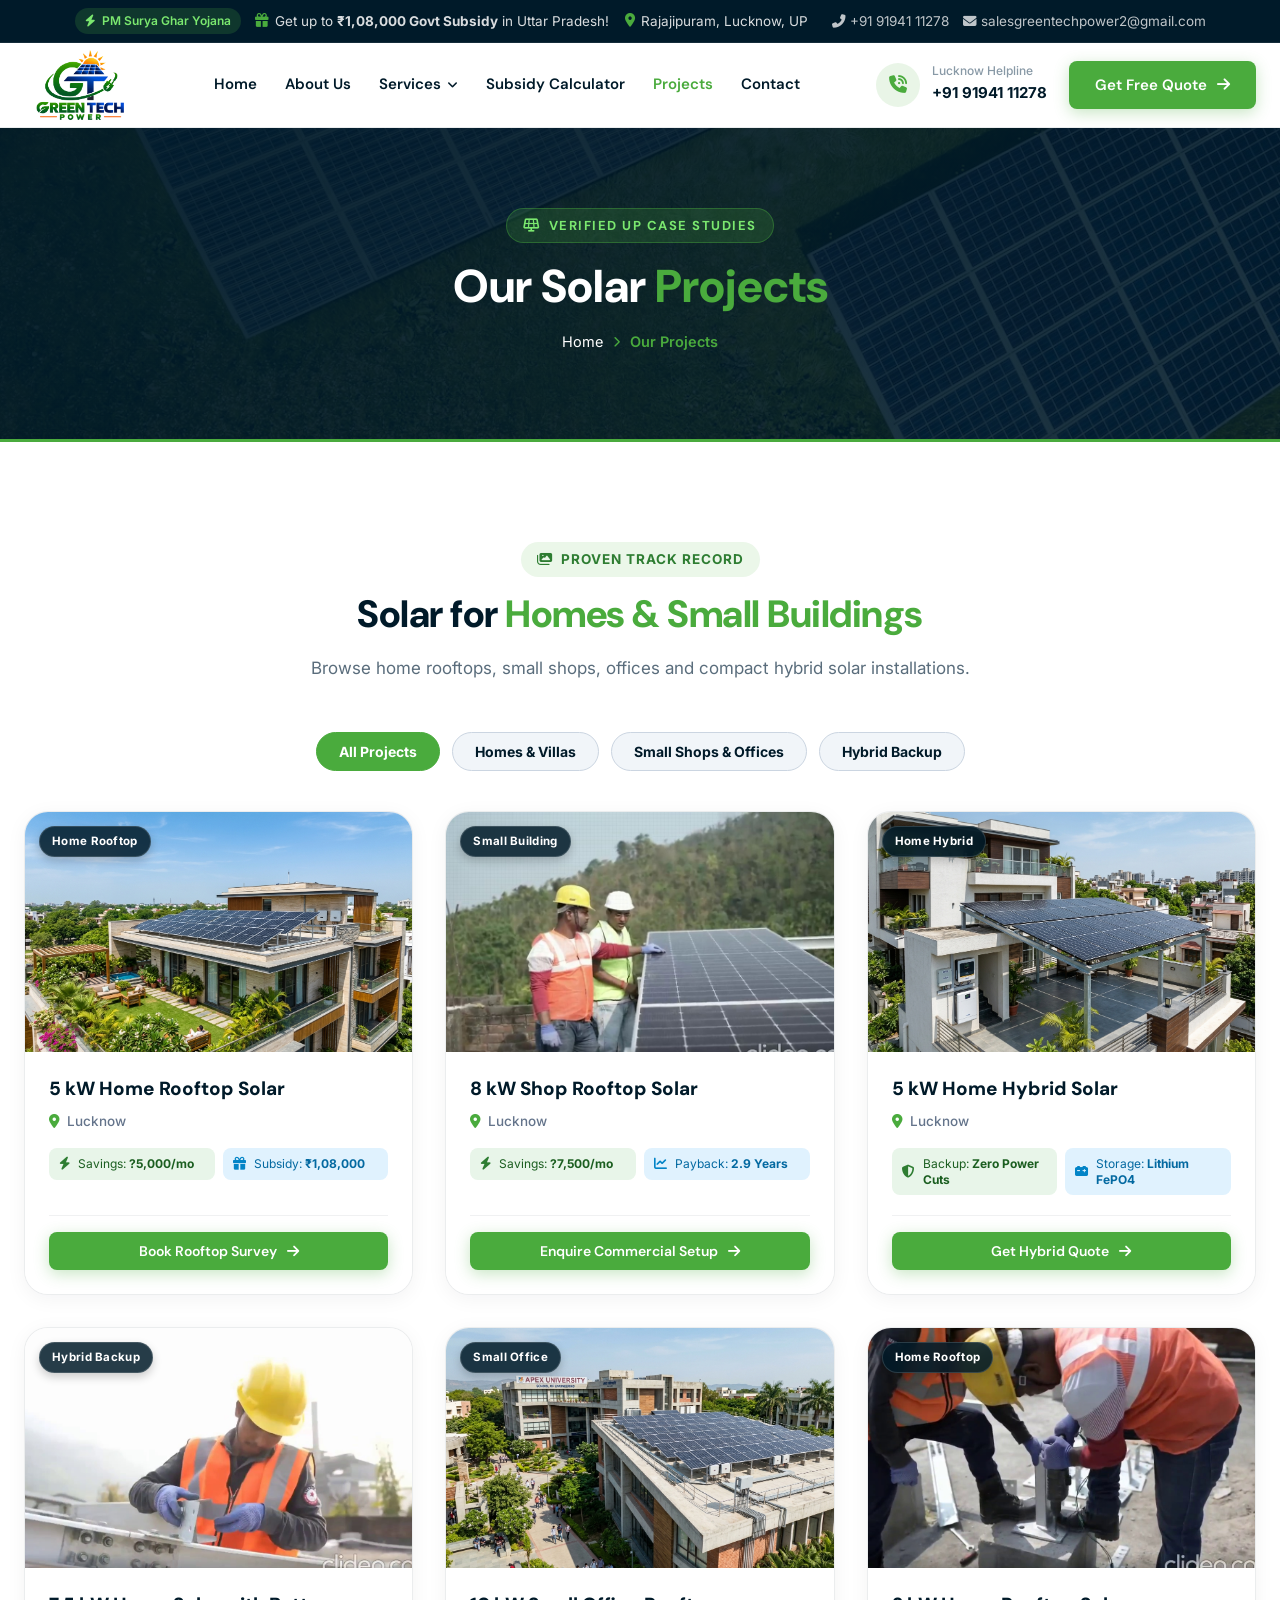
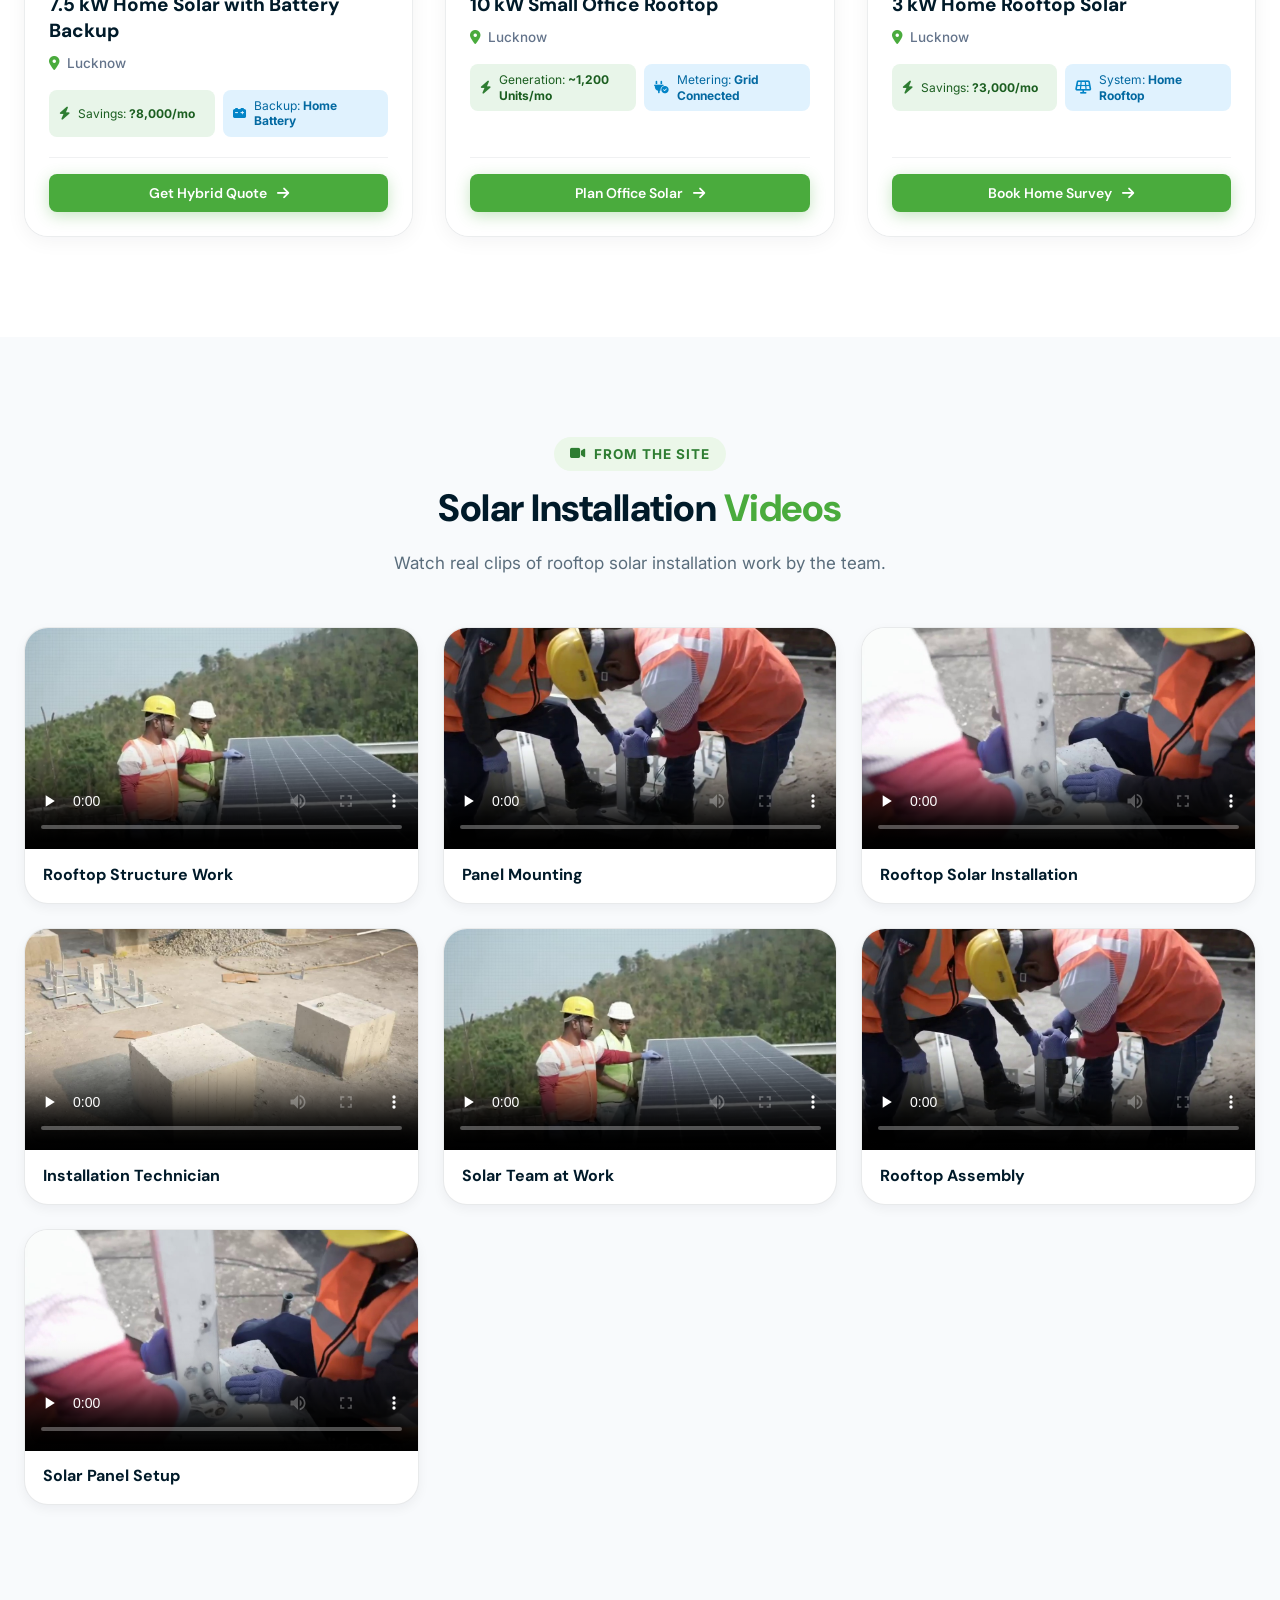
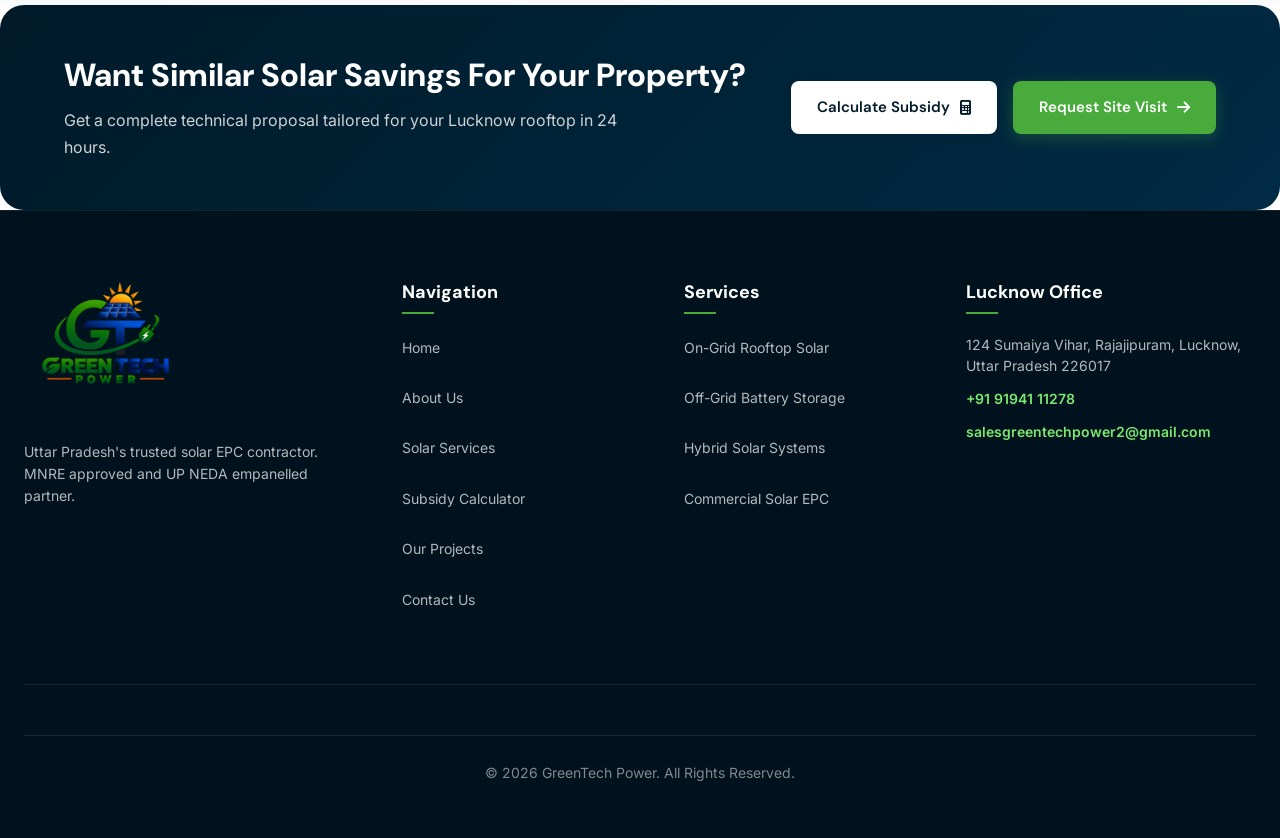
<file: projects.html>
<!DOCTYPE html>
<html lang="en">
<head>
  <meta charset="UTF-8">
  <meta name="viewport" content="width=device-width, initial-scale=1.0">
  <title>Home & Small Building Solar Projects | GreenTech Power Lucknow</title>
  <meta name="description" content="See rooftop solar installations for homes and small buildings in Lucknow, with compact home and shop systems.">
  <meta name="keywords" content="Solar projects Lucknow, Solar installations Uttar Pradesh, Rooftop solar portfolio UP, Commercial solar EPC projects">
  
  <link rel="icon" type="image/svg+xml" href="assets/images/favicon.svg">
  <link rel="preconnect" href="https://fonts.googleapis.com">
  <link rel="preconnect" href="https://fonts.gstatic.com" crossorigin>
  <link href="https://fonts.googleapis.com/css2?family=DM+Sans:ital,opsz,wght@0,9..40,100..1000;1,9..40,100..1000&family=Inter:wght@300;400;500;600;700;800;900&display=swap" rel="stylesheet">
  <link rel="stylesheet" href="https://cdnjs.cloudflare.com/ajax/libs/font-awesome/6.5.1/css/all.min.css">
  <link rel="stylesheet" href="assets/css/style.css">
</head>
<body>

  <!-- Top Announcement Bar -->
  <div class="topbar">
    <div class="container">
      <div class="topbar-left">
        <span class="topbar-badge"><i class="fas fa-bolt"></i> PM Surya Ghar Yojana</span>
        <div class="topbar-info"><i class="fas fa-gift"></i> <span>Get up to <strong>₹1,08,000 Govt Subsidy</strong> in Uttar Pradesh!</span></div>
      </div>
      <div class="topbar-right">
        <div class="topbar-info"><i class="fas fa-map-marker-alt"></i> <span>Rajajipuram, Lucknow, UP</span></div>
        <div class="topbar-links">
          <a href="tel:+919194111278"><i class="fas fa-phone-alt"></i> +91 91941 11278</a>
          <a href="mailto:salesgreentechpower2@gmail.com"><i class="fas fa-envelope"></i> salesgreentechpower2@gmail.com</a>
        </div>
      </div>
    </div>
  </div>

  <!-- Header -->
  <header class="site-header">
    <div class="container">
      <nav class="navbar">
        <a href="index.html" class="site-logo">
          <img src="assets/images/green-tech-power-logo.png" alt="Green Tech Power" width="158" height="100">
        </a>
        <ul class="nav-menu">
          <li class="nav-item"><a href="index.html" class="nav-link">Home</a></li>
          <li class="nav-item"><a href="about.html" class="nav-link">About Us</a></li>
          <li class="nav-item">
            <a href="services.html" class="nav-link">Services <i class="fas fa-angle-down"></i></a>
            <div class="dropdown-menu">
              <a href="services.html#rooftop" class="dropdown-item">Rooftop Solar (On-Grid)</a>
              <a href="services.html#battery" class="dropdown-item">Solar Battery Storage (Off-Grid)</a>
              <a href="services.html#hybrid" class="dropdown-item">Hybrid Solar Systems</a>
              <a href="services.html#commercial" class="dropdown-item">Commercial &amp; Industrial Solar</a>
            </div>
          </li>
          <li class="nav-item"><a href="calculator.html" class="nav-link">Subsidy Calculator</a></li>
          <li class="nav-item"><a href="projects.html" class="nav-link active">Projects</a></li>
          <li class="nav-item"><a href="contact.html" class="nav-link">Contact</a></li>
        </ul>
        <div class="header-actions">
          <div class="header-phone">
            <div class="header-phone-icon"><i class="fas fa-phone-volume"></i></div>
            <div class="header-phone-text"><span>Lucknow Helpline</span><a href="tel:+919194111278">+91 91941 11278</a></div>
          </div>
          <button class="btn-creative open-modal-btn"><span>Get Free Quote</span><i class="fas fa-arrow-right"></i></button>
          <button class="mobile-toggle" aria-label="Toggle navigation"><i class="fas fa-bars"></i></button>
        </div>
      </nav>
    </div>
  </header>

  <!-- Page Header Banner -->
  <section class="page-header-banner">
    <div class="page-header-overlay"></div>
    <div class="container">
      <div class="page-header-tag"><i class="fas fa-solar-panel"></i> Verified UP Case Studies</div>
      <h1 class="page-header-title">Our Solar <span>Projects</span></h1>
      <div class="breadcrumb-trail">
        <a href="index.html">Home</a>
        <i class="fas fa-chevron-right"></i>
        <span>Our Projects</span>
      </div>
    </div>
  </section>

  <!-- Projects Gallery Section -->
  <section class="section" id="projects">
    <div class="container">
      <div class="section-header-center">
        <div class="section-tag"><i class="fas fa-images"></i> Proven Track Record</div>
        <h2 class="section-title">Solar for <span>Homes &amp; Small Buildings</span></h2>
        <p class="section-desc">Browse home rooftops, small shops, offices and compact hybrid solar installations.</p>
      </div>

      <!-- Filter Tabs -->
      <div class="portfolio-filter-tabs">
        <button class="filter-tab-btn active" data-filter="all">All Projects</button>
        <button class="filter-tab-btn" data-filter="residential">Homes &amp; Villas</button>
        <button class="filter-tab-btn" data-filter="commercial">Small Shops &amp; Offices</button>
        <button class="filter-tab-btn" data-filter="hybrid">Hybrid Backup</button>
      </div>

      <!-- Projects Grid -->
            <div class="projects-grid">
        <!-- Project 1 -->
        <div class="project-card" data-category="residential">
          <div class="project-media at-shiny-glass-effect">
            <img src="assets/images/project-1.jpg" alt="Rooftop solar installation on a family home" width="380" height="240" loading="lazy">
            <span class="project-category-tag">Home Rooftop</span>
          </div>
          <div class="project-body">
            <h3 class="project-title">5 kW Home Rooftop Solar</h3>
            <div class="project-location">
              <i class="fas fa-map-marker-alt"></i> Lucknow
            </div>
            <div class="project-stats-grid">
              <div class="project-stat-badge stat-savings">
                <i class="fas fa-bolt"></i>
                <span>Savings: <strong>?5,000/mo</strong></span>
              </div>
              <div class="project-stat-badge stat-subsidy">
                <i class="fas fa-gift"></i>
                <span>Subsidy: <strong>₹1,08,000</strong></span>
              </div>
            </div>
            <div class="project-card-footer">
              <button class="btn-creative open-modal-btn btn-sm" data-plan="5kW Residential Solar">
                <span>Book Rooftop Survey</span>
                <i class="fas fa-arrow-right"></i>
              </button>
            </div>
          </div>
        </div>

        <!-- Project 2 -->
        <div class="project-card" data-category="commercial">
          <div class="project-media at-shiny-glass-effect">
            <img src="assets/images/install-workers-rails.jpg" alt="Solar crew assembling rooftop mounts on a small building" width="380" height="240" loading="lazy">
            <span class="project-category-tag">Small Building</span>
          </div>
          <div class="project-body">
            <h3 class="project-title">8 kW Shop Rooftop Solar</h3>
            <div class="project-location">
              <i class="fas fa-map-marker-alt"></i> Lucknow
            </div>
            <div class="project-stats-grid">
              <div class="project-stat-badge stat-savings">
                <i class="fas fa-bolt"></i>
                <span>Savings: <strong>?7,500/mo</strong></span>
              </div>
              <div class="project-stat-badge stat-subsidy">
                <i class="fas fa-chart-line"></i>
                <span>Payback: <strong>2.9 Years</strong></span>
              </div>
            </div>
            <div class="project-card-footer">
              <button class="btn-creative open-modal-btn btn-sm" data-plan="8kW Small Building Solar">
                <span>Enquire Commercial Setup</span>
                <i class="fas fa-arrow-right"></i>
              </button>
            </div>
          </div>
        </div>

        <!-- Project 3 -->
        <div class="project-card" data-category="residential">
          <div class="project-media at-shiny-glass-effect">
            <img src="assets/images/project-3.jpg" alt="Solar panels on a residential rooftop" width="380" height="240" loading="lazy">
            <span class="project-category-tag">Home Hybrid</span>
          </div>
          <div class="project-body">
            <h3 class="project-title">5 kW Home Hybrid Solar</h3>
            <div class="project-location">
              <i class="fas fa-map-marker-alt"></i> Lucknow
            </div>
            <div class="project-stats-grid">
              <div class="project-stat-badge stat-savings">
                <i class="fas fa-shield-halved"></i>
                <span>Backup: <strong>Zero Power Cuts</strong></span>
              </div>
              <div class="project-stat-badge stat-subsidy">
                <i class="fas fa-car-battery"></i>
                <span>Storage: <strong>Lithium FePO4</strong></span>
              </div>
            </div>
            <div class="project-card-footer">
              <button class="btn-creative open-modal-btn btn-sm" data-plan="5kW Home Hybrid Solar">
                <span>Get Hybrid Quote</span>
                <i class="fas fa-arrow-right"></i>
              </button>
            </div>
          </div>
        </div>

        <!-- Project 4 -->
        <div class="project-card" data-category="hybrid">
          <div class="project-media at-shiny-glass-effect">
            <img src="assets/images/install-team-panel.jpg" alt="Installer fitting a solar panel on a rooftop" width="380" height="240" loading="lazy">
            <span class="project-category-tag">Hybrid Backup</span>
          </div>
          <div class="project-body">
            <h3 class="project-title">7.5 kW Home Solar with Battery Backup</h3>
            <div class="project-location">
              <i class="fas fa-map-marker-alt"></i> Lucknow
            </div>
            <div class="project-stats-grid">
              <div class="project-stat-badge stat-savings">
                <i class="fas fa-bolt"></i>
                <span>Savings: <strong>?8,000/mo</strong></span>
              </div>
              <div class="project-stat-badge stat-subsidy">
                <i class="fas fa-car-battery"></i>
                <span>Backup: <strong>Home Battery</strong></span>
              </div>
            </div>
            <div class="project-card-footer">
              <button class="btn-creative open-modal-btn btn-sm" data-plan="7.5kW Home Hybrid Solar">
                <span>Get Hybrid Quote</span>
                <i class="fas fa-arrow-right"></i>
              </button>
            </div>
          </div>
        </div>

        <!-- Project 5 -->
        <div class="project-card" data-category="commercial">
          <div class="project-media at-shiny-glass-effect">
            <img src="assets/images/project-5.jpg" alt="Rooftop solar on a small office building" width="380" height="240" loading="lazy">
            <span class="project-category-tag">Small Office</span>
          </div>
          <div class="project-body">
            <h3 class="project-title">10 kW Small Office Rooftop</h3>
            <div class="project-location">
              <i class="fas fa-map-marker-alt"></i> Lucknow
            </div>
            <div class="project-stats-grid">
              <div class="project-stat-badge stat-savings">
                <i class="fas fa-bolt"></i>
                <span>Generation: <strong>~1,200 Units/mo</strong></span>
              </div>
              <div class="project-stat-badge stat-subsidy">
                <i class="fas fa-plug-circle-check"></i>
                <span>Metering: <strong>Grid Connected</strong></span>
              </div>
            </div>
            <div class="project-card-footer">
              <button class="btn-creative open-modal-btn btn-sm" data-plan="10kW Small Office Solar">
                <span>Plan Office Solar</span>
                <i class="fas fa-arrow-right"></i>
              </button>
            </div>
          </div>
        </div>

        <!-- Project 6 -->
        <div class="project-card" data-category="residential">
          <div class="project-media at-shiny-glass-effect">
            <img src="assets/images/install-panel-mounting.jpg" alt="Solar installers working on a rooftop" width="380" height="240" loading="lazy">
            <span class="project-category-tag">Home Rooftop</span>
          </div>
          <div class="project-body">
            <h3 class="project-title">3 kW Home Rooftop Solar</h3>
            <div class="project-location">
              <i class="fas fa-map-marker-alt"></i> Lucknow
            </div>
            <div class="project-stats-grid">
              <div class="project-stat-badge stat-savings">
                <i class="fas fa-bolt"></i>
                <span>Savings: <strong>?3,000/mo</strong></span>
              </div>
              <div class="project-stat-badge stat-subsidy">
                <i class="fas fa-solar-panel"></i>
                <span>System: <strong>Home Rooftop</strong></span>
              </div>
            </div>
            <div class="project-card-footer">
              <button class="btn-creative open-modal-btn btn-sm" data-plan="3kW Home Solar">
                <span>Book Home Survey</span>
                <i class="fas fa-arrow-right"></i>
              </button>
            </div>
          </div>
        </div>
      </div>
    </div>
  </section>

  <section class="section installation-clips-section" id="installation-videos">
    <div class="container">
      <div class="section-header-center">
        <div class="section-tag"><i class="fas fa-video"></i> From The Site</div>
        <h2 class="section-title">Solar Installation <span>Videos</span></h2>
        <p class="section-desc">Watch real clips of rooftop solar installation work by the team.</p>
      </div>
      <div class="installation-video-grid">
        <article class="installation-video-card">
          <video controls preload="none" poster="assets/images/install-workers-rails.jpg" aria-label="Rooftop Structure Work">
            <source src="assets/videos/installation-04.mp4" type="video/mp4">
          </video>
          <h3>Rooftop Structure Work</h3>
        </article>
        <article class="installation-video-card">
          <video controls preload="none" poster="assets/images/install-panel-mounting.jpg" aria-label="Panel Mounting">
            <source src="assets/videos/installation-05.mp4" type="video/mp4">
          </video>
          <h3>Panel Mounting</h3>
        </article>
        <article class="installation-video-card">
          <video controls preload="none" poster="assets/images/install-rooftop-panels.jpg" aria-label="Rooftop Solar Installation">
            <source src="assets/videos/installation-06.mp4" type="video/mp4">
          </video>
          <h3>Rooftop Solar Installation</h3>
        </article>
        <article class="installation-video-card">
          <video controls preload="none" poster="assets/images/install-technician.jpg" aria-label="Installation Technician">
            <source src="assets/videos/installation-07.mp4" type="video/mp4">
          </video>
          <h3>Installation Technician</h3>
        </article>
        <article class="installation-video-card">
          <video controls preload="none" poster="assets/images/install-workers-rails.jpg" aria-label="Solar Team at Work">
            <source src="assets/videos/installation-08.mp4" type="video/mp4">
          </video>
          <h3>Solar Team at Work</h3>
        </article>
        <article class="installation-video-card">
          <video controls preload="none" poster="assets/images/install-panel-mounting.jpg" aria-label="Rooftop Assembly">
            <source src="assets/videos/installation-09.mp4" type="video/mp4">
          </video>
          <h3>Rooftop Assembly</h3>
        </article>
        <article class="installation-video-card">
          <video controls preload="none" poster="assets/images/install-rooftop-panels.jpg" aria-label="Solar Panel Setup">
            <source src="assets/videos/installation-10.mp4" type="video/mp4">
          </video>
          <h3>Solar Panel Setup</h3>
        </article>
      </div>
    </div>
  </section>

  <!-- CTA Banner -->
  <section class="cta-banner">
    <div class="container">
      <div class="cta-wrapper">
        <div class="cta-content">
          <h2>Want Similar Solar Savings For Your Property?</h2>
          <p>Get a complete technical proposal tailored for your Lucknow rooftop in 24 hours.</p>
        </div>
        <div class="cta-actions">
          <a href="calculator.html" class="btn-creative btn-white"><span>Calculate Subsidy</span><i class="fas fa-calculator"></i></a>
          <a href="contact.html" class="btn-creative"><span>Request Site Visit</span><i class="fas fa-arrow-right"></i></a>
        </div>
      </div>
    </div>
  </section>

  <!-- Footer -->
  <footer class="site-footer">
    <div class="container">
      <div class="footer-top">
        <div class="footer-col brand-col">
          <a href="index.html" class="footer-logo"><img src="assets/images/green-tech-power-logo.png" alt="Green Tech Power" width="190" height="120"></a>
          <p>Uttar Pradesh's trusted solar EPC contractor. MNRE approved and UP NEDA empanelled partner.</p>
        </div>
        <div class="footer-col">
          <h4 class="footer-title">Navigation</h4>
          <ul class="footer-links">
            <li><a href="index.html">Home</a></li>
            <li><a href="about.html">About Us</a></li>
            <li><a href="services.html">Solar Services</a></li>
            <li><a href="calculator.html">Subsidy Calculator</a></li>
            <li><a href="projects.html">Our Projects</a></li>
            <li><a href="contact.html">Contact Us</a></li>
          </ul>
        </div>
        <div class="footer-col">
          <h4 class="footer-title">Services</h4>
          <ul class="footer-links">
            <li><a href="services.html#rooftop">On-Grid Rooftop Solar</a></li>
            <li><a href="services.html#battery">Off-Grid Battery Storage</a></li>
            <li><a href="services.html#hybrid">Hybrid Solar Systems</a></li>
            <li><a href="services.html#commercial">Commercial Solar EPC</a></li>
          </ul>
        </div>
        <div class="footer-col contact-col">
          <h4 class="footer-title">Lucknow Office</h4>
          <p>124 Sumaiya Vihar, Rajajipuram, Lucknow, Uttar Pradesh 226017</p>
          <p><a href="tel:+919194111278">+91 91941 11278</a></p>
          <p><a href="mailto:salesgreentechpower2@gmail.com">salesgreentechpower2@gmail.com</a></p>
        </div>
      </div>
      <div class="footer-bottom">
        <p>&copy; 2026 GreenTech Power. All Rights Reserved.</p>
      </div>
    </div>
  </footer>

  <!-- Modal -->
  <div class="modal-overlay" id="quoteModal">
    <div class="modal-box">
      <button class="modal-close" id="closeModalBtn">&times;</button>
      <div class="modal-header">
        <span class="modal-badge"><i class="fas fa-bolt"></i> Free Quote</span>
        <h3>Get Free Solar Assessment</h3>
      </div>
      <form class="modal-form" id="quoteModalForm" action="https://api.web3forms.com/submit" method="POST">
        <input type="hidden" name="access_key" value="55157f66-ed0a-40ed-bd82-46aab3149e4f">
        <input type="hidden" name="subject" value="New Projects Quote Request - GreenTech Power">
        <input type="hidden" name="from_name" value="GreenTech Power Solar">
        <div class="form-group"><label>Full Name *</label><input type="text" name="name" placeholder="Enter your full name" required></div>
        <div class="form-group"><label>Mobile Number *</label><input type="tel" name="phone" placeholder="+91 98765 43210" pattern="[0-9]{10}" required></div>
        <button type="submit" class="btn-creative btn-block"><span>Claim ₹1,08,000 Subsidy</span><i class="fas fa-arrow-right"></i></button>
      </form>
    </div>
  </div>

  <script src="assets/js/main.js"></script>

  <!-- Sticky Mobile Quick-Action Bar (Visible on screens <= 768px) -->
  <aside class="mobile-bottom-bar" aria-label="Mobile Quick Actions">
    <a href="tel:+919194111278" class="mob-bar-btn mob-bar-call" aria-label="Call Lucknow Helpline">
      <i class="fas fa-phone-volume"></i>
      <span>Call Now</span>
    </a>
    <a href="https://wa.me/919194111278?text=Hello%20GreenTech%20Power,%20I%20am%20interested%20in%20rooftop%20solar%20subsidy%20in%20Uttar%20Pradesh" class="mob-bar-btn mob-bar-whatsapp" target="_blank" rel="noopener" aria-label="Chat on WhatsApp">
      <i class="fab fa-whatsapp"></i>
      <span>WhatsApp</span>
    </a>
    <button class="mob-bar-btn mob-bar-quote open-modal-btn" aria-label="Get Free Solar Subsidy Quote">
      <i class="fas fa-bolt"></i>
      <span>Free Quote</span>
    </button>
  </aside>
  <div class="mobile-nav-backdrop" id="mobileNavBackdrop"></div>

</body>
</html>
</file>
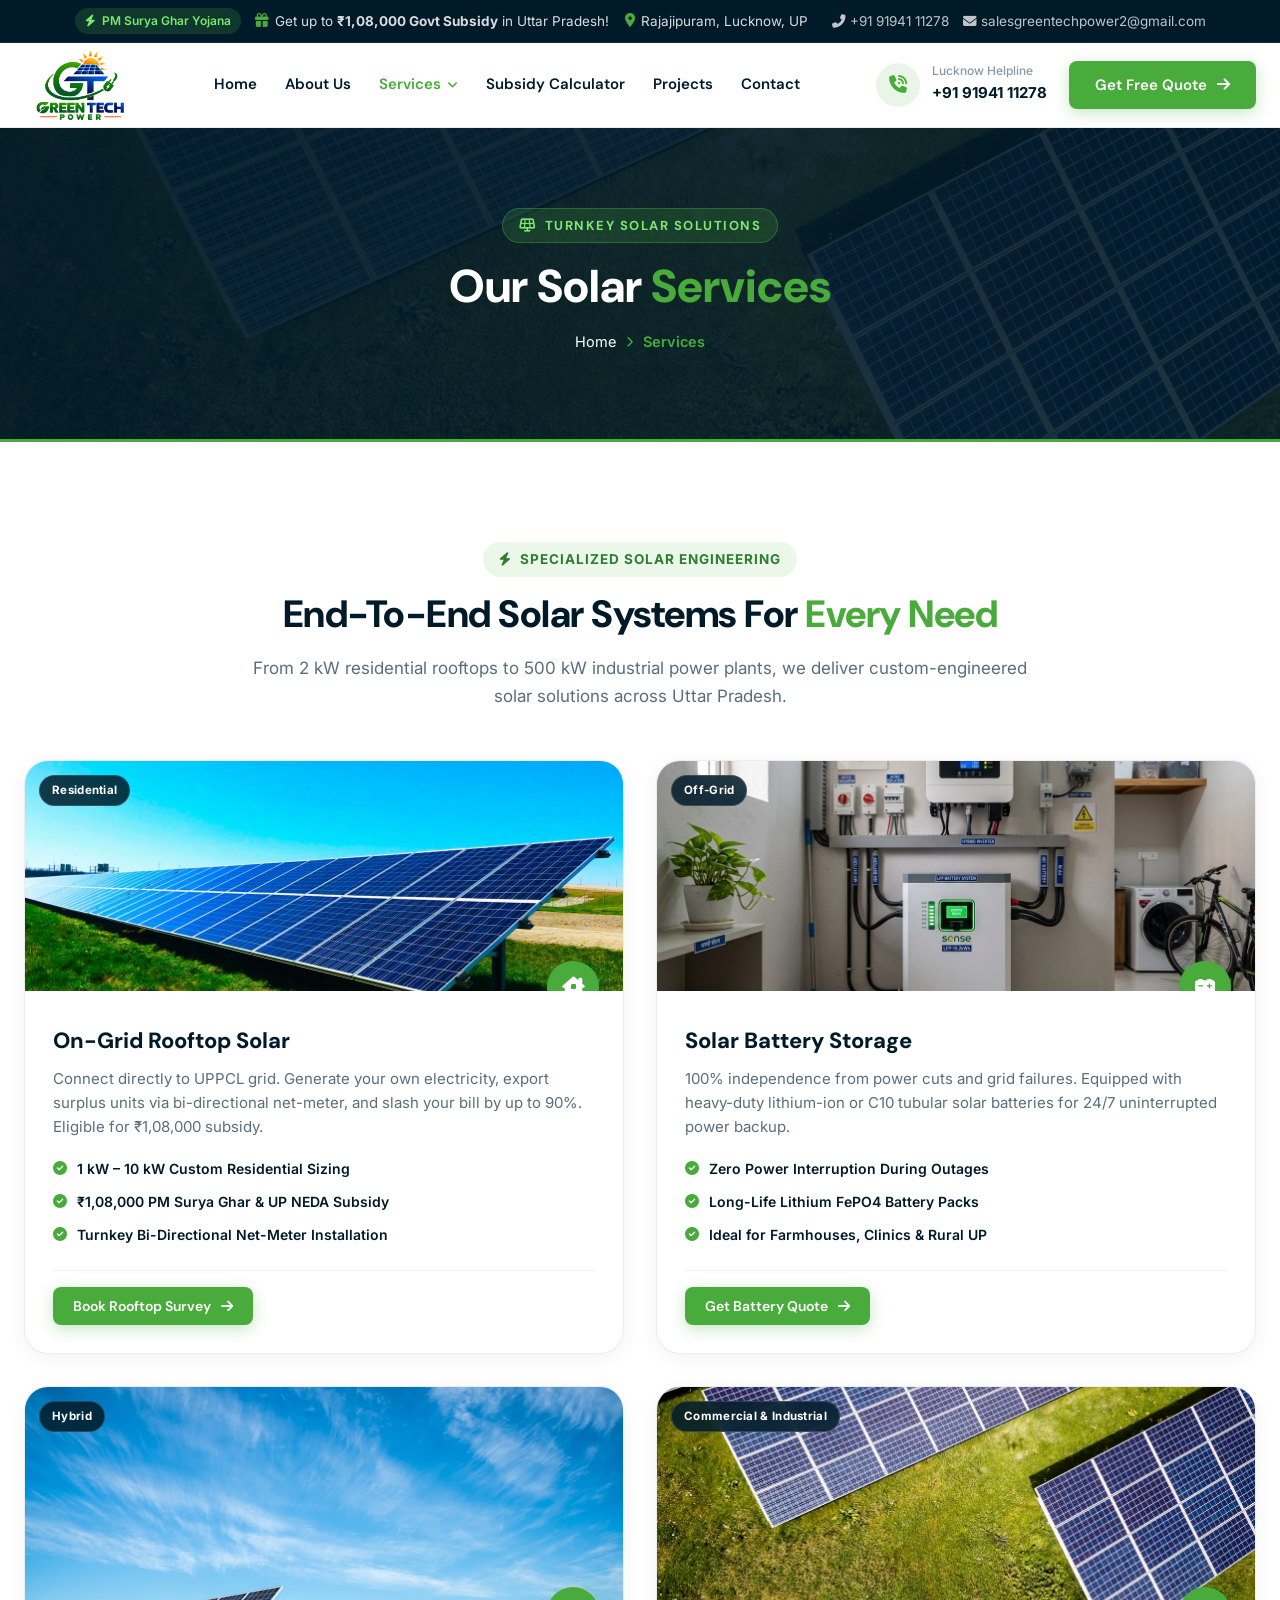
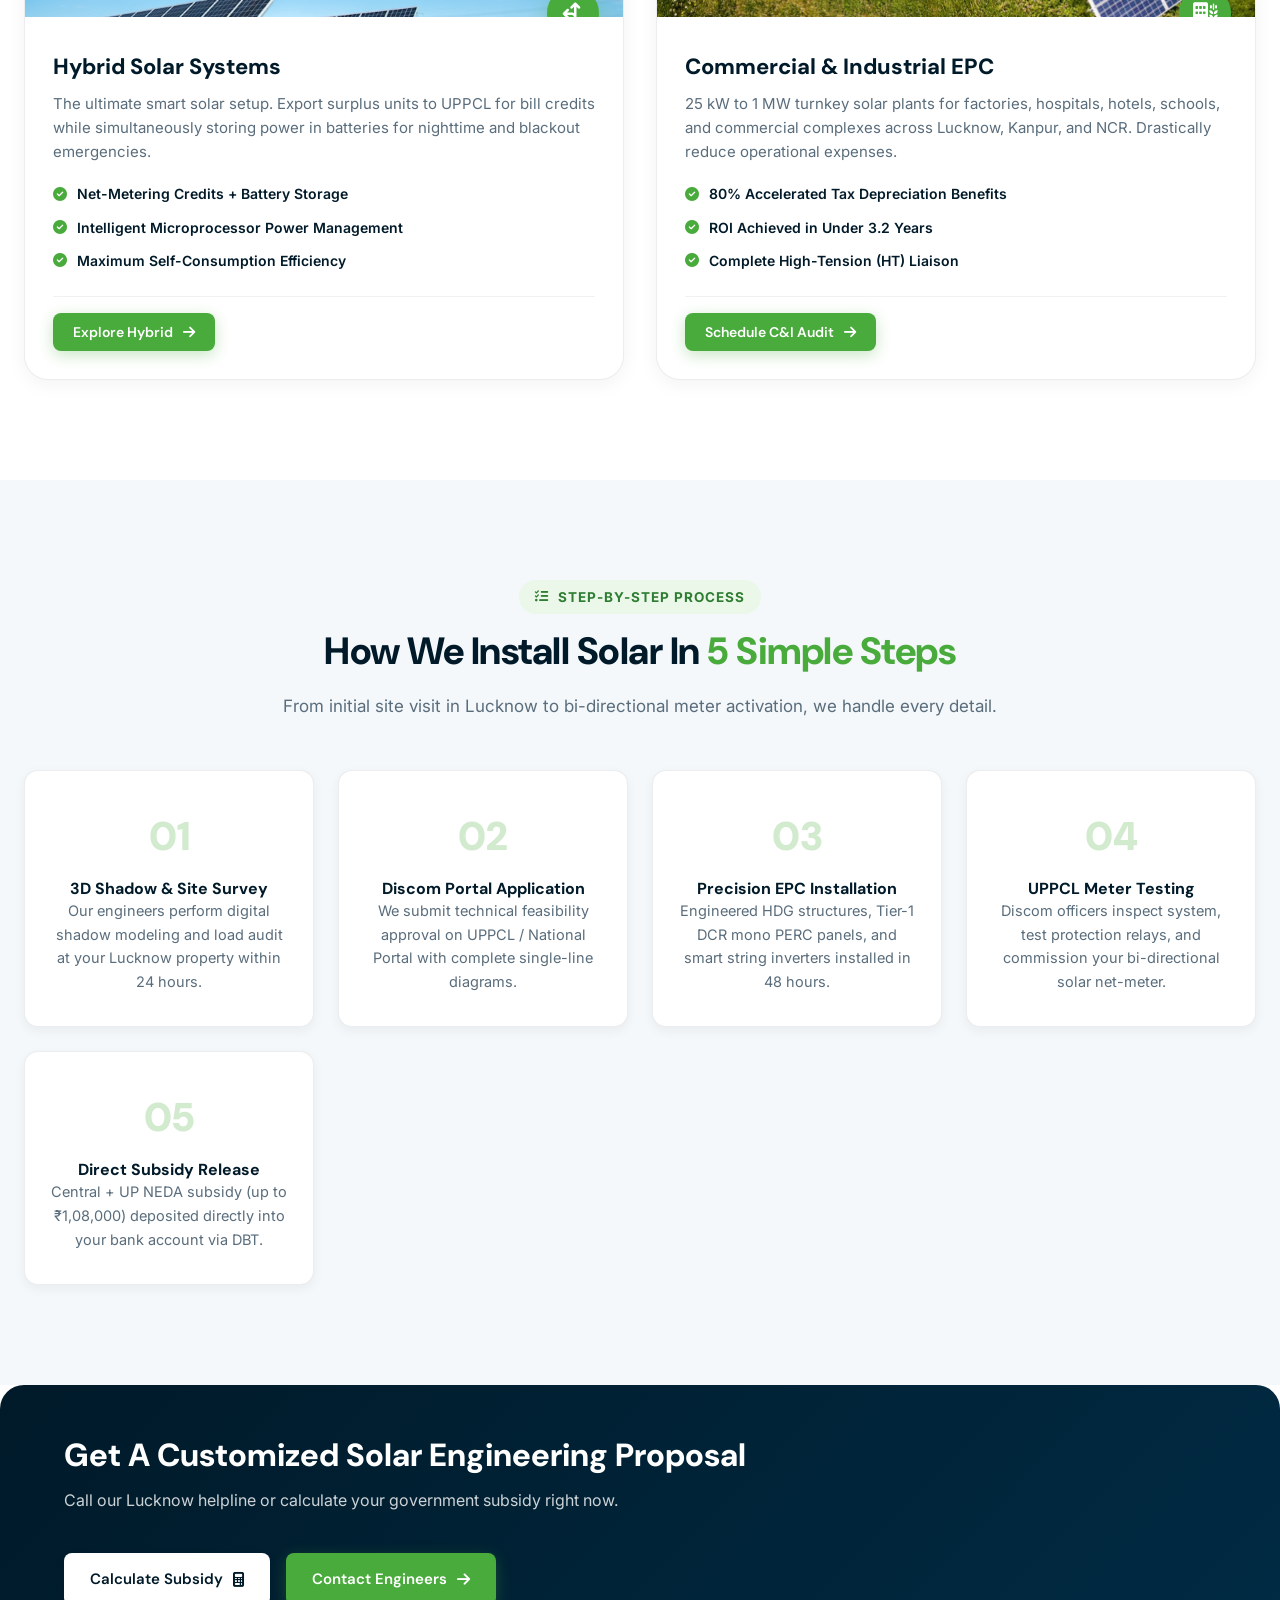
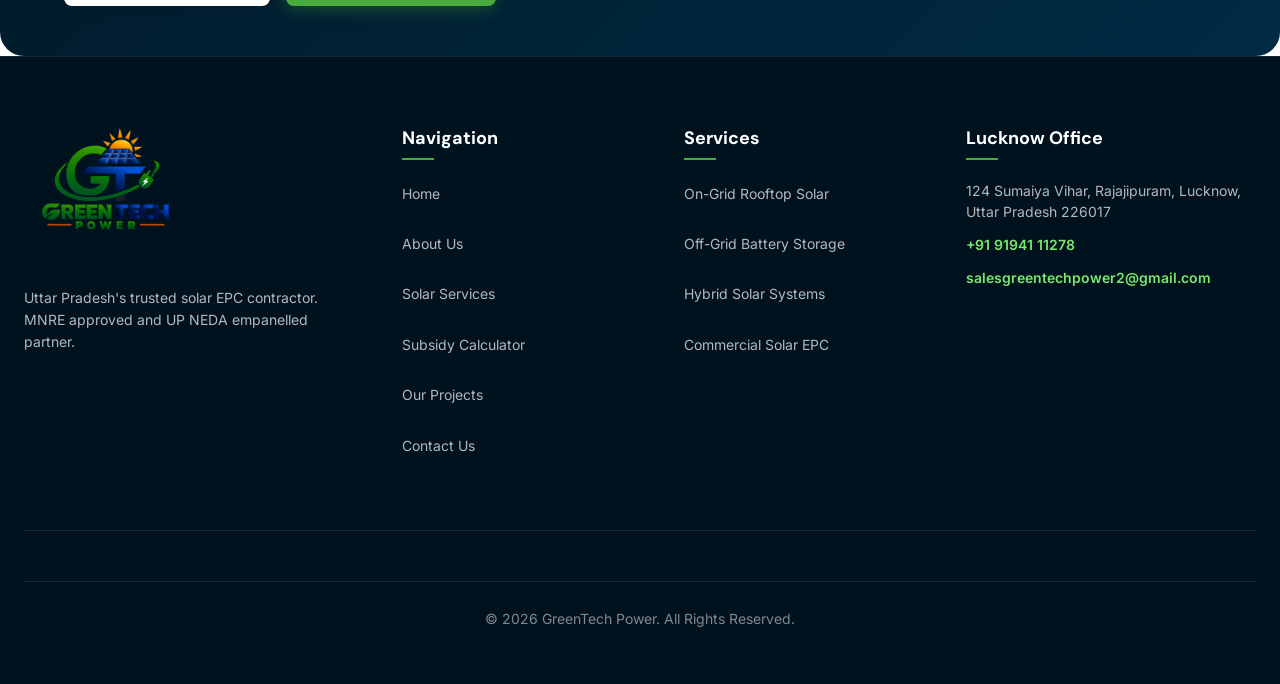
<file: services.html>
<!DOCTYPE html>
<html lang="en">
<head>
  <meta charset="UTF-8">
  <meta name="viewport" content="width=device-width, initial-scale=1.0">
  <title>Our Solar Services | GreenTech Power Lucknow - Rooftop, Hybrid & Commercial Solar EPC</title>
  <meta name="description" content="Explore our turnkey solar installation services across Lucknow and UP. On-grid rooftop solar, solar battery storage, hybrid systems, and commercial solar EPC.">
  <meta name="keywords" content="Solar services Lucknow, On grid rooftop solar UP, Solar battery storage Lucknow, Hybrid solar system, Commercial solar EPC Uttar Pradesh">
  
  <link rel="icon" type="image/svg+xml" href="assets/images/favicon.svg">
  <link rel="preconnect" href="https://fonts.googleapis.com">
  <link rel="preconnect" href="https://fonts.gstatic.com" crossorigin>
  <link href="https://fonts.googleapis.com/css2?family=DM+Sans:ital,opsz,wght@0,9..40,100..1000;1,9..40,100..1000&family=Inter:wght@300;400;500;600;700;800;900&display=swap" rel="stylesheet">
  <link rel="stylesheet" href="https://cdnjs.cloudflare.com/ajax/libs/font-awesome/6.5.1/css/all.min.css">
  <link rel="stylesheet" href="assets/css/style.css">
</head>
<body>

  <!-- Top Announcement Bar -->
  <div class="topbar">
    <div class="container">
      <div class="topbar-left">
        <span class="topbar-badge"><i class="fas fa-bolt"></i> PM Surya Ghar Yojana</span>
        <div class="topbar-info"><i class="fas fa-gift"></i> <span>Get up to <strong>₹1,08,000 Govt Subsidy</strong> in Uttar Pradesh!</span></div>
      </div>
      <div class="topbar-right">
        <div class="topbar-info"><i class="fas fa-map-marker-alt"></i> <span>Rajajipuram, Lucknow, UP</span></div>
        <div class="topbar-links">
          <a href="tel:+919194111278"><i class="fas fa-phone-alt"></i> +91 91941 11278</a>
          <a href="mailto:salesgreentechpower2@gmail.com"><i class="fas fa-envelope"></i> salesgreentechpower2@gmail.com</a>
        </div>
      </div>
    </div>
  </div>

  <!-- Header -->
  <header class="site-header">
    <div class="container">
      <nav class="navbar">
        <a href="index.html" class="site-logo">
          <img src="assets/images/green-tech-power-logo.png" alt="Green Tech Power" width="158" height="100">
        </a>
        <ul class="nav-menu">
          <li class="nav-item"><a href="index.html" class="nav-link">Home</a></li>
          <li class="nav-item"><a href="about.html" class="nav-link">About Us</a></li>
          <li class="nav-item">
            <a href="services.html" class="nav-link active">Services <i class="fas fa-angle-down"></i></a>
            <div class="dropdown-menu">
              <a href="#rooftop" class="dropdown-item">Rooftop Solar (On-Grid)</a>
              <a href="#battery" class="dropdown-item">Solar Battery Storage (Off-Grid)</a>
              <a href="#hybrid" class="dropdown-item">Hybrid Solar Systems</a>
              <a href="#commercial" class="dropdown-item">Commercial &amp; Industrial Solar</a>
            </div>
          </li>
          <li class="nav-item"><a href="calculator.html" class="nav-link">Subsidy Calculator</a></li>
          <li class="nav-item"><a href="projects.html" class="nav-link">Projects</a></li>
          <li class="nav-item"><a href="contact.html" class="nav-link">Contact</a></li>
        </ul>
        <div class="header-actions">
          <div class="header-phone">
            <div class="header-phone-icon"><i class="fas fa-phone-volume"></i></div>
            <div class="header-phone-text"><span>Lucknow Helpline</span><a href="tel:+919194111278">+91 91941 11278</a></div>
          </div>
          <button class="btn-creative open-modal-btn"><span>Get Free Quote</span><i class="fas fa-arrow-right"></i></button>
          <button class="mobile-toggle" aria-label="Toggle navigation"><i class="fas fa-bars"></i></button>
        </div>
      </nav>
    </div>
  </header>

  <!-- Page Header Banner -->
  <section class="page-header-banner">
    <div class="page-header-overlay"></div>
    <div class="container">
      <div class="page-header-tag"><i class="fas fa-solar-panel"></i> Turnkey Solar Solutions</div>
      <h1 class="page-header-title">Our Solar <span>Services</span></h1>
      <div class="breadcrumb-trail">
        <a href="index.html">Home</a>
        <i class="fas fa-chevron-right"></i>
        <span>Services</span>
      </div>
    </div>
  </section>

  <!-- Services Grid -->
  <section class="section">
    <div class="container">
      <div class="section-header-center">
        <div class="section-tag"><i class="fas fa-bolt"></i> Specialized Solar Engineering</div>
        <h2 class="section-title">End-To-End Solar Systems For <span>Every Need</span></h2>
        <p class="section-desc">From 2 kW residential rooftops to 500 kW industrial power plants, we deliver custom-engineered solar solutions across Uttar Pradesh.</p>
      </div>

            <div class="services-grid">
        <!-- Service 1 -->
        <div class="service-card" id="rooftop">
          <div class="service-card-media at-shiny-glass-effect">
            <img src="assets/images/service-rooftop.jpg" alt="Rooftop Solar Solutions Lucknow" width="380" height="230" loading="lazy">
            <span class="service-badge">Residential</span>
            <div class="service-icon-box"><i class="fas fa-house-chimney-window"></i></div>
          </div>
          <div class="service-card-body">
            <h3>On-Grid Rooftop Solar</h3>
            <p>Connect directly to UPPCL grid. Generate your own electricity, export surplus units via bi-directional net-meter, and slash your bill by up to 90%. Eligible for ₹1,08,000 subsidy.</p>
            <ul class="service-feature-list">
              <li><i class="fas fa-check-circle"></i> 1 kW – 10 kW Custom Residential Sizing</li>
              <li><i class="fas fa-check-circle"></i> ₹1,08,000 PM Surya Ghar &amp; UP NEDA Subsidy</li>
              <li><i class="fas fa-check-circle"></i> Turnkey Bi-Directional Net-Meter Installation</li>
            </ul>
            <div class="service-card-footer">
              <button class="btn-creative open-modal-btn btn-sm" data-plan="On-Grid Rooftop Solar">
                <span>Book Rooftop Survey</span>
                <i class="fas fa-arrow-right"></i>
              </button>
            </div>
          </div>
        </div>

        <!-- Service 2 -->
        <div class="service-card" id="battery">
          <div class="service-card-media at-shiny-glass-effect">
            <img src="assets/images/service-battery.jpg" alt="Solar Battery Storage Lucknow" width="380" height="230" loading="lazy">
            <span class="service-badge">Off-Grid</span>
            <div class="service-icon-box"><i class="fas fa-car-battery"></i></div>
          </div>
          <div class="service-card-body">
            <h3>Solar Battery Storage</h3>
            <p>100% independence from power cuts and grid failures. Equipped with heavy-duty lithium-ion or C10 tubular solar batteries for 24/7 uninterrupted power backup.</p>
            <ul class="service-feature-list">
              <li><i class="fas fa-check-circle"></i> Zero Power Interruption During Outages</li>
              <li><i class="fas fa-check-circle"></i> Long-Life Lithium FePO4 Battery Packs</li>
              <li><i class="fas fa-check-circle"></i> Ideal for Farmhouses, Clinics &amp; Rural UP</li>
            </ul>
            <div class="service-card-footer">
              <button class="btn-creative open-modal-btn btn-sm" data-plan="Solar Battery Storage">
                <span>Get Battery Quote</span>
                <i class="fas fa-arrow-right"></i>
              </button>
            </div>
          </div>
        </div>

        <!-- Service 3 -->
        <div class="service-card" id="hybrid">
          <div class="service-card-media at-shiny-glass-effect">
            <img src="assets/images/service-hybrid.jpg" alt="Hybrid Solar Systems Lucknow" width="380" height="230" loading="lazy">
            <span class="service-badge">Hybrid</span>
            <div class="service-icon-box"><i class="fas fa-arrows-split-up-and-left"></i></div>
          </div>
          <div class="service-card-body">
            <h3>Hybrid Solar Systems</h3>
            <p>The ultimate smart solar setup. Export surplus units to UPPCL for bill credits while simultaneously storing power in batteries for nighttime and blackout emergencies.</p>
            <ul class="service-feature-list">
              <li><i class="fas fa-check-circle"></i> Net-Metering Credits + Battery Storage</li>
              <li><i class="fas fa-check-circle"></i> Intelligent Microprocessor Power Management</li>
              <li><i class="fas fa-check-circle"></i> Maximum Self-Consumption Efficiency</li>
            </ul>
            <div class="service-card-footer">
              <button class="btn-creative open-modal-btn btn-sm" data-plan="Hybrid Solar Systems">
                <span>Explore Hybrid</span>
                <i class="fas fa-arrow-right"></i>
              </button>
            </div>
          </div>
        </div>

        <!-- Service 4 -->
        <div class="service-card" id="commercial">
          <div class="service-card-media at-shiny-glass-effect">
            <img src="assets/images/service-commercial.jpg" alt="Commercial Solar Power Lucknow" width="380" height="230" loading="lazy">
            <span class="service-badge">Commercial &amp; Industrial</span>
            <div class="service-icon-box"><i class="fas fa-building-wheat"></i></div>
          </div>
          <div class="service-card-body">
            <h3>Commercial &amp; Industrial EPC</h3>
            <p>25 kW to 1 MW turnkey solar plants for factories, hospitals, hotels, schools, and commercial complexes across Lucknow, Kanpur, and NCR. Drastically reduce operational expenses.</p>
            <ul class="service-feature-list">
              <li><i class="fas fa-check-circle"></i> 80% Accelerated Tax Depreciation Benefits</li>
              <li><i class="fas fa-check-circle"></i> ROI Achieved in Under 3.2 Years</li>
              <li><i class="fas fa-check-circle"></i> Complete High-Tension (HT) Liaison</li>
            </ul>
            <div class="service-card-footer">
              <button class="btn-creative open-modal-btn btn-sm" data-plan="Commercial & Industrial Solar">
                <span>Schedule C&amp;I Audit</span>
                <i class="fas fa-arrow-right"></i>
              </button>
            </div>
          </div>
        </div>
      </div>
    </div>
  </section>

  <!-- Process Section -->
  <section class="section bg-secondary">
    <div class="container">
      <div class="section-header-center">
        <div class="section-tag"><i class="fas fa-list-check"></i> Step-By-Step Process</div>
        <h2 class="section-title">How We Install Solar In <span>5 Simple Steps</span></h2>
        <p class="section-desc">From initial site visit in Lucknow to bi-directional meter activation, we handle every detail.</p>
      </div>

      <div class="steps-grid">
        <div class="step-card">
          <div class="step-num">01</div>
          <h4>3D Shadow &amp; Site Survey</h4>
          <p>Our engineers perform digital shadow modeling and load audit at your Lucknow property within 24 hours.</p>
        </div>
        <div class="step-card">
          <div class="step-num">02</div>
          <h4>Discom Portal Application</h4>
          <p>We submit technical feasibility approval on UPPCL / National Portal with complete single-line diagrams.</p>
        </div>
        <div class="step-card">
          <div class="step-num">03</div>
          <h4>Precision EPC Installation</h4>
          <p>Engineered HDG structures, Tier-1 DCR mono PERC panels, and smart string inverters installed in 48 hours.</p>
        </div>
        <div class="step-card">
          <div class="step-num">04</div>
          <h4>UPPCL Meter Testing</h4>
          <p>Discom officers inspect system, test protection relays, and commission your bi-directional solar net-meter.</p>
        </div>
        <div class="step-card">
          <div class="step-num">05</div>
          <h4>Direct Subsidy Release</h4>
          <p>Central + UP NEDA subsidy (up to ₹1,08,000) deposited directly into your bank account via DBT.</p>
        </div>
      </div>
    </div>
  </section>

  <!-- CTA Banner -->
  <section class="cta-banner">
    <div class="container">
      <div class="cta-wrapper">
        <div class="cta-content">
          <h2>Get A Customized Solar Engineering Proposal</h2>
          <p>Call our Lucknow helpline or calculate your government subsidy right now.</p>
        </div>
        <div class="cta-actions">
          <a href="calculator.html" class="btn-creative btn-white"><span>Calculate Subsidy</span><i class="fas fa-calculator"></i></a>
          <a href="contact.html" class="btn-creative"><span>Contact Engineers</span><i class="fas fa-arrow-right"></i></a>
        </div>
      </div>
    </div>
  </section>

  <!-- Footer -->
  <footer class="site-footer">
    <div class="container">
      <div class="footer-top">
        <div class="footer-col brand-col">
          <a href="index.html" class="footer-logo"><img src="assets/images/green-tech-power-logo.png" alt="Green Tech Power" width="190" height="120"></a>
          <p>Uttar Pradesh's trusted solar EPC contractor. MNRE approved and UP NEDA empanelled partner.</p>
        </div>
        <div class="footer-col">
          <h4 class="footer-title">Navigation</h4>
          <ul class="footer-links">
            <li><a href="index.html">Home</a></li>
            <li><a href="about.html">About Us</a></li>
            <li><a href="services.html">Solar Services</a></li>
            <li><a href="calculator.html">Subsidy Calculator</a></li>
            <li><a href="projects.html">Our Projects</a></li>
            <li><a href="contact.html">Contact Us</a></li>
          </ul>
        </div>
        <div class="footer-col">
          <h4 class="footer-title">Services</h4>
          <ul class="footer-links">
            <li><a href="services.html#rooftop">On-Grid Rooftop Solar</a></li>
            <li><a href="services.html#battery">Off-Grid Battery Storage</a></li>
            <li><a href="services.html#hybrid">Hybrid Solar Systems</a></li>
            <li><a href="services.html#commercial">Commercial Solar EPC</a></li>
          </ul>
        </div>
        <div class="footer-col contact-col">
          <h4 class="footer-title">Lucknow Office</h4>
          <p>124 Sumaiya Vihar, Rajajipuram, Lucknow, Uttar Pradesh 226017</p>
          <p><a href="tel:+919194111278">+91 91941 11278</a></p>
          <p><a href="mailto:salesgreentechpower2@gmail.com">salesgreentechpower2@gmail.com</a></p>
        </div>
      </div>
      <div class="footer-bottom">
        <p>&copy; 2026 GreenTech Power. All Rights Reserved.</p>
      </div>
    </div>
  </footer>

  <!-- Modal -->
  <div class="modal-overlay" id="quoteModal">
    <div class="modal-box">
      <button class="modal-close" id="closeModalBtn">&times;</button>
      <div class="modal-header">
        <span class="modal-badge"><i class="fas fa-bolt"></i> Free Quote</span>
        <h3>Get Free Solar Assessment</h3>
      </div>
      <form class="modal-form" id="quoteModalForm" action="https://api.web3forms.com/submit" method="POST">
        <input type="hidden" name="access_key" value="55157f66-ed0a-40ed-bd82-46aab3149e4f">
        <input type="hidden" name="subject" value="New Services Quote Request - GreenTech Power">
        <input type="hidden" name="from_name" value="GreenTech Power Solar">
        <div class="form-group"><label>Full Name *</label><input type="text" name="name" placeholder="Enter your full name" required></div>
        <div class="form-group"><label>Mobile Number *</label><input type="tel" name="phone" placeholder="+91 98765 43210" pattern="[0-9]{10}" required></div>
        <button type="submit" class="btn-creative btn-block"><span>Claim ₹1,08,000 Subsidy</span><i class="fas fa-arrow-right"></i></button>
      </form>
    </div>
  </div>

  <script src="assets/js/main.js"></script>

  <!-- Sticky Mobile Quick-Action Bar (Visible on screens <= 768px) -->
  <aside class="mobile-bottom-bar" aria-label="Mobile Quick Actions">
    <a href="tel:+919194111278" class="mob-bar-btn mob-bar-call" aria-label="Call Lucknow Helpline">
      <i class="fas fa-phone-volume"></i>
      <span>Call Now</span>
    </a>
    <a href="https://wa.me/919194111278?text=Hello%20GreenTech%20Power,%20I%20am%20interested%20in%20rooftop%20solar%20subsidy%20in%20Uttar%20Pradesh" class="mob-bar-btn mob-bar-whatsapp" target="_blank" rel="noopener" aria-label="Chat on WhatsApp">
      <i class="fab fa-whatsapp"></i>
      <span>WhatsApp</span>
    </a>
    <button class="mob-bar-btn mob-bar-quote open-modal-btn" aria-label="Get Free Solar Subsidy Quote">
      <i class="fas fa-bolt"></i>
      <span>Free Quote</span>
    </button>
  </aside>
  <div class="mobile-nav-backdrop" id="mobileNavBackdrop"></div>

</body>
</html>
</file>
<file: assets/css/style.css>
/* ==========================================================================
   GreenTech Power - Lucknow, Uttar Pradesh
   Cloned & Inspired by Sunex Home Version 2
   Color Tokens, Glassmorphism, Animations & Responsive Design System
   ========================================================================== */

:root {
  --color-primary: #001A29;          /* Deep Royal Solar Navy */
  --color-primary-dark: #00121D;     /* Ultra Dark Navy */
  --color-primary-light: #062B42;    /* Elevated Card Navy */
  --color-accent: #4AAB3D;           /* Vibrant Solar Green */
  --color-accent-hover: #3D9132;     /* Darker Green on Hover */
  --color-accent-light: #EBF7E9;     /* Soft Mint Tint */
  --color-secondary: #F4F8FA;        /* Clean Light Background */
  --color-text: #5A6D7C;             /* Slate Paragraph Text */
  --color-text-muted: #8899A6;       /* Subtitle Gray */
  --color-text-dark: #001A29;        /* Deep Heading Color */
  --color-white: #FFFFFF;
  --color-border: rgba(0, 26, 41, 0.08);
  --color-border-dark: rgba(255, 255, 255, 0.12);
  --color-card-dark: #042438;
  --color-gold: #FFB800;             /* Star & Subsidy Highlight */

  /* Typography */
  --font-main: 'Inter', -apple-system, BlinkMacSystemFont, sans-serif;
  --font-heading: 'DM Sans', 'Inter', sans-serif;

  /* Shadows & Glassmorphism */
  --shadow-sm: 0 4px 12px rgba(0, 26, 41, 0.05);
  --shadow-md: 0 8px 24px rgba(0, 26, 41, 0.08);
  --shadow-lg: 0 16px 40px rgba(0, 26, 41, 0.12);
  --shadow-glow: 0 10px 30px rgba(74, 171, 61, 0.35);
  --glass-bg: rgba(255, 255, 255, 0.12);
  --glass-border: rgba(255, 255, 255, 0.2);

  /* Transitions */
  --transition-fast: 0.25s ease;
  --transition-base: 0.35s cubic-bezier(0.16, 1, 0.3, 1);
  --transition-slow: 0.5s cubic-bezier(0.16, 1, 0.3, 1);

  /* Layout */
  --container-max: 1320px;
  --radius-sm: 8px;
  --radius-md: 14px;
  --radius-lg: 24px;
  --radius-pill: 9999px;
}

/* Base Reset */
*, *::before, *::after {
  margin: 0;
  padding: 0;
  box-sizing: border-box;
}

html {
  scroll-behavior: smooth;
  font-size: 16px;
  -webkit-font-smoothing: antialiased;
  overflow-x: hidden;
  width: 100%;
}

body {
  font-family: var(--font-main);
  background-color: var(--color-white);
  color: var(--color-text);
  line-height: 1.65;
  overflow-x: hidden;
  width: 100%;
  position: relative;
}

img {
  max-width: 100%;
  height: auto;
  display: block;
}

a {
  color: inherit;
  text-decoration: none;
  transition: var(--transition-fast);
}

ul {
  list-style: none;
}

button, input, select, textarea {
  font-family: inherit;
  outline: none;
  border: none;
}

h1, h2, h3, h4, h5, h6 {
  font-family: var(--font-heading);
  color: var(--color-primary);
  font-weight: 700;
  line-height: 1.25;
}

.container {
  width: 100%;
  max-width: var(--container-max);
  margin: 0 auto;
  padding: 0 24px;
}

/* ==========================================================================
   Theme Preloader & Magic Cursor
   ========================================================================== */
.preloader {
  position: fixed;
  top: 0;
  left: 0;
  width: 100%;
  height: 100%;
  background: var(--color-primary);
  display: flex;
  justify-content: center;
  align-items: center;
  z-index: 99999;
  pointer-events: none;
  animation: autoPreloadFade 0.6s ease 0.6s forwards;
}

@keyframes autoPreloadFade {
  to {
    opacity: 0;
    visibility: hidden;
    display: none;
  }
}

.preloader.fade-out {
  opacity: 0;
  visibility: hidden;
  display: none;
}

.preloader-spinner {
  width: 64px;
  height: 64px;
  border: 4px solid rgba(255, 255, 255, 0.1);
  border-top-color: var(--color-accent);
  border-radius: 50%;
  animation: spin 1s infinite linear;
  position: relative;
}

.preloader-icon {
  position: absolute;
  top: 50%;
  left: 50%;
  transform: translate(-50%, -50%);
  color: var(--color-accent);
  font-size: 22px;
}

#magic-cursor,
#cursor-dot {
  display: none !important;
}

/* ==========================================================================
   Header & Navigation
   ========================================================================== */
.topbar {
  position: sticky;
  top: 0;
  z-index: 1001;
  background-color: var(--color-primary);
  color: rgba(255, 255, 255, 0.85);
  font-size: 13.5px;
  padding: 8px 0;
  border-bottom: 1px solid rgba(255, 255, 255, 0.08);
}

.topbar .container {
  display: flex;
  justify-content: space-between;
  align-items: center;
  flex-wrap: nowrap;
  gap: 16px;
  max-width: 1600px;
}

.topbar-left {
  display: flex;
  align-items: center;
  gap: 14px;
  white-space: nowrap;
}

.topbar-badge {
  display: inline-flex;
  align-items: center;
  gap: 6px;
  background: rgba(74, 171, 61, 0.2);
  color: #7BE86F;
  font-weight: 600;
  padding: 3px 10px;
  border-radius: var(--radius-pill);
  font-size: 12px;
}

.topbar-info {
  display: flex;
  align-items: center;
  gap: 6px;
  white-space: nowrap;
}

.topbar-info i {
  color: var(--color-accent);
}

.topbar-right {
  display: flex;
  align-items: center;
  gap: 14px;
  white-space: nowrap;
}

.topbar-links {
  white-space: nowrap;
}

.topbar-links a {
  color: rgba(255, 255, 255, 0.75);
  margin-left: 10px;
  transition: var(--transition-fast);
}

.topbar-links a:hover {
  color: var(--color-accent);
}

/* Main Navbar */
.site-header {
  position: sticky;
  top: var(--topbar-sticky-offset, 0px);
  width: 100%;
  background: rgba(255, 255, 255, 0.98);
  backdrop-filter: blur(12px);
  z-index: 1000;
  transition: var(--transition-base);
  border-bottom: 1px solid var(--color-border);
}

.site-header.scrolled {
  box-shadow: var(--shadow-md);
  padding: 4px 0;
  background: rgba(255, 255, 255, 0.98);
}

.navbar {
  display: flex;
  align-items: center;
  justify-content: space-between;
  height: 84px;
  gap: 24px;
}

.site-logo {
  display: flex;
  align-items: center;
  flex-shrink: 0;
}

.site-logo img {
  height: 44px;
  width: auto;
  max-width: 230px;
}

.nav-menu {
  display: flex;
  align-items: center;
  gap: 28px;
  margin: 0;
  padding: 0;
}

.nav-item {
  position: relative;
}

.nav-link {
  font-family: var(--font-heading);
  font-size: 15px;
  font-weight: 600;
  color: var(--color-primary);
  display: flex;
  align-items: center;
  gap: 6px;
  padding: 8px 0;
  white-space: nowrap;
  transition: var(--transition-fast);
}

.nav-link:hover, .nav-link.active {
  color: var(--color-accent);
}

.nav-link i.fa-angle-down {
  font-size: 12px;
  transition: transform 0.25s ease;
}

.nav-item:hover .nav-link i.fa-angle-down {
  transform: rotate(180deg);
}

/* Dropdown Menu */
.dropdown-menu {
  position: absolute;
  top: 100%;
  left: 0;
  background: var(--color-white);
  min-width: 250px;
  box-shadow: var(--shadow-lg);
  border-radius: var(--radius-md);
  padding: 12px 0;
  opacity: 0;
  visibility: hidden;
  transform: translateY(12px);
  transition: var(--transition-fast);
  border: 1px solid var(--color-border);
  z-index: 100;
}

.nav-item:hover .dropdown-menu {
  opacity: 1;
  visibility: visible;
  transform: translateY(0);
}

.dropdown-item {
  display: block;
  padding: 10px 22px;
  font-size: 14.5px;
  font-weight: 500;
  color: var(--color-primary);
  white-space: nowrap;
  transition: var(--transition-fast);
}

.dropdown-item:hover {
  background-color: var(--color-secondary);
  color: var(--color-accent);
  padding-left: 26px;
}

.header-actions {
  display: flex;
  align-items: center;
  gap: 22px;
  flex-shrink: 0;
}

.header-phone {
  display: flex;
  align-items: center;
  gap: 12px;
  white-space: nowrap;
}

.header-phone-icon {
  width: 44px;
  height: 44px;
  background: rgba(74, 171, 61, 0.12);
  color: var(--color-accent);
  border-radius: 50%;
  display: flex;
  align-items: center;
  justify-content: center;
  font-size: 18px;
  flex-shrink: 0;
}

.header-phone-text {
  white-space: nowrap;
}

.header-phone-text span {
  display: block;
  font-size: 12px;
  color: var(--color-text-muted);
  font-weight: 500;
  line-height: 1.2;
  white-space: nowrap;
}

.header-phone-text a {
  font-weight: 700;
  font-size: 15px;
  color: var(--color-primary);
  white-space: nowrap;
}

/* Creative Button matching Sunex */
.btn-creative {
  white-space: nowrap;
  position: relative;
  display: inline-flex;
  align-items: center;
  justify-content: center;
  gap: 10px;
  font-family: var(--font-heading);
  font-size: 15px;
  font-weight: 600;
  color: var(--color-white);
  background-color: var(--color-accent);
  padding: 14px 26px;
  border-radius: var(--radius-sm);
  overflow: hidden;
  z-index: 1;
  cursor: pointer;
  transition: color 0.4s ease, transform 0.25s ease, box-shadow 0.25s ease;
  box-shadow: 0 4px 15px rgba(74, 171, 61, 0.3);
}

.btn-creative::after {
  content: '';
  position: absolute;
  top: 0;
  right: 0;
  bottom: 0;
  width: 0;
  height: 100%;
  background-color: var(--color-primary);
  transition: width 0.4s cubic-bezier(0.16, 1, 0.3, 1);
  z-index: -1;
}

.btn-creative:hover::after {
  right: auto;
  left: 0;
  width: 100%;
}

.btn-creative:hover {
  transform: translateY(-2px);
  box-shadow: 0 6px 20px rgba(0, 26, 41, 0.25);
}

.btn-creative i, .btn-creative svg {
  transition: transform 0.4s ease;
}

.btn-creative:hover i, .btn-creative:hover svg {
  transform: translate(3px, -3px) rotate(45deg);
}

.btn-creative.btn-white {
  background-color: var(--color-white);
  color: var(--color-primary);
  box-shadow: var(--shadow-sm);
}

.btn-creative.btn-white::after {
  background-color: var(--color-accent);
}

.btn-creative.btn-white:hover {
  color: var(--color-white);
}

.mobile-toggle {
  display: none;
  font-size: 24px;
  color: var(--color-primary);
  background: none;
  cursor: pointer;
}

/* ==========================================================================
   Hero Section - Modern Clean White Premium Theme
   ========================================================================== */
.hero-royal {
  position: relative;
  background-color: #FFFFFF;
  background-image: 
    radial-gradient(circle at 88% 25%, rgba(74, 171, 61, 0.08) 0%, transparent 55%),
    radial-gradient(circle at 10% 75%, rgba(0, 26, 41, 0.04) 0%, transparent 45%);
  min-height: 86vh;
  display: flex;
  align-items: center;
  padding: 80px 0 90px 0;
  overflow: hidden;
  color: var(--color-primary);
  border-bottom: 1px solid rgba(0, 26, 41, 0.07);
}

.hero-background-overlay,
.hero-glow {
  display: none !important;
}

.hero-royal .container {
  position: relative;
  z-index: 3;
}

.hero-grid {
  display: grid;
  grid-template-columns: 1.1fr 0.9fr;
  align-items: center;
  gap: 40px;
}

.hero-tag {
  display: inline-flex;
  align-items: center;
  gap: 10px;
  background: rgba(74, 171, 61, 0.1);
  border: 1px solid rgba(74, 171, 61, 0.28);
  color: #2E7D32;
  font-family: var(--font-heading);
  font-size: 13.5px;
  font-weight: 700;
  text-transform: uppercase;
  letter-spacing: 1.2px;
  padding: 8px 20px;
  border-radius: var(--radius-pill);
  margin-bottom: 24px;
}

.hero-tag i {
  color: #2E7D32;
  font-size: 15px;
}

.hero-title {
  color: #001A29;
  font-size: 54px;
  font-weight: 800;
  line-height: 1.15;
  letter-spacing: -1.5px;
  margin-bottom: 22px;
}

.hero-title span {
  color: var(--color-accent);
  position: relative;
}

.hero-desc {
  font-size: 18px;
  color: #4A5568;
  line-height: 1.7;
  margin-bottom: 36px;
  max-width: 580px;
}

.hero-desc strong {
  color: #001A29;
  font-weight: 700;
}

.hero-cta-group {
  display: flex;
  align-items: center;
  gap: 24px;
  flex-wrap: wrap;
}

.hero-contact-badge {
  display: inline-flex;
  align-items: center;
  gap: 14px;
  background: #FFFFFF;
  border: 1px solid #E2E8F0;
  padding: 10px 22px;
  border-radius: var(--radius-md);
  box-shadow: 0 4px 16px rgba(0, 26, 41, 0.06);
  transition: var(--transition-fast);
}

.hero-contact-badge:hover {
  background: #FFFFFF;
  border-color: var(--color-accent);
  box-shadow: 0 8px 24px rgba(74, 171, 61, 0.15);
  transform: translateY(-2px);
}

.hero-contact-icon {
  width: 44px;
  height: 44px;
  border-radius: 50%;
  background: var(--color-accent-light);
  color: #2E7D32;
  display: flex;
  align-items: center;
  justify-content: center;
  font-size: 18px;
}

.hero-contact-details span {
  display: block;
  font-size: 12px;
  color: #718096;
  text-transform: uppercase;
  letter-spacing: 0.5px;
  font-weight: 600;
}

.hero-contact-details strong {
  font-size: 16px;
  color: #001A29;
  font-weight: 800;
}

/* Hero Left Stats Row */
.hero-stats-row {
  display: flex;
  align-items: center;
  gap: 24px;
  margin-top: 36px;
  padding-top: 26px;
  border-top: 1px solid #E2E8F0;
  flex-wrap: wrap;
}

.hero-stat-card strong {
  display: block;
  font-size: 26px;
  font-weight: 800;
  color: #001A29;
  font-family: var(--font-heading);
  line-height: 1.15;
}

.hero-stat-card span {
  font-size: 13px;
  color: #718096;
  font-weight: 600;
}

.hero-stat-divider {
  width: 1px;
  height: 36px;
  background: #E2E8F0;
}

/* Hero Right Visual: Solar Engineers Team Installing Panel (PNG Cutout) */
.hero-visual-showcase {
  position: relative;
  display: flex;
  justify-content: center;
  align-items: center;
  min-height: 520px;
  width: 100%;
}

.hero-solar-team-png {
  position: relative;
  z-index: 2;
  width: 100%;
  max-width: 640px;
  height: auto;
  max-height: 75vh;
  object-fit: contain;
  filter: drop-shadow(0 20px 30px rgba(0, 26, 41, 0.12));
  transition: transform 0.4s cubic-bezier(0.16, 1, 0.3, 1), filter 0.4s ease;
  display: block;
}

.hero-visual-showcase:hover .hero-solar-team-png {
  transform: scale(1.02) translateY(-4px);
  filter: drop-shadow(0 25px 42px rgba(0, 26, 41, 0.18));
}

/* Floating Glass Badges */
.hero-float-badge {
  position: absolute;
  z-index: 4;
  background: rgba(255, 255, 255, 0.96);
  backdrop-filter: blur(14px);
  -webkit-backdrop-filter: blur(14px);
  border: 1px solid rgba(74, 171, 61, 0.3);
  padding: 12px 20px;
  border-radius: var(--radius-md);
  box-shadow: 0 12px 30px rgba(0, 26, 41, 0.1);
  display: flex;
  align-items: center;
  gap: 14px;
  animation: floatBadge 4s ease-in-out infinite alternate;
}

@keyframes floatBadge {
  0% { transform: translateY(0); }
  100% { transform: translateY(-12px); }
}

.hero-float-badge.badge-top {
  top: 20px;
  left: 0;
  animation-delay: 0s;
}

.hero-float-badge.badge-bottom {
  bottom: 20px;
  right: 0;
  animation-delay: 2s;
}

.badge-icon {
  width: 44px;
  height: 44px;
  border-radius: 50%;
  background: rgba(74, 171, 61, 0.15);
  color: #2E7D32;
  display: flex;
  align-items: center;
  justify-content: center;
  font-size: 19px;
  flex-shrink: 0;
}

.badge-icon.gold {
  background: rgba(255, 184, 0, 0.18);
  color: #D97706;
}

.badge-text strong {
  display: block;
  font-size: 14.5px;
  color: #001A29;
  font-weight: 700;
  line-height: 1.25;
}

.badge-text span {
  font-size: 12px;
  color: #718096;
}

/* ==========================================================================
   Inner Page Header Banners (Dedicated Multi-Page Support)
   ========================================================================== */
.page-header-banner {
  position: relative;
  background-color: var(--color-primary);
  padding: 80px 0 85px 0;
  color: var(--color-white);
  overflow: hidden;
  border-bottom: 3px solid var(--color-accent);
}

.page-header-overlay {
  position: absolute;
  top: 0;
  left: 0;
  width: 100%;
  height: 100%;
  background: 
    linear-gradient(135deg, rgba(0, 26, 41, 0.95) 0%, rgba(0, 26, 41, 0.88) 100%),
    url('../images/hero-bg.jpg') center/cover no-repeat;
  z-index: 1;
}

.page-header-banner .container {
  position: relative;
  z-index: 2;
  text-align: center;
}

.page-header-tag {
  display: inline-flex;
  align-items: center;
  gap: 8px;
  background: rgba(74, 171, 61, 0.2);
  border: 1px solid rgba(74, 171, 61, 0.4);
  color: #7BE86F;
  font-family: var(--font-heading);
  font-size: 13px;
  font-weight: 700;
  text-transform: uppercase;
  letter-spacing: 1.5px;
  padding: 6px 16px;
  border-radius: var(--radius-pill);
  margin-bottom: 16px;
}

.page-header-title {
  font-size: 46px;
  font-weight: 800;
  color: var(--color-white);
  line-height: 1.2;
  margin-bottom: 16px;
}

.page-header-title span {
  color: var(--color-accent);
}

.breadcrumb-trail {
  display: flex;
  align-items: center;
  justify-content: center;
  gap: 10px;
  font-size: 14.5px;
  color: rgba(255, 255, 255, 0.7);
}

.breadcrumb-trail a {
  color: var(--color-white);
  transition: var(--transition-fast);
}

.breadcrumb-trail a:hover {
  color: var(--color-accent);
}

.breadcrumb-trail i {
  font-size: 11px;
  color: var(--color-accent);
}

.breadcrumb-trail span {
  color: var(--color-accent);
  font-weight: 600;
}

/* ==========================================================================
   Accreditation Bar
   ========================================================================== */
.accreditation-bar {
  background-color: var(--color-white);
  padding: 30px 0;
  border-bottom: 1px solid var(--color-border);
}

.accreditation-wrapper {
  display: flex;
  align-items: center;
  justify-content: space-around;
  flex-wrap: wrap;
  gap: 24px;
}

.accreditation-item {
  display: flex;
  align-items: center;
  gap: 12px;
}

.accreditation-item i {
  font-size: 26px;
  color: var(--color-accent);
}

.accreditation-text strong {
  display: block;
  font-size: 14.5px;
  color: var(--color-primary);
  font-weight: 700;
}

.accreditation-text span {
  font-size: 12px;
  color: var(--color-text-muted);
}

/* ==========================================================================
   Section Common Utilities
   ========================================================================== */
.section {
  padding: 100px 0;
  position: relative;
}

.section-bg-light {
  background-color: var(--color-secondary);
}

.section-bg-dark {
  background-color: var(--color-primary);
  color: var(--color-white);
}

.section-header {
  margin-bottom: 50px;
}

.section-header.text-center {
  text-align: center;
  max-width: 680px;
  margin-left: auto;
  margin-right: auto;
}

.section-subtitle {
  display: inline-flex;
  align-items: center;
  gap: 8px;
  font-family: var(--font-heading);
  font-size: 13.5px;
  font-weight: 700;
  color: var(--color-accent);
  text-transform: uppercase;
  letter-spacing: 2px;
  margin-bottom: 12px;
}

.section-subtitle::before,
.section-subtitle::after {
  content: '';
  display: inline-block;
  width: 14px;
  height: 2px;
  background-color: var(--color-accent);
}

.section-title {
  font-size: 38px;
  font-weight: 800;
  color: var(--color-primary);
  line-height: 1.25;
}

.section-bg-dark .section-title {
  color: var(--color-white);
}

/* Shiny Glass Sweep Effect (.at-shiny-glass-effect) */
.at-shiny-glass-effect {
  position: relative;
  overflow: hidden;
}

.at-shiny-glass-effect::after {
  content: '';
  position: absolute;
  width: 200%;
  height: 0%;
  left: 50%;
  top: 50%;
  background-color: rgba(255, 255, 255, 0.35);
  transform: translate(-50%, -50%) rotate(-45deg);
  z-index: 2;
  transition: height 0.6s ease;
  pointer-events: none;
}

.at-shiny-glass-effect:hover::after {
  height: 250%;
}

/* ==========================================================================
   About Our Solar Section (Sunex 3-Image Royal Layout)
   ========================================================================== */
.about-grid {
  display: grid;
  grid-template-columns: 1fr 1fr;
  align-items: center;
  gap: 60px;
}

.about-images-cluster {
  position: relative;
  display: grid;
  grid-template-columns: 1fr 0.9fr;
  gap: 20px;
}

.about-img-main {
  border-radius: var(--radius-lg);
  overflow: hidden;
  height: 440px;
}

.about-img-main img {
  width: 100%;
  height: 100%;
  object-fit: cover;
}

.about-img-stack {
  display: flex;
  flex-direction: column;
  gap: 20px;
}

.about-img-sub {
  border-radius: var(--radius-md);
  overflow: hidden;
  height: 210px;
}

.about-img-sub img {
  width: 100%;
  height: 100%;
  object-fit: cover;
}

/* Rotating Circular Text Badge */
.spinning-badge-wrapper {
  position: absolute;
  top: 50%;
  left: 50%;
  transform: translate(-50%, -50%);
  width: 120px;
  height: 120px;
  z-index: 5;
}

.spinning-badge {
  width: 100%;
  height: 100%;
  animation: spin 14s linear infinite;
  display: flex;
  align-items: center;
  justify-content: center;
}

.spinning-badge svg {
  width: 100%;
  height: 100%;
}

.spinning-badge-center {
  position: absolute;
  top: 50%;
  left: 50%;
  transform: translate(-50%, -50%);
  width: 44px;
  height: 44px;
  background-color: var(--color-accent);
  color: var(--color-white);
  border-radius: 50%;
  display: flex;
  align-items: center;
  justify-content: center;
  font-size: 18px;
  box-shadow: 0 4px 15px rgba(74, 171, 61, 0.4);
}

@keyframes spin {
  100% {
    transform: rotate(360deg);
  }
}

.about-content p {
  font-size: 16.5px;
  margin-bottom: 24px;
}

.feature-checklist {
  margin-bottom: 32px;
}

.feature-check-item {
  display: flex;
  align-items: flex-start;
  gap: 14px;
  margin-bottom: 14px;
}

.feature-check-item i {
  color: var(--color-accent);
  font-size: 18px;
  margin-top: 3px;
}

.feature-check-item span {
  font-size: 15.5px;
  color: var(--color-primary);
  font-weight: 600;
}

.about-action-row {
  display: flex;
  align-items: center;
  gap: 30px;
  flex-wrap: wrap;
}

.counter-box-royal {
  display: flex;
  align-items: center;
  gap: 16px;
  background-color: var(--color-secondary);
  padding: 16px 24px;
  border-radius: var(--radius-md);
  border: 1px solid var(--color-border);
}

.counter-number {
  font-size: 42px;
  font-weight: 900;
  color: var(--color-accent);
  line-height: 1;
}

.counter-title {
  font-size: 13.5px;
  font-weight: 700;
  color: var(--color-primary);
  line-height: 1.3;
}

/* ==========================================================================
   Services Section (Sunex Hover Zoom Cards)
   ========================================================================== */
.services-grid {
  display: grid;
  grid-template-columns: repeat(3, 1fr);
  gap: 30px;
}

.service-card {
  position: relative;
  background: var(--color-white);
  border-radius: var(--radius-lg);
  overflow: hidden;
  box-shadow: var(--shadow-sm);
  border: 1px solid var(--color-border);
  transition: var(--transition-base);
  display: flex;
  flex-direction: column;
}

.service-card:hover {
  transform: translateY(-8px);
  box-shadow: var(--shadow-lg);
  border-color: rgba(74, 171, 61, 0.3);
}

.service-card-media {
  position: relative;
  height: 230px;
  overflow: hidden;
}

.service-card-media img {
  width: 100%;
  height: 100%;
  object-fit: cover;
  transition: transform 0.6s cubic-bezier(0.16, 1, 0.3, 1);
}

.service-card:hover .service-card-media img {
  transform: scale(1.08);
}

.service-badge {
  position: absolute;
  top: 16px;
  left: 16px;
  background: rgba(0, 26, 41, 0.8);
  backdrop-filter: blur(4px);
  color: var(--color-white);
  font-size: 12px;
  font-weight: 600;
  padding: 5px 12px;
  border-radius: var(--radius-pill);
}

.service-icon-box {
  position: absolute;
  bottom: -24px;
  right: 24px;
  width: 54px;
  height: 54px;
  background-color: var(--color-accent);
  color: var(--color-white);
  border-radius: 50%;
  display: flex;
  align-items: center;
  justify-content: center;
  font-size: 22px;
  box-shadow: 0 6px 18px rgba(74, 171, 61, 0.35);
  transition: var(--transition-base);
  z-index: 3;
}

.service-card:hover .service-icon-box {
  background-color: var(--color-primary);
  transform: rotate(15deg);
}

.service-card-body {
  padding: 38px 28px 28px 28px;
  flex-grow: 1;
  display: flex;
  flex-direction: column;
}

.service-card-body h3 {
  font-size: 21px;
  margin-bottom: 12px;
  transition: var(--transition-fast);
}

.service-card:hover .service-card-body h3 {
  color: var(--color-accent);
}

.service-card-body p {
  font-size: 15px;
  color: var(--color-text);
  margin-bottom: 20px;
  flex-grow: 1;
}

.service-card-footer {
  padding-top: 16px;
  border-top: 1px solid var(--color-border);
  display: flex;
  align-items: center;
  justify-content: space-between;
}

.service-link {
  font-family: var(--font-heading);
  font-size: 14.5px;
  font-weight: 700;
  color: var(--color-primary);
  display: inline-flex;
  align-items: center;
  gap: 6px;
}

.service-link:hover {
  color: var(--color-accent);
}

.service-link i {
  transition: transform 0.3s ease;
}

.service-link:hover i {
  transform: translateX(4px);
}

/* ==========================================================================
   Our Core Features Section
   ========================================================================== */
.features-grid {
  display: grid;
  grid-template-columns: 1fr 1fr;
  align-items: center;
  gap: 60px;
}

.features-list {
  display: grid;
  grid-template-columns: 1fr 1fr;
  gap: 24px;
}

.feature-box {
  background: var(--color-white);
  border: 1px solid var(--color-border);
  border-radius: var(--radius-md);
  padding: 28px;
  box-shadow: var(--shadow-sm);
  transition: var(--transition-base);
}

.feature-box:hover {
  transform: translateY(-5px);
  border-color: var(--color-accent);
  box-shadow: var(--shadow-md);
}

.feature-box-icon {
  width: 50px;
  height: 50px;
  background-color: var(--color-accent-light);
  color: var(--color-accent);
  border-radius: var(--radius-sm);
  display: flex;
  align-items: center;
  justify-content: center;
  font-size: 22px;
  margin-bottom: 18px;
  transition: var(--transition-fast);
}

.feature-box:hover .feature-box-icon {
  background-color: var(--color-accent);
  color: var(--color-white);
}

.feature-box h4 {
  font-size: 18px;
  margin-bottom: 10px;
}

.feature-box p {
  font-size: 14px;
  margin-bottom: 0;
  color: var(--color-text);
}

.features-visual {
  position: relative;
  border-radius: var(--radius-lg);
  overflow: hidden;
}

.features-visual img {
  width: 100%;
  height: 480px;
  object-fit: cover;
  border-radius: var(--radius-lg);
}

.floating-stat-box {
  position: absolute;
  bottom: 24px;
  left: 24px;
  background: rgba(0, 26, 41, 0.9);
  backdrop-filter: blur(12px);
  color: var(--color-white);
  padding: 20px 24px;
  border-radius: var(--radius-md);
  border: 1px solid rgba(255, 255, 255, 0.15);
  display: flex;
  align-items: center;
  gap: 18px;
  box-shadow: var(--shadow-lg);
}

.floating-stat-icon {
  width: 48px;
  height: 48px;
  border-radius: 50%;
  background: var(--color-accent);
  display: flex;
  align-items: center;
  justify-content: center;
  font-size: 20px;
}

.floating-stat-text strong {
  display: block;
  font-size: 20px;
  font-weight: 800;
  color: #7BE86F;
}

.floating-stat-text span {
  font-size: 13px;
  color: rgba(255, 255, 255, 0.8);
}

/* ==========================================================================
   Why Choose Us Section
   ========================================================================== */
.why-choose-grid {
  display: grid;
  grid-template-columns: 0.95fr 1.05fr;
  align-items: center;
  gap: 60px;
}

.why-choose-visual {
  position: relative;
}

.why-choose-visual img {
  border-radius: var(--radius-lg);
  width: 100%;
  height: 460px;
  object-fit: cover;
}

.why-choose-card-list {
  display: flex;
  flex-direction: column;
  gap: 20px;
}

.why-card {
  display: flex;
  gap: 20px;
  padding: 22px;
  background: var(--color-white);
  border-radius: var(--radius-md);
  border: 1px solid var(--color-border);
  box-shadow: var(--shadow-sm);
  transition: var(--transition-fast);
}

.why-card:hover {
  border-color: var(--color-accent);
  transform: translateX(6px);
  box-shadow: var(--shadow-md);
}

.why-card-icon {
  flex-shrink: 0;
  width: 48px;
  height: 48px;
  border-radius: 50%;
  background: var(--color-accent-light);
  color: var(--color-accent);
  display: flex;
  align-items: center;
  justify-content: center;
  font-size: 20px;
}

.why-card-content h4 {
  font-size: 18px;
  margin-bottom: 6px;
}

.why-card-content p {
  font-size: 14.5px;
  margin-bottom: 0;
}

/* ==========================================================================
   Interactive Solar Subsidy & Savings Calculator (High Utility)
   ========================================================================== */
.calculator-section {
  background: linear-gradient(135deg, var(--color-primary) 0%, #032135 100%);
  color: var(--color-white);
  padding: 90px 0;
}

.calculator-card {
  background: rgba(255, 255, 255, 0.05);
  backdrop-filter: blur(16px);
  border: 1px solid rgba(255, 255, 255, 0.12);
  border-radius: var(--radius-lg);
  padding: 40px;
  box-shadow: var(--shadow-lg);
}

.calc-grid {
  display: grid;
  grid-template-columns: 1.1fr 0.9fr;
  gap: 40px;
  align-items: center;
}

.calc-inputs {
  display: flex;
  flex-direction: column;
  gap: 28px;
}

.calc-form-group label {
  display: flex;
  justify-content: space-between;
  font-weight: 700;
  font-size: 16px;
  margin-bottom: 12px;
  color: rgba(255, 255, 255, 0.9);
}

.calc-form-group label span.value-highlight {
  color: #7BE86F;
  font-size: 20px;
}

.calc-slider {
  width: 100%;
  -webkit-appearance: none;
  height: 10px;
  border-radius: 5px;
  background: rgba(255, 255, 255, 0.2);
  outline: none;
}

.calc-slider::-webkit-slider-thumb {
  -webkit-appearance: none;
  appearance: none;
  width: 24px;
  height: 24px;
  border-radius: 50%;
  background: var(--color-accent);
  cursor: pointer;
  box-shadow: 0 0 10px rgba(74, 171, 61, 0.8);
  border: 2px solid #FFF;
}

.calc-options-grid {
  display: grid;
  grid-template-columns: repeat(3, 1fr);
  gap: 12px;
}

.roof-btn {
  background: rgba(255, 255, 255, 0.08);
  color: var(--color-white);
  border: 1px solid rgba(255, 255, 255, 0.15);
  padding: 12px 14px;
  border-radius: var(--radius-sm);
  font-size: 13.5px;
  font-weight: 600;
  cursor: pointer;
  text-align: center;
  transition: var(--transition-fast);
}

.roof-btn.active, .roof-btn:hover {
  background: var(--color-accent);
  border-color: var(--color-accent);
}

.calc-results-card {
  background: rgba(255, 255, 255, 0.08);
  border: 1px solid rgba(74, 171, 61, 0.4);
  border-radius: var(--radius-md);
  padding: 30px;
}

.calc-results-header {
  text-align: center;
  margin-bottom: 24px;
  padding-bottom: 18px;
  border-bottom: 1px solid rgba(255, 255, 255, 0.1);
}

.calc-results-header span {
  font-size: 13px;
  text-transform: uppercase;
  letter-spacing: 1px;
  color: rgba(255, 255, 255, 0.7);
}

.calc-results-header h3 {
  font-size: 32px;
  color: #7BE86F;
  margin-top: 4px;
}

.calc-data-list {
  display: flex;
  flex-direction: column;
  gap: 14px;
  margin-bottom: 24px;
}

.calc-data-row {
  display: flex;
  justify-content: space-between;
  align-items: center;
  font-size: 15px;
  padding-bottom: 8px;
  border-bottom: 1px dashed rgba(255, 255, 255, 0.1);
}

.calc-data-row span {
  color: rgba(255, 255, 255, 0.8);
}

.calc-data-row strong {
  color: var(--color-white);
  font-size: 16px;
}

.calc-data-row.highlight strong {
  color: var(--color-gold);
  font-size: 18px;
}

/* ==========================================================================
   How It Works (4-Step Process Section)
   ========================================================================== */
.steps-grid {
  display: grid;
  grid-template-columns: repeat(4, 1fr);
  gap: 24px;
  position: relative;
}

.step-card {
  background: var(--color-white);
  border: 1px solid var(--color-border);
  border-radius: var(--radius-md);
  padding: 32px 24px;
  box-shadow: var(--shadow-sm);
  position: relative;
  transition: var(--transition-base);
  text-align: center;
}

.step-card:hover {
  transform: translateY(-8px);
  border-color: var(--color-accent);
  box-shadow: var(--shadow-lg);
}

.step-number {
  position: absolute;
  top: -16px;
  left: 50%;
  transform: translateX(-50%);
  width: 38px;
  height: 38px;
  background: var(--color-primary);
  color: var(--color-white);
  font-family: var(--font-heading);
  font-size: 15px;
  font-weight: 800;
  border-radius: 50%;
  display: flex;
  align-items: center;
  justify-content: center;
  border: 2px solid var(--color-accent);
  transition: var(--transition-fast);
}

.step-card:hover .step-number {
  background: var(--color-accent);
  color: var(--color-white);
}

.step-icon-box {
  width: 64px;
  height: 64px;
  background: var(--color-secondary);
  color: var(--color-accent);
  border-radius: 50%;
  display: flex;
  align-items: center;
  justify-content: center;
  font-size: 26px;
  margin: 10px auto 20px auto;
  transition: var(--transition-fast);
}

.step-card:hover .step-icon-box {
  background: var(--color-accent-light);
  transform: scale(1.1);
}

.step-card h3 {
  font-size: 19px;
  margin-bottom: 12px;
}

.step-card p {
  font-size: 14.5px;
  margin-bottom: 0;
}

/* ==========================================================================
   Projects / Portfolio Section
   ========================================================================== */
.portfolio-filters {
  display: flex;
  justify-content: center;
  gap: 12px;
  flex-wrap: wrap;
  margin-bottom: 40px;
}

.filter-btn {
  font-family: var(--font-heading);
  font-size: 14.5px;
  font-weight: 600;
  padding: 10px 22px;
  border-radius: var(--radius-pill);
  background: var(--color-secondary);
  color: var(--color-primary);
  cursor: pointer;
  transition: var(--transition-fast);
  border: 1px solid var(--color-border);
}

.filter-btn.active, .filter-btn:hover {
  background: var(--color-accent);
  color: var(--color-white);
  border-color: var(--color-accent);
}

.projects-grid {
  display: grid;
  grid-template-columns: repeat(3, 1fr);
  gap: 30px;
}

.project-card {
  position: relative;
  border-radius: var(--radius-lg);
  overflow: hidden;
  box-shadow: var(--shadow-sm);
  background: var(--color-white);
  border: 1px solid var(--color-border);
  transition: var(--transition-base);
}

.project-card:hover {
  transform: translateY(-8px);
  box-shadow: var(--shadow-lg);
}

.project-media {
  position: relative;
  height: 260px;
  overflow: hidden;
}

.project-media img {
  width: 100%;
  height: 100%;
  object-fit: cover;
  transition: transform 0.6s ease;
}

.project-card:hover .project-media img {
  transform: scale(1.08);
}

.project-category-tag {
  position: absolute;
  top: 18px;
  left: 18px;
  background: var(--color-primary);
  color: var(--color-white);
  font-size: 12px;
  font-weight: 700;
  padding: 5px 14px;
  border-radius: var(--radius-pill);
}

.project-body {
  padding: 24px;
}

.project-body h4 {
  font-size: 20px;
  margin-bottom: 8px;
}

.project-meta {
  display: flex;
  align-items: center;
  gap: 16px;
  font-size: 13.5px;
  color: var(--color-text-muted);
  margin-bottom: 12px;
}

.project-meta i {
  color: var(--color-accent);
}

.project-body p {
  font-size: 14.5px;
  margin-bottom: 16px;
}

.project-footer-stat {
  display: flex;
  justify-content: space-between;
  align-items: center;
  padding-top: 14px;
  border-top: 1px solid var(--color-border);
  font-size: 13.5px;
}

.project-footer-stat strong {
  color: var(--color-accent);
}

/* ==========================================================================
   Pricing & Subsidy Plans
   ========================================================================== */
.pricing-grid {
  display: grid;
  grid-template-columns: repeat(3, 1fr);
  gap: 30px;
  align-items: stretch;
}

.pricing-card {
  position: relative;
  background: var(--color-white);
  border: 1px solid var(--color-border);
  border-radius: var(--radius-lg);
  padding: 38px 30px;
  box-shadow: var(--shadow-sm);
  display: flex;
  flex-direction: column;
  transition: var(--transition-base);
}

.pricing-card:hover {
  transform: translateY(-8px);
  box-shadow: var(--shadow-lg);
  border-color: var(--color-accent);
}

.pricing-card.featured {
  border: 2px solid var(--color-accent);
  background: #FCFFFC;
  transform: scale(1.03);
  box-shadow: var(--shadow-md);
}

.pricing-card.featured:hover {
  transform: scale(1.03) translateY(-8px);
}

.popular-ribbon {
  position: absolute;
  top: -14px;
  left: 50%;
  transform: translateX(-50%);
  background: var(--color-accent);
  color: var(--color-white);
  font-size: 12px;
  font-weight: 800;
  text-transform: uppercase;
  letter-spacing: 1px;
  padding: 4px 18px;
  border-radius: var(--radius-pill);
}

.pricing-header {
  text-align: center;
  margin-bottom: 24px;
  padding-bottom: 20px;
  border-bottom: 1px solid var(--color-border);
}

.pricing-plan-name {
  font-size: 22px;
  margin-bottom: 6px;
}

.pricing-subsidy-badge {
  display: inline-block;
  background: rgba(74, 171, 61, 0.14);
  color: var(--color-accent);
  font-size: 13px;
  font-weight: 700;
  padding: 4px 12px;
  border-radius: var(--radius-pill);
  margin-bottom: 14px;
}

.pricing-price {
  font-size: 40px;
  font-weight: 900;
  color: var(--color-primary);
  line-height: 1;
}

.pricing-price span {
  font-size: 14px;
  color: var(--color-text-muted);
  font-weight: 500;
}

.pricing-features {
  margin-bottom: 30px;
  flex-grow: 1;
}

.pricing-features li {
  display: flex;
  align-items: center;
  gap: 12px;
  font-size: 14.5px;
  margin-bottom: 14px;
  color: var(--color-text-dark);
}

.pricing-features li i {
  color: var(--color-accent);
  font-size: 16px;
}

/* ==========================================================================
   FAQ Section
   ========================================================================== */
.faq-grid {
  display: grid;
  grid-template-columns: 0.95fr 1.05fr;
  gap: 50px;
  align-items: flex-start;
}

.faq-info-card {
  background: var(--color-primary);
  color: var(--color-white);
  border-radius: var(--radius-lg);
  padding: 40px;
}

.faq-info-card h3 {
  color: var(--color-white);
  font-size: 28px;
  margin-bottom: 16px;
}

.faq-info-card p {
  color: rgba(255, 255, 255, 0.8);
  font-size: 15.5px;
  margin-bottom: 24px;
}

.faq-support-box {
  display: flex;
  align-items: center;
  gap: 16px;
  background: rgba(255, 255, 255, 0.08);
  padding: 16px 20px;
  border-radius: var(--radius-md);
  margin-top: 24px;
}

.faq-support-box i {
  font-size: 26px;
  color: var(--color-accent);
}

.faq-accordion {
  display: flex;
  flex-direction: column;
  gap: 14px;
}

.accordion-item {
  background: var(--color-white);
  border: 1px solid var(--color-border);
  border-radius: var(--radius-md);
  overflow: hidden;
  transition: var(--transition-fast);
}

.accordion-item.active {
  border-color: var(--color-accent);
  box-shadow: var(--shadow-sm);
}

.accordion-header {
  padding: 20px 24px;
  display: flex;
  justify-content: space-between;
  align-items: center;
  cursor: pointer;
  font-family: var(--font-heading);
  font-size: 16.5px;
  font-weight: 700;
  color: var(--color-primary);
  transition: var(--transition-fast);
}

.accordion-header:hover {
  color: var(--color-accent);
}

.accordion-item.active .accordion-header {
  color: var(--color-accent);
}

.accordion-icon {
  width: 32px;
  height: 32px;
  background: var(--color-secondary);
  border-radius: 50%;
  display: flex;
  align-items: center;
  justify-content: center;
  font-size: 14px;
  transition: transform 0.3s ease, background 0.3s ease;
}

.accordion-item.active .accordion-icon {
  transform: rotate(180deg);
  background: var(--color-accent);
  color: var(--color-white);
}

.accordion-body {
  padding: 0 24px 20px 24px;
  font-size: 15px;
  color: var(--color-text);
  line-height: 1.6;
  display: none;
}

.accordion-item.active .accordion-body {
  display: block;
}

/* ==========================================================================
   Testimonials Section
   ========================================================================== */
.testimonials-grid {
  display: grid;
  grid-template-columns: repeat(3, 1fr);
  gap: 30px;
}

.testimonial-card {
  background: var(--color-white);
  border-radius: var(--radius-lg);
  padding: 34px;
  box-shadow: var(--shadow-sm);
  border: 1px solid var(--color-border);
  transition: var(--transition-base);
  display: flex;
  flex-direction: column;
}

.testimonial-card:hover {
  transform: translateY(-6px);
  box-shadow: var(--shadow-md);
  border-color: rgba(74, 171, 61, 0.3);
}

.testimonial-rating {
  color: var(--color-gold);
  font-size: 15px;
  margin-bottom: 18px;
}

.testimonial-quote {
  font-size: 15.5px;
  font-style: italic;
  color: var(--color-text-dark);
  margin-bottom: 24px;
  flex-grow: 1;
}

.testimonial-author-row {
  display: flex;
  align-items: center;
  gap: 14px;
  padding-top: 16px;
  border-top: 1px solid var(--color-border);
}

.author-avatar {
  width: 52px;
  height: 52px;
  border-radius: 50%;
  object-fit: cover;
  border: 2px solid var(--color-accent);
}

.author-info h4 {
  font-size: 16px;
  margin-bottom: 2px;
}

.author-info span {
  font-size: 13px;
  color: var(--color-text-muted);
}

/* ==========================================================================
   Latest Blog Section
   ========================================================================== */
.blog-grid {
  display: grid;
  grid-template-columns: repeat(3, 1fr);
  gap: 30px;
}

.blog-card {
  background: var(--color-white);
  border-radius: var(--radius-lg);
  overflow: hidden;
  box-shadow: var(--shadow-sm);
  border: 1px solid var(--color-border);
  transition: var(--transition-base);
}

.blog-card:hover {
  transform: translateY(-8px);
  box-shadow: var(--shadow-lg);
}

.blog-media {
  position: relative;
  height: 220px;
  overflow: hidden;
}

.blog-media img {
  width: 100%;
  height: 100%;
  object-fit: cover;
  transition: transform 0.6s ease;
}

.blog-card:hover .blog-media img {
  transform: scale(1.08);
}

.blog-date-badge {
  position: absolute;
  top: 16px;
  left: 16px;
  background: var(--color-accent);
  color: var(--color-white);
  font-size: 12px;
  font-weight: 700;
  padding: 4px 12px;
  border-radius: var(--radius-pill);
}

.blog-body {
  padding: 26px;
}

.blog-meta {
  display: flex;
  align-items: center;
  gap: 14px;
  font-size: 13px;
  color: var(--color-text-muted);
  margin-bottom: 12px;
}

.blog-meta i {
  color: var(--color-accent);
}

.blog-body h3 {
  font-size: 19px;
  margin-bottom: 12px;
  transition: var(--transition-fast);
}

.blog-card:hover .blog-body h3 {
  color: var(--color-accent);
}

.blog-body p {
  font-size: 14.5px;
  margin-bottom: 18px;
}

.blog-read-more {
  font-family: var(--font-heading);
  font-size: 14px;
  font-weight: 700;
  color: var(--color-primary);
  display: inline-flex;
  align-items: center;
  gap: 6px;
}

.blog-read-more:hover {
  color: var(--color-accent);
}

/* ==========================================================================
   Contact & Free Rooftop Solar Audit Form Section
   ========================================================================== */
.contact-section {
  background-color: var(--color-secondary);
  padding: 90px 0;
}

.contact-card-wrapper {
  background: var(--color-white);
  border-radius: var(--radius-lg);
  box-shadow: var(--shadow-lg);
  overflow: hidden;
  border: 1px solid var(--color-border);
  display: grid;
  grid-template-columns: 1fr 1.3fr;
}

.contact-info-panel {
  background: var(--color-primary);
  color: var(--color-white);
  padding: 50px 40px;
  display: flex;
  flex-direction: column;
  justify-content: space-between;
}

.contact-info-panel h3 {
  color: var(--color-white);
  font-size: 28px;
  margin-bottom: 12px;
}

.contact-info-panel p {
  color: rgba(255, 255, 255, 0.8);
  font-size: 15px;
  margin-bottom: 30px;
}

.contact-detail-items {
  display: flex;
  flex-direction: column;
  gap: 24px;
  margin-bottom: 30px;
}

.contact-detail-item {
  display: flex;
  align-items: flex-start;
  gap: 16px;
}

.contact-detail-item i {
  font-size: 20px;
  color: var(--color-accent);
  margin-top: 4px;
}

.contact-detail-item strong {
  display: block;
  font-size: 15.5px;
  margin-bottom: 2px;
}

.contact-detail-item span, .contact-detail-item a {
  font-size: 14px;
  color: rgba(255, 255, 255, 0.75);
}

.contact-form-panel {
  padding: 50px 44px;
}

.contact-form-panel h3 {
  font-size: 26px;
  margin-bottom: 8px;
}

.contact-form-panel p {
  font-size: 14.5px;
  color: var(--color-text);
  margin-bottom: 28px;
}

.form-grid {
  display: grid;
  grid-template-columns: 1fr 1fr;
  gap: 18px;
  margin-bottom: 18px;
}

.form-group {
  display: flex;
  flex-direction: column;
  gap: 6px;
}

.form-group.full-width {
  grid-column: 1 / -1;
}

.form-group label {
  font-size: 13.5px;
  font-weight: 600;
  color: var(--color-primary);
}

.form-control {
  width: 100%;
  padding: 13px 16px;
  border-radius: var(--radius-sm);
  border: 1px solid var(--color-border);
  background-color: var(--color-secondary);
  font-size: 14.5px;
  color: var(--color-text-dark);
  transition: var(--transition-fast);
}

.form-control:focus {
  border-color: var(--color-accent);
  background-color: var(--color-white);
  box-shadow: 0 0 0 3px rgba(74, 171, 61, 0.15);
}

/* ==========================================================================
   Footer
   ========================================================================== */
.site-footer {
  background-color: var(--color-primary-dark);
  color: rgba(255, 255, 255, 0.75);
  padding: 80px 0 0 0;
  border-top: 1px solid rgba(255, 255, 255, 0.08);
}

.footer-top {
  display: grid;
  grid-template-columns: 1.4fr 0.9fr 1fr 1.2fr;
  gap: 40px;
  padding-bottom: 60px;
  border-bottom: 1px solid rgba(255, 255, 255, 0.1);
}

.footer-widget-logo img {
  height: 48px;
  margin-bottom: 18px;
}

.footer-widget p {
  font-size: 14.5px;
  line-height: 1.6;
  margin-bottom: 20px;
}

.footer-social-links {
  display: flex;
  gap: 12px;
}

.footer-social-links a {
  width: 38px;
  height: 38px;
  border-radius: 50%;
  background: rgba(255, 255, 255, 0.08);
  color: var(--color-white);
  display: flex;
  align-items: center;
  justify-content: center;
  font-size: 15px;
  transition: var(--transition-fast);
}

.footer-social-links a:hover {
  background: var(--color-accent);
  transform: translateY(-3px);
}

.footer-widget h4 {
  color: var(--color-white);
  font-size: 19px;
  margin-bottom: 20px;
  position: relative;
  padding-bottom: 10px;
}

.footer-widget h4::after {
  content: '';
  position: absolute;
  bottom: 0;
  left: 0;
  width: 32px;
  height: 2px;
  background-color: var(--color-accent);
}

.footer-links li {
  margin-bottom: 12px;
}

.footer-links a {
  font-size: 14.5px;
  display: inline-flex;
  align-items: center;
  gap: 8px;
  transition: var(--transition-fast);
}

.footer-links a:hover {
  color: var(--color-accent);
  transform: translateX(4px);
}

.footer-newsletter-form {
  display: flex;
  gap: 8px;
  margin-top: 14px;
}

.footer-newsletter-input {
  flex-grow: 1;
  padding: 12px 16px;
  border-radius: var(--radius-sm);
  background: rgba(255, 255, 255, 0.08);
  border: 1px solid rgba(255, 255, 255, 0.15);
  color: var(--color-white);
  font-size: 14px;
}

.footer-newsletter-input:focus {
  border-color: var(--color-accent);
}

.footer-bottom {
  padding: 24px 0;
  font-size: 14px;
}

.footer-bottom .container {
  display: flex;
  justify-content: space-between;
  align-items: center;
  flex-wrap: wrap;
  gap: 14px;
}

.footer-bottom a {
  color: rgba(255, 255, 255, 0.7);
}

.footer-bottom a:hover {
  color: var(--color-accent);
}

/* ==========================================================================
   Floating Widgets & Modals
   ========================================================================== */
.floating-whatsapp-btn {
  position: fixed;
  bottom: 30px;
  left: 30px;
  width: 56px;
  height: 56px;
  background-color: #25D366;
  color: #FFF;
  border-radius: 50%;
  display: flex;
  align-items: center;
  justify-content: center;
  font-size: 28px;
  box-shadow: 0 6px 20px rgba(37, 211, 102, 0.4);
  z-index: 999;
  transition: var(--transition-base);
}

.floating-whatsapp-btn:hover {
  transform: scale(1.1) rotate(10deg);
}

.back-to-top {
  position: fixed;
  bottom: 30px;
  right: 30px;
  width: 48px;
  height: 48px;
  background: var(--color-primary);
  color: var(--color-white);
  border-radius: 50%;
  display: flex;
  align-items: center;
  justify-content: center;
  font-size: 18px;
  box-shadow: var(--shadow-md);
  border: 1px solid var(--color-border-dark);
  cursor: pointer;
  z-index: 999;
  opacity: 0;
  visibility: hidden;
  transition: var(--transition-base);
}

.back-to-top.visible {
  opacity: 1;
  visibility: visible;
}

.back-to-top:hover {
  background: var(--color-accent);
  transform: translateY(-4px);
}

/* Modal Popup */
.modal-overlay {
  position: fixed;
  top: 0;
  left: 0;
  width: 100%;
  height: 100%;
  background: rgba(0, 26, 41, 0.8);
  backdrop-filter: blur(8px);
  display: flex;
  align-items: center;
  justify-content: center;
  z-index: 10000;
  opacity: 0;
  visibility: hidden;
  transition: var(--transition-base);
  padding: 20px;
}

.modal-overlay.active {
  opacity: 1;
  visibility: visible;
}

.modal-box {
  background: var(--color-white);
  width: 100%;
  max-width: 580px;
  border-radius: var(--radius-lg);
  padding: 40px;
  position: relative;
  box-shadow: var(--shadow-lg);
  transform: translateY(20px);
  transition: var(--transition-base);
}

.modal-overlay.active .modal-box {
  transform: translateY(0);
}

.modal-close {
  position: absolute;
  top: 20px;
  right: 20px;
  background: var(--color-secondary);
  border: none;
  width: 36px;
  height: 36px;
  border-radius: 50%;
  font-size: 16px;
  cursor: pointer;
  display: flex;
  align-items: center;
  justify-content: center;
  color: var(--color-primary);
  transition: var(--transition-fast);
}

.modal-close:hover {
  background: #ff4757;
  color: #fff;
}

/* Toast Notification */
.toast-notice {
  position: fixed;
  bottom: 24px;
  right: 24px;
  background: var(--color-primary);
  color: #fff;
  padding: 16px 24px;
  border-radius: var(--radius-md);
  border-left: 5px solid var(--color-accent);
  box-shadow: var(--shadow-lg);
  display: flex;
  align-items: center;
  gap: 14px;
  z-index: 10001;
  transform: translateY(100px);
  opacity: 0;
  transition: var(--transition-base);
}

.toast-notice.show {
  transform: translateY(0);
  opacity: 1;
}

/* ==========================================================================
   Responsive Breakpoints
   ========================================================================== */
@media (max-width: 1199px) {
  .hero-title {
    font-size: 46px;
  }
  .services-grid, .pricing-grid, .projects-grid, .blog-grid, .testimonials-grid {
    grid-template-columns: repeat(2, 1fr);
  }
  .steps-grid {
    grid-template-columns: repeat(2, 1fr);
    gap: 36px 24px;
  }
  .footer-top {
    grid-template-columns: repeat(2, 1fr);
  }
}

@media (min-width: 992px) and (max-width: 1300px) {
  .topbar .container {
    max-width: 100%;
    flex-wrap: wrap;
    justify-content: center;
  }
}

@media (max-width: 991px) {
  .topbar {
    display: none;
  }
  .navbar {
    height: 74px;
  }
  .mobile-toggle {
    display: block;
  }
  .nav-menu {
    position: fixed;
    top: 74px;
    left: -100%;
    width: 300px;
    height: calc(100vh - 74px);
    background: var(--color-white);
    flex-direction: column;
    align-items: flex-start;
    padding: 30px;
    box-shadow: var(--shadow-lg);
    transition: left 0.35s ease;
    overflow-y: auto;
    z-index: 999;
  }
  .nav-menu.open {
    left: 0;
  }
  .dropdown-menu {
    position: static;
    opacity: 1;
    visibility: visible;
    transform: none;
    box-shadow: none;
    border: none;
    padding-left: 14px;
    display: none;
  }
  .nav-item.active .dropdown-menu {
    display: block;
  }
  .header-phone {
    display: none;
  }
  .hero-grid, .about-grid, .features-grid, .why-choose-grid, .calc-grid, .faq-grid, .contact-card-wrapper {
    grid-template-columns: 1fr;
    gap: 40px;
  }
  .hero-royal {
    padding: 60px 0 80px 0;
  }
  .hero-title {
    font-size: 38px;
  }
  .about-images-cluster {
    max-width: 500px;
    margin: 0 auto;
  }
  .hero-visual-showcase {
    min-height: auto;
    margin-top: 30px;
  }
  .hero-smiling-man-png {
    height: 480px;
  }
  .hero-float-badge.badge-top {
    left: 10px;
    top: 20px;
  }
  .hero-float-badge.badge-bottom {
    right: 10px;
    bottom: 30px;
  }
  .services-grid, .pricing-grid, .projects-grid, .blog-grid, .testimonials-grid {
    grid-template-columns: 1fr;
  }
  .steps-grid {
    grid-template-columns: 1fr;
  }
  .pricing-card.featured {
    transform: none;
  }
  .footer-top {
    grid-template-columns: 1fr;
  }
}

@media (max-width: 576px) {
  .hero-title {
    font-size: 32px;
  }
  .hero-smiling-man-png {
    height: 380px;
  }
  .hero-float-badge {
    padding: 8px 12px;
    gap: 8px;
  }
  .badge-icon {
    width: 34px;
    height: 34px;
    font-size: 15px;
  }
  .badge-text strong {
    font-size: 12.5px;
  }
  .badge-text span {
    font-size: 10.5px;
  }
  .hero-stats-row {
    gap: 16px;
    justify-content: space-between;
  }
  .hero-stat-card strong {
    font-size: 20px;
  }
  .section-title {
    font-size: 28px;
  }
  .features-list, .form-grid, .calc-options-grid {
    grid-template-columns: 1fr;
  }
  .contact-info-panel, .contact-form-panel {
    padding: 30px 20px;
  }
  .modal-box {
    padding: 30px 20px;
  }
}

/* Additional Sub-Page Micro-Classes */
.footer-logo {
  display: inline-block;
  margin-bottom: 14px;
}

.open-modal-btn {
  cursor: pointer;
}

.service-icon {
  width: 50px;
  height: 50px;
  border-radius: var(--radius-md);
  background: var(--color-accent-light);
  color: #2E7D32;
  display: inline-flex;
  align-items: center;
  justify-content: center;
  font-size: 22px;
  margin-bottom: 16px;
}

.author-details strong {
  display: block;
  font-size: 16px;
  color: var(--color-text-dark);
}

.author-details span {
  font-size: 13px;
  color: var(--color-text);
}

.author-contact a {
  color: var(--color-accent);
  font-size: 18px;
}

.footer-bottom-links {
  display: flex;
  gap: 20px;
  justify-content: center;
  list-style: none;
  margin-top: 10px;
}

.footer-bottom-links a {
  color: rgba(255, 255, 255, 0.5);
  font-size: 13px;
}

.footer-bottom-links a:hover {
  color: #7BE86F;
}

.footer-socials {
  display: flex;
  gap: 12px;
  margin-top: 16px;
}

.footer-socials a {
  width: 36px;
  height: 36px;
  border-radius: 50%;
  background: rgba(255, 255, 255, 0.08);
  display: flex;
  align-items: center;
  justify-content: center;
  color: #FFFFFF;
  transition: var(--transition-fast);
}

.footer-socials a:hover {
  background: var(--color-accent);
  color: #FFFFFF;
  transform: translateY(-2px);
}

.footer-contact-item {
  display: flex;
  align-items: flex-start;
  gap: 12px;
  margin-bottom: 14px;
  font-size: 14px;
  color: rgba(255, 255, 255, 0.7);
}

.footer-contact-item i {
  color: #7BE86F;
  margin-top: 4px;
}

/* ==========================================================================
   Comprehensive Inner Page Design & Alignment System
   Fixes all alignment issues on about, services, calculator, projects, contact
   ========================================================================== */

/* Universal Section Headings */
.section-header-center {
  text-align: center;
  max-width: 780px;
  margin: 0 auto 50px auto;
}

.section-tag {
  display: inline-flex;
  align-items: center;
  gap: 8px;
  font-size: 13.5px;
  font-weight: 700;
  text-transform: uppercase;
  letter-spacing: 1px;
  color: #2E7D32;
  background: var(--color-accent-light);
  padding: 6px 16px;
  border-radius: var(--radius-pill);
  margin-bottom: 14px;
}

.section-tag i {
  color: #2E7D32;
}

.section-title {
  font-family: var(--font-heading);
  font-size: 38px;
  font-weight: 800;
  color: var(--color-text-dark);
  line-height: 1.25;
  letter-spacing: -0.5px;
  margin-bottom: 16px;
}

.section-title span {
  color: var(--color-accent);
}

.section-desc {
  font-size: 17px;
  color: var(--color-text);
  line-height: 1.65;
}

.bg-secondary {
  background-color: var(--color-secondary);
}

.btn-block {
  width: 100%;
  display: flex;
  justify-content: center;
  align-items: center;
}

.btn-sm {
  padding: 10px 20px;
  font-size: 14px;
}

/* ==========================================================================
   Subsidy Calculator Dedicated Page Styles (Fixes Screenshot 1 Issue)
   ========================================================================== */
.calc-grid {
  display: grid;
  grid-template-columns: 1.2fr 0.8fr;
  gap: 36px;
  align-items: start;
}

.calc-card-inputs {
  background: #FFFFFF;
  border: 1px solid rgba(0, 26, 41, 0.08);
  border-radius: var(--radius-lg);
  padding: 36px;
  box-shadow: var(--shadow-md);
}

.calc-card-inputs h3 {
  font-family: var(--font-heading);
  font-size: 22px;
  font-weight: 800;
  color: var(--color-text-dark);
  margin-bottom: 8px;
}

.calc-subtitle {
  font-size: 15px;
  color: var(--color-text);
  margin-bottom: 24px;
}

/* 6 Capacity Options Grid */
.calc-options-grid {
  display: grid;
  grid-template-columns: repeat(3, 1fr);
  gap: 14px;
  margin-bottom: 30px;
}

.calc-btn {
  position: relative;
  background: #F8FAFC;
  border: 2px solid #E2E8F0;
  border-radius: var(--radius-md);
  padding: 16px 12px;
  text-align: center;
  cursor: pointer;
  transition: var(--transition-fast);
  display: flex;
  flex-direction: column;
  align-items: center;
  justify-content: center;
  gap: 6px;
  outline: none;
}

.calc-btn strong {
  font-size: 16px;
  font-weight: 700;
  color: var(--color-text-dark);
  display: block;
}

.calc-btn span {
  font-size: 12px;
  color: var(--color-text);
  line-height: 1.3;
}

.calc-btn .badge-pop {
  position: absolute;
  top: -10px;
  right: 10px;
  background: #FFB800;
  color: #001A29;
  font-size: 10px;
  font-weight: 800;
  padding: 2px 8px;
  border-radius: var(--radius-pill);
  box-shadow: 0 2px 6px rgba(0,0,0,0.15);
  text-transform: uppercase;
}

.calc-btn:hover {
  border-color: var(--color-accent);
  background: var(--color-accent-light);
  transform: translateY(-2px);
}

.calc-btn.active {
  border-color: var(--color-accent);
  background: var(--color-accent-light);
  box-shadow: 0 0 0 3px rgba(74, 171, 61, 0.2);
}

.calc-btn.active strong {
  color: #2E7D32;
}

/* Range Slider */
.calc-slider-box {
  background: #F8FAFC;
  border: 1px solid #E2E8F0;
  border-radius: var(--radius-md);
  padding: 22px;
  margin-bottom: 26px;
}

.slider-header {
  display: flex;
  justify-content: space-between;
  align-items: center;
  margin-bottom: 14px;
}

.slider-header label {
  font-size: 15px;
  font-weight: 700;
  color: var(--color-text-dark);
}

.slider-header span {
  font-size: 20px;
  font-weight: 800;
  color: var(--color-accent);
  font-family: var(--font-heading);
}

.custom-slider {
  width: 100%;
  -webkit-appearance: none;
  height: 8px;
  border-radius: 4px;
  background: #CBD5E1;
  outline: none;
  cursor: pointer;
}

.custom-slider::-webkit-slider-thumb {
  -webkit-appearance: none;
  appearance: none;
  width: 24px;
  height: 24px;
  border-radius: 50%;
  background: var(--color-accent);
  cursor: pointer;
  box-shadow: 0 2px 8px rgba(74, 171, 61, 0.5);
  border: 3px solid #FFFFFF;
  transition: transform 0.2s ease;
}

.custom-slider::-webkit-slider-thumb:hover {
  transform: scale(1.15);
}

.slider-marks {
  display: flex;
  justify-content: space-between;
  margin-top: 10px;
  font-size: 12px;
  color: var(--color-text-muted);
  font-weight: 600;
}

/* Info Note */
.calc-info-note {
  display: flex;
  gap: 14px;
  align-items: flex-start;
  background: rgba(74, 171, 61, 0.08);
  border: 1px solid rgba(74, 171, 61, 0.2);
  border-radius: var(--radius-md);
  padding: 16px 20px;
}

.calc-info-note i {
  color: #2E7D32;
  font-size: 20px;
  margin-top: 2px;
  flex-shrink: 0;
}

.calc-info-note p {
  font-size: 14px;
  color: #2D3748;
  line-height: 1.55;
  margin: 0;
}

/* Results Output Card */
.calc-card-results {
  background: #001A29;
  color: #FFFFFF;
  border-radius: var(--radius-lg);
  padding: 34px 30px;
  box-shadow: var(--shadow-lg);
  position: relative;
  overflow: hidden;
}

.calc-card-results::before {
  content: '';
  position: absolute;
  top: -40px;
  right: -40px;
  width: 140px;
  height: 140px;
  background: radial-gradient(circle, rgba(74, 171, 61, 0.25) 0%, transparent 70%);
  border-radius: 50%;
  pointer-events: none;
}

.results-header {
  display: flex;
  justify-content: space-between;
  align-items: center;
  margin-bottom: 24px;
  padding-bottom: 18px;
  border-bottom: 1px solid rgba(255, 255, 255, 0.12);
}

.results-header h4 {
  font-family: var(--font-heading);
  font-size: 18px;
  font-weight: 700;
  color: #FFFFFF;
}

.badge-tag {
  font-size: 11px;
  font-weight: 700;
  background: rgba(74, 171, 61, 0.2);
  color: #7BE86F;
  border: 1px solid rgba(74, 171, 61, 0.35);
  padding: 4px 10px;
  border-radius: var(--radius-pill);
  text-transform: uppercase;
}

.results-list {
  display: flex;
  flex-direction: column;
  gap: 14px;
  margin-bottom: 26px;
}

.res-item {
  display: flex;
  justify-content: space-between;
  align-items: center;
  font-size: 14px;
  color: rgba(255, 255, 255, 0.8);
}

.res-item strong {
  font-size: 15px;
  font-weight: 700;
  color: #FFFFFF;
}

.res-item.highlight-green strong {
  color: #7BE86F;
  font-size: 16px;
}

.res-divider {
  height: 1px;
  background: rgba(255, 255, 255, 0.14);
  margin: 6px 0;
}

.res-item.total-sub {
  background: rgba(74, 171, 61, 0.12);
  padding: 10px 14px;
  border-radius: 8px;
  border: 1px solid rgba(74, 171, 61, 0.25);
}

.res-item.total-sub strong {
  color: #7BE86F;
  font-size: 18px;
}

.res-item.net-cost {
  padding: 8px 0;
}

.res-item.net-cost strong {
  color: #FFFFFF;
  font-size: 22px;
  font-family: var(--font-heading);
}

.res-item.savings {
  background: rgba(255, 184, 0, 0.1);
  padding: 10px 14px;
  border-radius: 8px;
  border: 1px solid rgba(255, 184, 0, 0.25);
}

.res-item.savings strong {
  color: #FFB800;
  font-size: 16px;
}

/* Feature Cards Grid (4 columns for documents/sub-pages) */
.features-cards-grid,
.features-grid:has(.feature-card) {
  display: grid;
  grid-template-columns: repeat(4, 1fr);
  gap: 24px;
}

.feature-card {
  background: #FFFFFF;
  border: 1px solid rgba(0, 26, 41, 0.08);
  border-radius: var(--radius-lg);
  padding: 30px 24px;
  box-shadow: var(--shadow-sm);
  transition: var(--transition-base);
  text-align: left;
}

.feature-card:hover {
  transform: translateY(-6px);
  box-shadow: var(--shadow-lg);
  border-color: rgba(74, 171, 61, 0.3);
}

.feature-icon {
  width: 54px;
  height: 54px;
  border-radius: var(--radius-md);
  background: var(--color-accent-light);
  color: #2E7D32;
  display: flex;
  align-items: center;
  justify-content: center;
  font-size: 22px;
  margin-bottom: 20px;
}

.feature-card h3 {
  font-family: var(--font-heading);
  font-size: 19px;
  font-weight: 700;
  color: var(--color-text-dark);
  margin-bottom: 12px;
}

.feature-card p {
  font-size: 14px;
  color: var(--color-text);
  line-height: 1.6;
}

/* About Page Specific Styles */
.about-author-box {
  display: flex;
  align-items: center;
  gap: 20px;
  margin-top: 30px;
  padding: 16px 20px;
  background: #F8FAFC;
  border-radius: var(--radius-md);
  border: 1px solid #E2E8F0;
}

.about-highlights {
  display: grid;
  grid-template-columns: repeat(2, 1fr);
  gap: 20px;
  margin: 30px 0;
}

.highlight-item {
  display: flex;
  align-items: center;
  gap: 14px;
}

.highlight-icon {
  width: 44px;
  height: 44px;
  border-radius: 50%;
  background: var(--color-accent-light);
  color: #2E7D32;
  display: flex;
  align-items: center;
  justify-content: center;
  font-size: 18px;
  flex-shrink: 0;
}

.highlight-text strong {
  display: block;
  font-size: 15px;
  color: var(--color-text-dark);
}

.highlight-text span {
  font-size: 13px;
  color: var(--color-text);
}

.cta-banner {
  background: linear-gradient(135deg, #001A29 0%, #002B44 100%);
  border-radius: var(--radius-lg);
  padding: 50px 40px;
  color: #FFFFFF;
}

.cta-wrapper {
  display: flex;
  justify-content: space-between;
  align-items: center;
  gap: 40px;
  flex-wrap: wrap;
}

.cta-content h2 {
  font-family: var(--font-heading);
  font-size: 32px;
  font-weight: 800;
  margin-bottom: 12px;
  color: #FFFFFF;
}

.cta-content p {
  color: rgba(255, 255, 255, 0.8);
  font-size: 16px;
  max-width: 600px;
}

.cta-actions {
  display: flex;
  gap: 16px;
  flex-wrap: wrap;
}

/* ==========================================================================
   Services Grid & Cards (Modern Responsive)
   ========================================================================== */
.services-grid {
  display: grid;
  grid-template-columns: repeat(2, 1fr);
  gap: 32px;
}

@media (max-width: 900px) {
  .services-grid {
    grid-template-columns: 1fr;
    gap: 24px;
  }
}

.service-card {
  position: relative;
  background: var(--color-white);
  border-radius: var(--radius-lg);
  overflow: hidden;
  box-shadow: 0 4px 20px rgba(0, 26, 41, 0.05);
  border: 1px solid rgba(0, 26, 41, 0.08);
  transition: transform 0.35s ease, box-shadow 0.35s ease, border-color 0.35s ease;
  display: flex;
  flex-direction: column;
}

.service-card:hover {
  transform: translateY(-8px);
  box-shadow: 0 16px 36px rgba(0, 26, 41, 0.12);
  border-color: rgba(74, 171, 61, 0.4);
}

.service-card-media {
  position: relative;
  height: 230px;
  overflow: hidden;
  background: #001A29;
}

.service-card-media img {
  width: 100%;
  height: 100%;
  object-fit: cover;
  transition: transform 0.6s cubic-bezier(0.16, 1, 0.3, 1);
}

.service-card:hover .service-card-media img {
  transform: scale(1.08);
}

.service-badge {
  position: absolute;
  top: 14px;
  left: 14px;
  background: rgba(0, 26, 41, 0.85);
  backdrop-filter: blur(6px);
  -webkit-backdrop-filter: blur(6px);
  color: var(--color-white);
  font-size: 11.5px;
  font-weight: 700;
  padding: 5px 12px;
  border-radius: var(--radius-pill);
  letter-spacing: 0.3px;
  border: 1px solid rgba(255, 255, 255, 0.15);
  z-index: 2;
}

.service-icon-box {
  position: absolute;
  bottom: -22px;
  right: 24px;
  width: 52px;
  height: 52px;
  background-color: var(--color-accent);
  color: var(--color-white);
  border-radius: 50%;
  display: flex;
  align-items: center;
  justify-content: center;
  font-size: 20px;
  box-shadow: 0 6px 18px rgba(74, 171, 61, 0.35);
  transition: transform 0.3s ease, background-color 0.3s ease;
  z-index: 3;
}

.service-card:hover .service-icon-box {
  background-color: var(--color-primary);
  transform: rotate(15deg);
}

.service-card-body {
  padding: 36px 28px 28px 28px;
  flex-grow: 1;
  display: flex;
  flex-direction: column;
}

.service-card-body h3 {
  font-family: var(--font-heading);
  font-size: 22px;
  font-weight: 800;
  color: var(--color-text-dark);
  margin-bottom: 12px;
  transition: color 0.2s ease;
}

.service-card:hover .service-card-body h3 {
  color: var(--color-accent);
}

.service-card-body p {
  font-size: 15px;
  color: var(--color-text);
  line-height: 1.6;
  margin-bottom: 18px;
}

.service-feature-list {
  list-style: none;
  display: flex;
  flex-direction: column;
  gap: 10px;
  margin: 0 0 24px 0;
  padding: 0;
}

.service-feature-list li {
  display: flex;
  align-items: center;
  gap: 10px;
  font-size: 14px;
  color: var(--color-text-dark);
  font-weight: 600;
}

.service-feature-list li i {
  color: var(--color-accent);
  font-size: 14px;
}

.service-card-footer {
  margin-top: auto;
  padding-top: 16px;
  border-top: 1px solid rgba(0, 26, 41, 0.06);
}

.step-num {
  font-size: 40px;
  font-weight: 900;
  color: rgba(74, 171, 61, 0.25);
  font-family: var(--font-heading);
  margin-bottom: 10px;
}

/* Projects Filter Tabs & Grid */
.portfolio-filter-tabs {
  display: flex;
  justify-content: center;
  gap: 12px;
  margin-bottom: 40px;
  flex-wrap: wrap;
}

.filter-tab-btn {
  background: #F1F5F9;
  border: 1px solid #CBD5E1;
  border-radius: var(--radius-pill);
  padding: 10px 22px;
  font-size: 14px;
  font-weight: 700;
  color: var(--color-text-dark);
  cursor: pointer;
  transition: var(--transition-fast);
}

.filter-tab-btn:hover,
.filter-tab-btn.active {
  background: var(--color-accent);
  color: #FFFFFF;
  border-color: var(--color-accent);
}

/* ==========================================================================
   Modern Projects Portfolio Grid & High-Contrast Cards
   ========================================================================== */
.projects-grid {
  display: grid;
  grid-template-columns: repeat(3, 1fr);
  gap: 32px;
}

@media (max-width: 1024px) {
  .projects-grid {
    grid-template-columns: repeat(2, 1fr);
    gap: 24px;
  }
}

@media (max-width: 640px) {
  .projects-grid {
    grid-template-columns: 1fr;
    gap: 20px;
  }
}

.project-card {
  background: #FFFFFF;
  border-radius: var(--radius-lg);
  overflow: hidden;
  border: 1px solid rgba(0, 26, 41, 0.08);
  box-shadow: 0 4px 20px rgba(0, 26, 41, 0.05);
  transition: transform 0.35s cubic-bezier(0.16, 1, 0.3, 1), box-shadow 0.35s ease, border-color 0.35s ease;
  display: flex;
  flex-direction: column;
}

.project-card:hover {
  transform: translateY(-8px);
  box-shadow: 0 16px 36px rgba(0, 26, 41, 0.12);
  border-color: rgba(74, 171, 61, 0.4);
}

.project-media,
.project-img-box {
  position: relative;
  height: 240px;
  overflow: hidden;
  background: #001A29;
}

.project-media img,
.project-img-box img {
  width: 100%;
  height: 100%;
  object-fit: cover;
  display: block;
  transition: transform 0.6s cubic-bezier(0.16, 1, 0.3, 1);
}

.project-card:hover .project-media img,
.project-card:hover .project-img-box img {
  transform: scale(1.08);
}

.project-category-tag,
.project-tag {
  position: absolute;
  top: 14px;
  left: 14px;
  background: rgba(0, 26, 41, 0.85);
  backdrop-filter: blur(6px);
  -webkit-backdrop-filter: blur(6px);
  color: #FFFFFF;
  font-size: 11.5px;
  font-weight: 700;
  letter-spacing: 0.3px;
  padding: 5px 12px;
  border-radius: var(--radius-pill);
  box-shadow: 0 4px 10px rgba(0, 0, 0, 0.2);
  z-index: 2;
  border: 1px solid rgba(255, 255, 255, 0.15);
}

.project-body {
  padding: 24px;
  display: flex;
  flex-direction: column;
  flex-grow: 1;
  background: #FFFFFF;
}

.project-title {
  font-family: var(--font-heading);
  font-size: 19px;
  font-weight: 800;
  color: var(--color-text-dark);
  margin: 0 0 8px 0;
  line-height: 1.35;
  transition: color 0.2s ease;
}

.project-card:hover .project-title {
  color: var(--color-accent);
}

.project-location {
  font-size: 13.5px;
  color: #64748B;
  display: flex;
  align-items: center;
  gap: 7px;
  margin-bottom: 16px;
  font-weight: 500;
}

.project-location i {
  color: var(--color-accent);
  font-size: 14px;
}

.project-stats-grid {
  display: grid;
  grid-template-columns: 1fr 1fr;
  gap: 8px;
  margin-bottom: 20px;
}

.project-stat-badge {
  display: flex;
  align-items: center;
  gap: 8px;
  padding: 8px 10px;
  border-radius: 8px;
  font-size: 12px;
  line-height: 1.3;
}

.project-stat-badge.stat-savings {
  background: #E8F5E9;
  color: #1B5E20;
}

.project-stat-badge.stat-savings i {
  color: #2E7D32;
  font-size: 13px;
}

.project-stat-badge.stat-subsidy {
  background: #E0F2FE;
  color: #0369A1;
}

.project-stat-badge.stat-subsidy i {
  color: #0284C7;
  font-size: 13px;
}

.project-card-footer {
  margin-top: auto;
  padding-top: 16px;
  border-top: 1px solid rgba(0, 26, 41, 0.06);
}

.project-card-footer .btn-creative {
  width: 100%;
  justify-content: center;
}

/* Contact Page Form & Info */
.contact-details-list {
  display: flex;
  flex-direction: column;
  gap: 20px;
  margin-top: 24px;
}

.c-detail-item {
  display: flex;
  align-items: flex-start;
  gap: 16px;
}

.c-icon {
  width: 48px;
  height: 48px;
  border-radius: 50%;
  background: var(--color-accent-light);
  color: #2E7D32;
  display: flex;
  align-items: center;
  justify-content: center;
  font-size: 18px;
  flex-shrink: 0;
}

.contact-form {
  background: #FFFFFF;
  border: 1px solid rgba(0, 26, 41, 0.08);
  border-radius: var(--radius-lg);
  padding: 36px;
  box-shadow: var(--shadow-md);
}

/* Universal Sub-Page Footer Styling */
.site-footer {
  background: #00121D;
  color: #FFFFFF;
  padding: 70px 0 30px 0;
  border-top: 1px solid rgba(255, 255, 255, 0.08);
}

.footer-top {
  display: grid;
  grid-template-columns: 1.4fr 1fr 1fr 1.2fr;
  gap: 40px;
  margin-bottom: 50px;
}

.footer-col.brand-col p {
  font-size: 14px;
  color: rgba(255, 255, 255, 0.7);
  line-height: 1.6;
  margin-top: 16px;
}

.footer-title {
  font-family: var(--font-heading);
  font-size: 18px;
  font-weight: 700;
  color: #FFFFFF;
  margin-bottom: 20px;
  position: relative;
  padding-bottom: 10px;
}

.footer-title::after {
  content: '';
  position: absolute;
  bottom: 0;
  left: 0;
  width: 32px;
  height: 2px;
  background: var(--color-accent);
}

.footer-links {
  list-style: none;
  display: flex;
  flex-direction: column;
  gap: 12px;
}

.footer-links li a {
  color: rgba(255, 255, 255, 0.7);
  font-size: 14px;
  transition: var(--transition-fast);
  display: inline-block;
}

.footer-links li a:hover {
  color: #7BE86F;
  transform: translateX(4px);
}

.footer-col.contact-col p {
  font-size: 14px;
  color: rgba(255, 255, 255, 0.7);
  margin-bottom: 12px;
  line-height: 1.5;
}

.footer-col.contact-col a {
  color: #7BE86F;
  font-weight: 600;
}

.footer-bottom {
  border-top: 1px solid rgba(255, 255, 255, 0.1);
  padding-top: 25px;
  text-align: center;
  font-size: 14px;
  color: rgba(255, 255, 255, 0.5);
}

/* Modal Headers */
.modal-header {
  margin-bottom: 20px;
}

.modal-badge {
  display: inline-flex;
  align-items: center;
  gap: 6px;
  background: var(--color-accent-light);
  color: #2E7D32;
  font-size: 12px;
  font-weight: 700;
  padding: 4px 12px;
  border-radius: var(--radius-pill);
  margin-bottom: 10px;
}

.modal-form {
  display: flex;
  flex-direction: column;
  gap: 16px;
}

/* Responsive Rules for Sub-Pages */
@media (max-width: 992px) {
  .calc-grid {
    grid-template-columns: 1fr;
  }
  .features-cards-grid,
  .features-grid:has(.feature-card) {
    grid-template-columns: repeat(2, 1fr);
  }
  .footer-top {
    grid-template-columns: 1fr 1fr;
  }
  .service-category,
  .service-category:nth-child(even) {
    grid-template-columns: 1fr;
    direction: ltr;
  }
  .hero-grid {
    grid-template-columns: 1fr;
    text-align: center;
  }
  .hero-cta-group,
  .hero-stats-row {
    justify-content: center;
  }
  .hero-desc {
    margin: 0 auto 36px auto;
  }
  .hero-solar-team-png {
    max-width: 500px;
  }
}

@media (max-width: 600px) {
  .calc-options-grid {
    grid-template-columns: 1fr 1fr;
  }
  .features-cards-grid,
  .features-grid:has(.feature-card) {
    grid-template-columns: 1fr;
  }
  .footer-top {
    grid-template-columns: 1fr;
  }
  .hero-title {
    font-size: 34px;
  }
}

/* ==========================================================================
   Video Showcase Card Section (Below Landing Hero)
   ========================================================================== */
.video-showcase-card {
  background: #FFFFFF;
  border: 1px solid rgba(0, 26, 41, 0.08);
  border-radius: var(--radius-lg);
  padding: 44px;
  box-shadow: 0 15px 45px rgba(0, 26, 41, 0.06);
}

.video-card-header {
  text-align: center;
  max-width: 780px;
  margin: 0 auto 36px auto;
}

.video-card-tag {
  display: inline-flex;
  align-items: center;
  gap: 8px;
  font-size: 13.5px;
  font-weight: 700;
  text-transform: uppercase;
  letter-spacing: 1.2px;
  color: #2E7D32;
  background: var(--color-accent-light);
  padding: 6px 18px;
  border-radius: var(--radius-pill);
  margin-bottom: 14px;
}

.video-card-title {
  font-family: var(--font-heading);
  font-size: 34px;
  font-weight: 800;
  color: #001A29;
  line-height: 1.25;
  margin-bottom: 14px;
}

.video-card-title span {
  color: var(--color-accent);
}

.video-card-subtitle {
  font-size: 16px;
  color: #5A6D7C;
  line-height: 1.65;
}

.video-card-media-wrapper {
  position: relative;
  border-radius: var(--radius-md);
  overflow: hidden;
  box-shadow: 0 15px 35px rgba(0, 26, 41, 0.12);
  background: #001A29;
  max-width: 1040px;
  margin: 0 auto 36px auto;
}

.solar-main-video {
  width: 100%;
  height: auto;
  max-height: 540px;
  display: block;
  object-fit: cover;
  border-radius: var(--radius-md);
}

.video-custom-overlay {
  position: absolute;
  top: 0;
  left: 0;
  width: 100%;
  height: 100%;
  background: rgba(0, 26, 41, 0.08);
  display: flex;
  flex-direction: column;
  align-items: center;
  justify-content: center;
  gap: 20px;
  cursor: pointer;
  transition: opacity 0.3s ease;
}

.video-custom-overlay.hidden {
  opacity: 0;
  pointer-events: none;
}

.video-custom-play-btn {
  width: 80px;
  height: 80px;
  border-radius: 50%;
  background: var(--color-accent);
  color: #FFFFFF;
  border: 4px solid rgba(255, 255, 255, 0.9);
  display: flex;
  align-items: center;
  justify-content: center;
  font-size: 28px;
  cursor: pointer;
  box-shadow: 0 8px 30px rgba(74, 171, 61, 0.6);
  transition: transform 0.3s cubic-bezier(0.16, 1, 0.3, 1), background-color 0.2s;
  padding-left: 6px;
}

.video-custom-play-btn:hover {
  transform: scale(1.12);
  background: #3D9132;
}

.video-badge-pill {
  background: rgba(0, 26, 41, 0.85);
  backdrop-filter: blur(8px);
  color: #FFFFFF;
  font-size: 13.5px;
  font-weight: 600;
  padding: 8px 18px;
  border-radius: var(--radius-pill);
  border: 1px solid rgba(255, 255, 255, 0.2);
  display: flex;
  align-items: center;
  gap: 8px;
}

.video-badge-pill i {
  color: #7BE86F;
}

.video-features-row {
  display: grid;
  grid-template-columns: repeat(3, 1fr);
  gap: 24px;
  max-width: 1040px;
  margin: 0 auto;
  padding-top: 10px;
}

.v-feat-item {
  display: flex;
  align-items: flex-start;
  gap: 16px;
  padding: 18px;
  border-radius: var(--radius-md);
  background: #F8FAFC;
  border: 1px solid #E2E8F0;
}

.v-feat-icon {
  width: 44px;
  height: 44px;
  border-radius: 50%;
  background: var(--color-accent-light);
  color: #2E7D32;
  display: flex;
  align-items: center;
  justify-content: center;
  font-size: 18px;
  flex-shrink: 0;
}

.v-feat-text strong {
  display: block;
  font-size: 15px;
  color: #001A29;
  margin-bottom: 4px;
}

.v-feat-text span {
  font-size: 13px;
  color: #5A6D7C;
  line-height: 1.5;
}

@media (max-width: 992px) {
  .video-features-row {
    grid-template-columns: 1fr;
  }
  .video-showcase-card {
    padding: 26px 20px;
  }
}



/* ==========================================================================
   MASTER MOBILE OPTIMIZATION & RESPONSIVE ENGINE (UP TO DATE)
   Zero Horizontal Overflow, High Touch Target Ergonomics, Premium Mobile UX
   ========================================================================== */

/* Universal Overflow & Layout Guards */
html, body {
  overflow-x: hidden !important;
  width: 100% !important;
  max-width: 100vw !important;
  position: relative !important;
}

*, *::before, *::after {
  box-sizing: border-box !important;
}

img, video, iframe, svg {
  max-width: 100% !important;
  height: auto;
}

/* Mobile Nav Backdrop Overlay */
.mobile-nav-backdrop {
  position: fixed;
  top: 0;
  left: 0;
  width: 100vw;
  height: 100vh;
  background: rgba(0, 26, 41, 0.65);
  backdrop-filter: blur(5px);
  -webkit-backdrop-filter: blur(5px);
  z-index: 998;
  opacity: 0;
  pointer-events: none;
  transition: opacity 0.3s cubic-bezier(0.16, 1, 0.3, 1);
}

.mobile-nav-backdrop.active {
  opacity: 1;
  pointer-events: auto;
}

body.mobile-menu-active {
  overflow: hidden !important;
  touch-action: none;
}

/* Mobile Bottom Action Bar (Default Hidden on Desktop) */
.mobile-bottom-bar {
  display: none;
}

/* Breakpoint: Large Tablets & Laptops (<= 1024px) */
@media (max-width: 1024px) {
  .container {
    padding: 0 20px;
  }
  .hero-royal {
    padding: 50px 0 70px 0;
  }
  .hero-title {
    font-size: clamp(32px, 5vw, 44px);
  }
  .services-grid, .pricing-grid, .projects-grid, .blog-grid, .testimonials-grid {
    grid-template-columns: repeat(2, 1fr);
    gap: 24px;
  }
}

/* Breakpoint: Tablets & Mobile Landscape (<= 991px) */
@media (max-width: 991px) {
  .topbar {
    display: none !important;
  }
  .site-header {
    height: 72px;
  }
  .navbar {
    height: 72px;
  }
  .mobile-toggle {
    display: flex !important;
    align-items: center;
    justify-content: center;
    width: 44px;
    height: 44px;
    background: rgba(74, 171, 61, 0.1);
    color: var(--color-accent);
    border-radius: 10px;
    font-size: 20px;
    cursor: pointer;
    border: 1px solid rgba(74, 171, 61, 0.25);
    transition: var(--transition-fast);
  }
  .mobile-toggle:active {
    transform: scale(0.95);
    background: var(--color-accent);
    color: #FFFFFF;
  }
  .nav-menu {
    position: fixed;
    top: 72px;
    left: -100%;
    width: min(320px, 86vw);
    height: calc(100vh - 72px);
    background: #FFFFFF;
    flex-direction: column;
    align-items: stretch;
    padding: 24px 20px 80px 20px;
    box-shadow: 10px 0 40px rgba(0, 26, 41, 0.25);
    transition: left 0.35s cubic-bezier(0.16, 1, 0.3, 1);
    overflow-y: auto;
    -webkit-overflow-scrolling: touch;
    z-index: 1000;
  }
  .nav-menu.open {
    left: 0;
  }
  .nav-item {
    width: 100%;
    border-bottom: 1px solid rgba(0, 26, 41, 0.06);
  }
  .nav-link {
    display: flex;
    justify-content: space-between;
    align-items: center;
    padding: 14px 4px;
    font-size: 16px;
    font-weight: 700;
    color: #001A29;
  }
  .nav-link:hover, .nav-link.active {
    color: var(--color-accent);
  }
  .dropdown-menu {
    position: static;
    opacity: 1;
    visibility: visible;
    transform: none;
    box-shadow: none;
    border: none;
    background: #F8FAFC;
    border-radius: 10px;
    padding: 6px 12px;
    margin: 4px 0 10px 0;
    display: none;
  }
  .nav-item.active .dropdown-menu {
    display: block;
  }
  .dropdown-item {
    padding: 10px 8px;
    font-size: 14px;
    color: #475569;
    border-bottom: 1px dashed rgba(0, 0, 0, 0.05);
  }
  .dropdown-item:last-child {
    border-bottom: none;
  }
  .header-phone {
    display: none !important;
  }
  .hero-grid, .about-grid, .features-grid, .why-choose-grid, .calc-grid, .faq-grid, .contact-card-wrapper {
    grid-template-columns: 1fr !important;
    gap: 36px;
  }
  .hero-royal {
    padding: 40px 0 60px 0;
  }
  .hero-title {
    font-size: clamp(28px, 6.5vw, 38px);
    line-height: 1.25;
  }
  .hero-desc {
    max-width: 100%;
    font-size: 15.5px;
    line-height: 1.65;
    margin-bottom: 26px;
  }
  .hero-visual-showcase {
    min-height: auto;
    margin-top: 20px;
    text-align: center;
  }
  .hero-solar-team-png {
    max-width: 440px;
    height: auto;
    max-height: 400px;
    margin: 0 auto;
    display: block;
  }
  .services-grid, .pricing-grid, .projects-grid, .blog-grid, .testimonials-grid {
    grid-template-columns: 1fr !important;
  }
  .steps-grid {
    grid-template-columns: 1fr 1fr;
    gap: 20px;
  }
  .footer-top {
    grid-template-columns: 1fr 1fr;
    gap: 30px;
  }
}

/* Breakpoint: Smartphones & Standard Mobile (<= 768px) */
@media (max-width: 768px) {
  body {
    padding-bottom: 68px !important; /* Space for sticky bottom bar */
  }

  .container {
    padding: 0 16px;
  }

  .section {
    padding: 55px 0 !important;
  }

  /* Header adjustments */
  .site-header {
    height: 66px;
  }
  .navbar {
    height: 66px;
  }
  .nav-menu {
    top: 66px;
    height: calc(100vh - 66px);
  }
  .site-logo img {
    max-width: 165px;
    height: auto;
  }
  .header-actions {
    gap: 10px;
  }
  .header-actions .btn-creative {
    display: none !important; /* Conceal bulky desktop button to prevent header collision */
  }

  /* Mobile Bottom Quick-Action Bar */
  .mobile-bottom-bar {
    display: grid !important;
    grid-template-columns: 1fr 1fr 1.2fr;
    position: fixed;
    bottom: 0;
    left: 0;
    right: 0;
    width: 100%;
    background: rgba(0, 26, 41, 0.96);
    backdrop-filter: blur(14px);
    -webkit-backdrop-filter: blur(14px);
    border-top: 1px solid rgba(255, 255, 255, 0.12);
    box-shadow: 0 -4px 20px rgba(0, 0, 0, 0.25);
    z-index: 997;
    padding: 8px 12px;
    gap: 8px;
    align-items: center;
  }

  .mob-bar-btn {
    display: flex;
    flex-direction: column;
    align-items: center;
    justify-content: center;
    padding: 7px 4px;
    border-radius: 10px;
    font-size: 11px;
    font-weight: 700;
    text-decoration: none;
    cursor: pointer;
    border: none;
    color: #FFFFFF;
    transition: transform 0.15s ease;
  }

  .mob-bar-btn i {
    font-size: 16px;
    margin-bottom: 3px;
  }

  .mob-bar-call {
    background: rgba(255, 255, 255, 0.08);
  }
  .mob-bar-call i {
    color: #7BE86F;
  }

  .mob-bar-whatsapp {
    background: #25D366;
    color: #FFFFFF;
  }

  .mob-bar-quote {
    background: var(--color-accent);
    color: #FFFFFF;
    box-shadow: 0 4px 12px rgba(74, 171, 61, 0.4);
  }

  /* Floating Widgets repositioned safely above bottom bar */
  .floating-whatsapp-btn {
    bottom: 78px !important;
    right: 14px !important;
    width: 46px !important;
    height: 46px !important;
    font-size: 24px !important;
    box-shadow: 0 4px 16px rgba(37, 211, 102, 0.4) !important;
  }

  .back-to-top {
    bottom: 132px !important;
    right: 14px !important;
    width: 40px !important;
    height: 40px !important;
    font-size: 15px !important;
  }

  /* Hero section adjustments */
  .hero-royal {
    padding: 30px 0 50px 0;
  }
  .hero-title {
    font-size: clamp(26px, 7vw, 34px);
    margin-bottom: 14px;
  }
  .hero-badges-group {
    display: flex;
    flex-wrap: wrap;
    gap: 8px;
    margin-bottom: 16px;
  }
  .hero-badge-pill {
    font-size: 11.5px;
    padding: 5px 12px;
  }
  .hero-cta-group {
    flex-direction: column !important;
    gap: 12px;
    width: 100%;
  }
  .hero-cta-group .btn-creative,
  .hero-cta-group .btn-outline {
    width: 100% !important;
    justify-content: center !important;
    text-align: center !important;
    padding: 13px 20px !important;
    font-size: 15px !important;
  }
  .hero-stats-row {
    display: grid !important;
    grid-template-columns: repeat(3, 1fr) !important;
    gap: 8px !important;
    margin-top: 24px !important;
    padding-top: 18px !important;
  }
  .hero-stat-card {
    padding: 10px 4px !important;
    text-align: center;
    border-radius: 10px;
  }
  .hero-stat-card strong {
    font-size: 17px !important;
    display: block;
  }
  .hero-stat-card span {
    font-size: 10.5px !important;
    line-height: 1.25;
    display: block;
  }
  .hero-solar-team-png {
    max-width: 320px !important;
    max-height: 330px !important;
  }
  .hero-float-badge {
    position: static !important;
    display: inline-flex !important;
    margin: 6px 4px !important;
    box-shadow: 0 4px 15px rgba(0, 26, 41, 0.08) !important;
  }

  /* Video showcase card */
  .video-showcase-card {
    padding: 20px 14px !important;
    border-radius: 16px !important;
    margin: 24px 0 0 0 !important;
  }
  .video-card-title {
    font-size: clamp(20px, 5.5vw, 26px) !important;
  }
  .video-card-subtitle {
    font-size: 14px !important;
  }
  .video-card-media-wrapper {
    margin-bottom: 20px !important;
    border-radius: 12px !important;
  }
  .video-features-row {
    grid-template-columns: 1fr !important;
    gap: 10px !important;
  }
  .play-pulse-btn {
    width: 60px !important;
    height: 60px !important;
    font-size: 22px !important;
  }

  /* Accreditation Strip */
  .accreditation-bar {
    padding: 20px 0 !important;
  }
  .accreditation-wrapper {
    display: grid !important;
    grid-template-columns: 1fr 1fr !important;
    gap: 14px !important;
  }
  .accreditation-item {
    gap: 10px;
  }
  .accreditation-item:last-child {
    grid-column: span 2;
    justify-content: center;
  }
  .accreditation-text strong {
    font-size: 13.5px !important;
  }
  .accreditation-text span {
    font-size: 11px !important;
  }

  /* Section Headings */
  .section-header-center, .section-header.text-center {
    margin-bottom: 30px !important;
  }
  .section-title {
    font-size: clamp(23px, 6vw, 30px) !important;
  }
  .section-desc {
    font-size: 14.5px !important;
  }

  /* Services & Projects Cards on Mobile */
  .services-grid, .projects-grid {
    grid-template-columns: 1fr !important;
    gap: 24px !important;
  }
  .service-card-media, .project-media {
    height: 210px !important;
  }
  .service-card-body, .project-body {
    padding: 22px 18px !important;
  }
  .service-card-body h3, .project-title {
    font-size: 19px !important;
  }
  .project-stats-grid {
    grid-template-columns: 1fr 1fr !important;
    gap: 8px !important;
  }
  .portfolio-filter-tabs, .portfolio-filters {
    gap: 6px !important;
    margin-bottom: 26px !important;
  }
  .filter-tab-btn, .filter-btn {
    padding: 8px 14px !important;
    font-size: 12.5px !important;
  }

  /* Calculator Mobile UX */
  .calc-card-inputs, .calc-card-results {
    padding: 20px 16px !important;
    border-radius: 16px !important;
  }
  .calc-options-grid {
    grid-template-columns: 1fr 1fr !important;
    gap: 8px !important;
  }
  .calc-btn {
    padding: 10px 8px !important;
  }
  .calc-btn strong {
    font-size: 13px !important;
  }
  .calc-btn span {
    font-size: 11px !important;
  }
  .results-list .res-item {
    font-size: 13.5px !important;
    padding: 10px 0 !important;
  }

  /* Modals on Mobile */
  .modal-box {
    width: 94vw !important;
    max-width: 420px !important;
    padding: 22px 16px !important;
    border-radius: 16px !important;
    max-height: 85vh !important;
    overflow-y: auto !important;
    -webkit-overflow-scrolling: touch;
  }
  .modal-close {
    top: 12px !important;
    right: 12px !important;
    width: 32px !important;
    height: 32px !important;
    font-size: 15px !important;
  }
  .form-control {
    height: 48px !important;
    font-size: 16px !important; /* Critical: Prevent iOS automatic zoom on tap */
  }

  /* Steps / Process */
  .steps-grid {
    grid-template-columns: 1fr !important;
    gap: 18px !important;
  }
  .step-card {
    padding: 24px 18px !important;
  }

  /* Footer on Mobile */
  .footer-top {
    grid-template-columns: 1fr !important;
    gap: 28px !important;
  }
  .footer-bottom .container {
    flex-direction: column !important;
    text-align: center !important;
    gap: 8px !important;
    font-size: 12px !important;
  }
}

/* Breakpoint: Small & Compact Mobile (<= 420px) */
@media (max-width: 420px) {
  .site-logo img {
    max-width: 145px !important;
  }
  .hero-title {
    font-size: 24px !important;
  }
  .hero-stats-row {
    gap: 4px !important;
  }
  .hero-stat-card strong {
    font-size: 15px !important;
  }
  .hero-stat-card span {
    font-size: 9.5px !important;
  }
  .project-stats-grid {
    grid-template-columns: 1fr !important;
  }
  .calc-options-grid {
    grid-template-columns: 1fr !important;
  }
  .mob-bar-btn {
    font-size: 10px !important;
    padding: 6px 2px !important;
  }
}

/* ==========================================================================
   Green Tech Power brand asset + mobile landing-page polish
   ========================================================================== */
.hero-grid > *,
.hero-content,
.hero-cta-group,
.hero-contact-badge,
.hero-contact-details,
.hero-stats-row,
.hero-stat-card {
  min-width: 0;
}

.site-logo img {
  width: auto;
  height: 72px;
  max-width: 118px;
  object-fit: contain;
}

.footer-widget-logo img,
.footer-logo img {
  width: auto;
  height: 104px;
  max-width: 166px;
  object-fit: contain;
  margin-bottom: 18px;
}

@media (max-width: 991px) {
  .site-header,
  .navbar {
    height: 74px;
  }

  .site-logo img {
    height: 60px;
    max-width: 96px;
  }

  .nav-menu {
    top: 74px;
    height: calc(100dvh - 74px);
  }
}

@media (max-width: 768px) {
  .site-header,
  .navbar {
    height: 68px;
  }

  .nav-menu {
    top: 68px;
    height: calc(100dvh - 68px);
  }

  .site-logo img {
    width: auto !important;
    height: 56px !important;
    max-width: 90px !important;
  }

  .hero-royal {
    min-height: auto;
    padding: 28px 0 40px;
    background-image:
      radial-gradient(circle at 92% 8%, rgba(74, 171, 61, 0.12) 0, transparent 38%),
      linear-gradient(180deg, #ffffff 0%, #f7fbf7 100%);
  }

  .hero-royal .container {
    width: 100%;
    max-width: 100%;
  }

  .hero-grid {
    width: 100%;
    gap: 26px !important;
    text-align: left;
  }

  .hero-content {
    width: 100%;
    max-width: 100%;
    text-align: left;
  }

  .hero-tag {
    width: fit-content;
    max-width: 100%;
    white-space: normal;
    text-align: left;
    font-size: 10.5px;
    line-height: 1.35;
    letter-spacing: 0.55px;
    padding: 7px 11px;
    margin-bottom: 18px;
    border-radius: 10px;
  }

  .hero-tag i {
    flex: 0 0 auto;
    font-size: 13px;
  }

  .hero-title {
    width: 100%;
    max-width: 100%;
    font-size: clamp(30px, 8.6vw, 36px) !important;
    line-height: 1.12;
    letter-spacing: -1px;
    margin-bottom: 16px;
    overflow-wrap: normal;
  }

  .hero-desc {
    width: 100%;
    max-width: 100%;
    margin: 0 0 24px;
    font-size: 15px;
    line-height: 1.58;
    text-align: left;
  }

  .hero-cta-group {
    align-items: stretch;
    gap: 10px;
  }

  .hero-cta-group .btn-creative,
  .hero-contact-badge {
    width: 100%;
    max-width: 100%;
    min-height: 52px;
  }

  .hero-contact-badge {
    justify-content: flex-start;
    gap: 12px;
    padding: 9px 14px;
  }

  .hero-contact-icon {
    width: 38px;
    height: 38px;
    flex: 0 0 38px;
    font-size: 15px;
  }

  .hero-contact-details span {
    font-size: 10px;
    letter-spacing: 0.35px;
  }

  .hero-contact-details strong {
    font-size: 15px;
  }

  .hero-stats-row {
    width: 100%;
    grid-template-columns: repeat(3, minmax(0, 1fr)) !important;
    gap: 8px !important;
    margin-top: 22px !important;
    padding-top: 0 !important;
    border-top: 0;
  }

  .hero-stat-divider {
    display: none !important;
  }

  .hero-stat-card {
    display: flex;
    min-height: 72px;
    flex-direction: column;
    align-items: center;
    justify-content: center;
    padding: 9px 4px !important;
    background: rgba(255, 255, 255, 0.82);
    border: 1px solid rgba(0, 26, 41, 0.08);
    box-shadow: 0 5px 16px rgba(0, 26, 41, 0.04);
  }

  .hero-stat-card strong {
    font-size: 14px !important;
    line-height: 1.15;
    white-space: nowrap;
  }

  .hero-stat-card span {
    margin-top: 4px;
    font-size: 9px !important;
    line-height: 1.2;
  }

  .hero-visual-showcase {
    min-height: 0;
    margin-top: 0;
    padding: 16px 10px 0;
    overflow: hidden;
    border: 1px solid rgba(74, 171, 61, 0.16);
    border-radius: 22px;
    background: linear-gradient(145deg, #eff9ed 0%, #f8fbff 100%);
  }

  .hero-solar-team-png {
    width: 100%;
    max-width: 350px !important;
    max-height: none !important;
    margin: 0 auto;
  }

  .hero-float-badge {
    display: none !important;
  }

  .footer-widget-logo img,
  .footer-logo img {
    height: 96px;
    max-width: 152px;
  }
}

@media (max-width: 420px) {
  .container {
    padding-right: 15px;
    padding-left: 15px;
  }

  .hero-title {
    font-size: clamp(29px, 8.4vw, 33px) !important;
  }

  .hero-stat-card strong {
    font-size: 13px !important;
  }

  .hero-stat-card span {
    font-size: 8.5px !important;
  }
}


/* Real installation video galleries */
.installation-clips-section {
  background: #F8FAFC;
}
.installation-video-grid {
  display: grid;
  grid-template-columns: repeat(3, minmax(0, 1fr));
  gap: 24px;
}
.installation-video-grid-home {
  margin-top: 34px;
}
.installation-video-card {
  overflow: hidden;
  background: #fff;
  border: 1px solid rgba(0, 26, 41, 0.09);
  border-radius: var(--radius-lg);
  box-shadow: var(--shadow-sm);
}
.installation-video-card video {
  display: block;
  width: 100%;
  aspect-ratio: 16 / 9;
  object-fit: cover;
  background: #001A29;
}
.installation-video-card h3 {
  margin: 0;
  padding: 16px 18px 18px;
  color: #001A29;
  font-size: 16px;
}
@media (max-width: 900px) {
  .installation-video-grid { grid-template-columns: repeat(2, minmax(0, 1fr)); }
}
@media (max-width: 560px) {
  .installation-video-grid { grid-template-columns: 1fr; }
}
</file>
